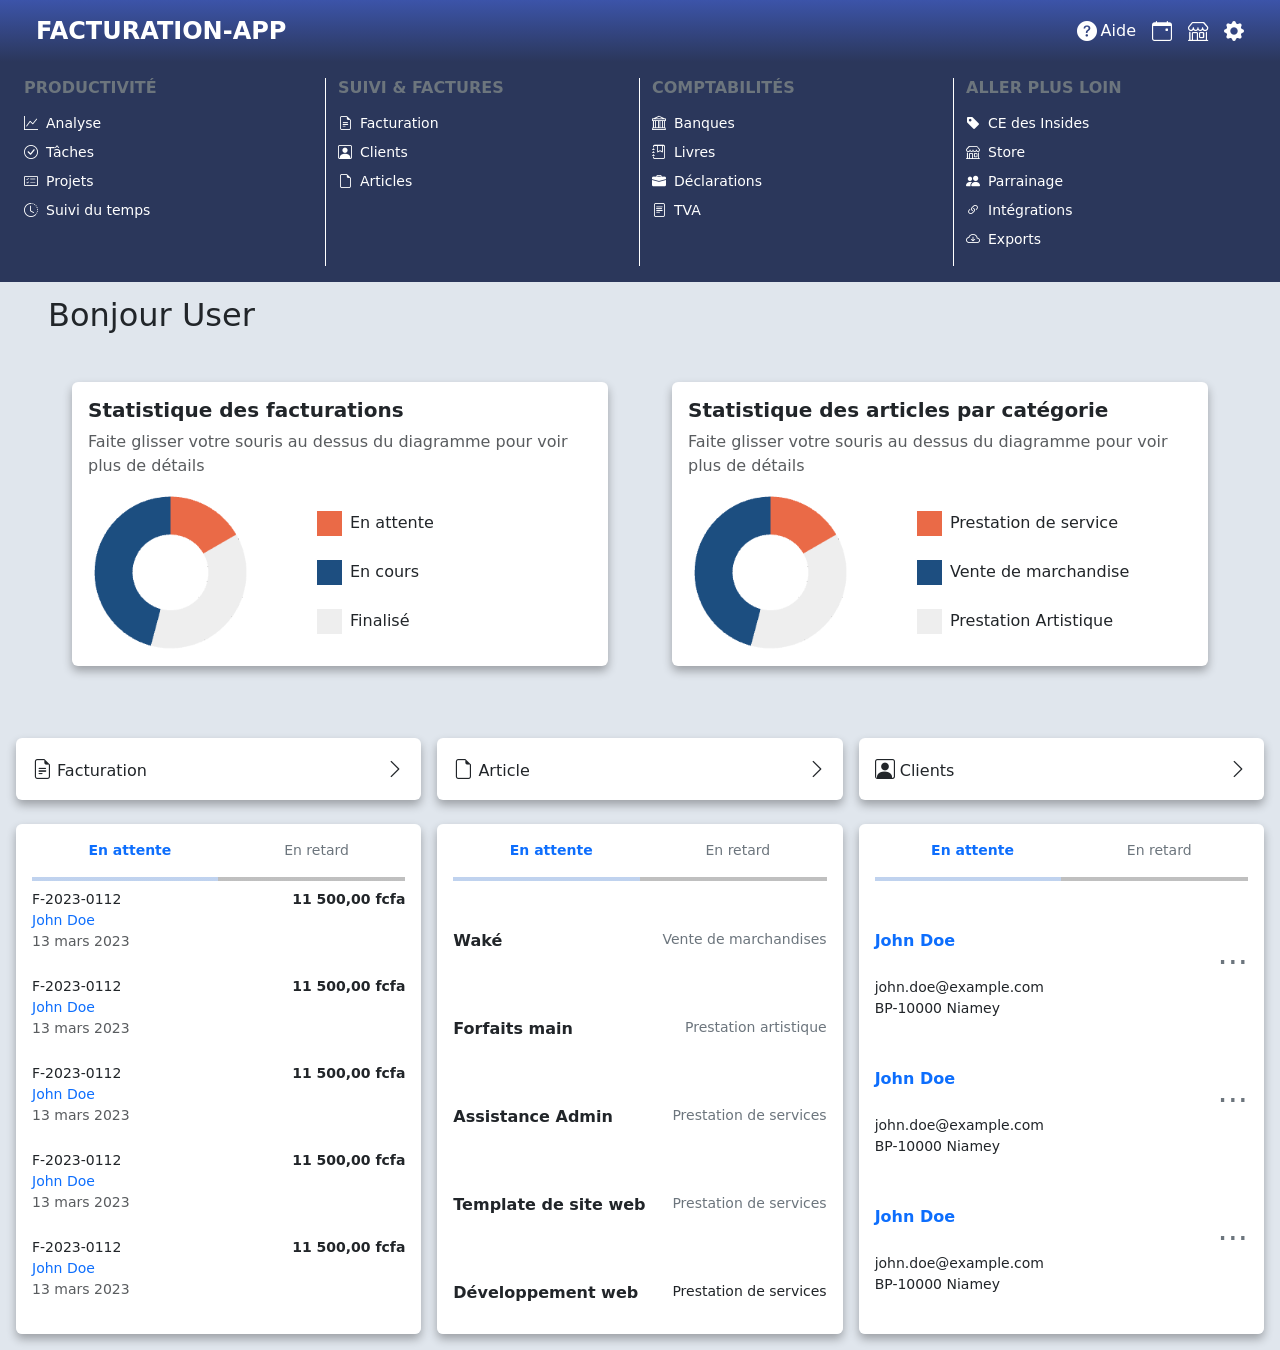
<file: index.html>
<!DOCTYPE html>
<html lang="en">

<head>
    <meta charset="UTF-8">
    <meta name="viewport" content="width=device-width, initial-scale=1.0">
    <title>Home</title>
    <link href="https://cdn.jsdelivr.net/npm/bootstrap@5.2.3/dist/css/bootstrap.min.css" rel="stylesheet"
        integrity="sha384-rbsA2VBKQhggwzxH7pPCaAqO46MgnOM80zW1RWuH61DGLwZJEdK2Kadq2F9CUG65" crossorigin="anonymous">
    <link rel="stylesheet" href="https://cdnjs.cloudflare.com/ajax/libs/font-awesome/6.5.0/css/all.min.css">
    <link rel="stylesheet" href="https://cdn.jsdelivr.net/npm/bootstrap-icons@1.13.1/font/bootstrap-icons.min.css">
    <link rel="stylesheet" href="style.css">
</head>

<body>
    <div class="premier position-fixed w-100 top-0" style="z-index: 999; margin-bottom: auto;">
        <!-- Header Principal -->
        <header style="background: linear-gradient(to bottom, #3C54A9, #2B375B);">
            <div class="container-fluid">
                <div class="row align-items-center py-3 px-4">
                    <div class="col-auto">
                        <h4 class="mb-0 text-white fw-bold">FACTURATION-APP</h4>
                    </div>
                    <div class="col"></div>
                    <div class="col-auto">
                        <div class="d-flex gap-3 align-items-center">
                            <a href="#"
                                class="text-white text-decoration-none d-flex justify-content-center align-items-center gap-1"
                                title="Aide">
                                <i class="bi bi-question-circle-fill fs-5"></i>
                                <span>Aide</span>
                            </a>
                            <a href="#" class="text-white text-decoration-none" title="Fichier">
                                <i class="bi bi-calendar-event fs-5"></i>
                            </a>
                            <a href="#" class="text-white text-decoration-none" title="Bâtiment">
                                <i class="bi bi-shop fs-5"></i>
                            </a>
                            <a href="#" class="text-white text-decoration-none" title="Paramètres">
                                <i class="bi bi-gear-fill fs-5"></i>
                            </a>
                        </div>
                    </div>
                </div>
            </div>
        </header>

        <!-- Menu de Navigation -->
        <nav style="background: #2B375B; min-height: 120px;">
            <div class="container-fluid px-4 py-3">
                <!-- Navigation Mobile -->
                <div class="d-lg-none">

                    <div class="dropdown mb-2">
                        <button class="btn w-100 text-start text-white" style="background:#3C54A9;"
                            data-bs-toggle="dropdown">
                            PRODUCTIVITÉ
                        </button>
                        <ul class="dropdown-menu w-100">
                            <li><a class="dropdown-item" href="#">Analyse</a></li>
                            <li><a class="dropdown-item" href="#">Tâches</a></li>
                            <li><a class="dropdown-item" href="#">Projets</a></li>
                            <li><a class="dropdown-item" href="#">Suivi du temps</a></li>
                        </ul>
                    </div>

                    <div class="dropdown mb-2">
                        <button class="btn w-100 text-start text-white" style="background:#3C54A9;"
                            data-bs-toggle="dropdown">
                            SUIVI & FACTURES
                        </button>
                        <ul class="dropdown-menu w-100">
                            <li><a class="dropdown-item" href="facturation.html">Facturation</a></li>
                            <li><a class="dropdown-item" href="client.html">Clients</a></li>
                            <li><a class="dropdown-item" href="Article.html">Articles</a></li>
                        </ul>
                    </div>

                    <div class="dropdown mb-2">
                        <button class="btn w-100 text-start text-white" style="background:#3C54A9;"
                            data-bs-toggle="dropdown">
                            COMPTABILITÉS
                        </button>
                        <ul class="dropdown-menu w-100">
                            <li><a class="dropdown-item" href="#">Banques</a></li>
                            <li><a class="dropdown-item" href="#">Livres</a></li>
                            <li><a class="dropdown-item" href="#">Déclarations</a></li>
                            <li><a class="dropdown-item" href="#">TVA</a></li>
                        </ul>
                    </div>

                    <div class="dropdown">
                        <button class="btn w-100 text-start text-white" style="background:#3C54A9;"
                            data-bs-toggle="dropdown">
                            ALLER PLUS LOIN
                        </button>
                        <ul class="dropdown-menu w-100">
                            <li><a class="dropdown-item" href="#">CE des Insides</a></li>
                            <li><a class="dropdown-item" href="#">Store</a></li>
                            <li><a class="dropdown-item" href="#">Parrainage</a></li>
                            <li><a class="dropdown-item" href="#">Intégrations</a></li>
                            <li><a class="dropdown-item" href="#">Exports</a></li>
                        </ul>
                    </div>

                </div>
                <div class="row d-none d-lg-flex">
                    <!-- Colonne 1: PRODUCTIVITÉ -->
                    <div class="col-12 col-md-6 col-lg-3" style="border-right: 1px solid #ffff; padding-right: 20px;">
                        <h6 class="text-secondary fw-bold mb-3">PRODUCTIVITÉ</h6>
                        <ul class="list-unstyled">
                            <li><a href="#"
                                    class="text-white text-decoration-none small d-flex align-items-center gap-2"><i
                                        class="bi bi-graph-up"></i>Analyse</a></li>
                            <li><a href="#"
                                    class="text-white text-decoration-none small d-flex align-items-center gap-2 mt-2"><i
                                        class="bi bi-check-circle"></i>Tâches</a></li>
                            <li><a href="#"
                                    class="text-white text-decoration-none small d-flex align-items-center gap-2 mt-2"><i
                                        class="bi bi-card-checklist"></i>Projets</a></li>
                            <li><a href="#"
                                    class="text-white text-decoration-none small d-flex align-items-center gap-2 mt-2"><i
                                        class="bi bi-clock-history"></i>Suivi du temps</a></li>
                        </ul>
                    </div>

                    <!-- Colonne 2: SUIVI & FACTURES -->
                    <div class="col-12 col-md-6 col-lg-3" style="border-right: 1px solid #ffff; padding-right: 20px;">
                        <h6 class="text-secondary fw-bold mb-3">SUIVI & FACTURES</h6>
                        <ul class="list-unstyled">
                            <li><a href="facturation.html"
                                    class="text-white text-decoration-none small d-flex align-items-center gap-2"><i
                                        class="bi bi-file-earmark-text"></i>Facturation</a></li>
                            <li><a href="client.html"
                                    class="text-white text-decoration-none small d-flex align-items-center gap-2 mt-2"><i
                                        class="bi bi-person-square"></i>Clients</a></li>
                            <li><a href="Article.html"
                                    class="text-white text-decoration-none small d-flex align-items-center gap-2 mt-2"><i
                                        class="bi bi-file-earmark"></i>Articles</a></li>
                        </ul>
                    </div>

                    <!-- Colonne 3: COMPTABILITÉS -->
                    <div class="col-12 col-md-6 col-lg-3" style="border-right: 1px solid #ffff; padding-right: 20px;">
                        <h6 class="text-secondary fw-bold mb-3">COMPTABILITÉS</h6>
                        <ul class="list-unstyled">
                            <li><a href="#"
                                    class="text-white text-decoration-none small d-flex align-items-center gap-2"><i
                                        class="bi bi-bank"></i>Banques</a></li>
                            <li><a href="#"
                                    class="text-white text-decoration-none small d-flex align-items-center gap-2 mt-2"><i
                                        class="bi bi-journal-bookmark"></i>Livres</a></li>
                            <li><a href="#"
                                    class="text-white text-decoration-none small d-flex align-items-center gap-2 mt-2"><i
                                        class="bi bi-briefcase-fill"></i>Déclarations</a></li>
                            <li><a href="#"
                                    class="text-white text-decoration-none small d-flex align-items-center gap-2 mt-2"><i
                                        class="bi bi-file-text"></i>TVA</a></li>
                        </ul>
                    </div>

                    <!-- Colonne 4: ALLER PLUS LOIN -->
                    <div class="col-12 col-md-6 col-lg-3">
                        <h6 class="text-secondary fw-bold mb-3">ALLER PLUS LOIN</h6>
                        <ul class="list-unstyled">
                            <li><a href="#"
                                    class="text-white text-decoration-none small d-flex align-items-center gap-2"><i
                                        class="bi bi-tag-fill"></i>CE des Insides</a></li>
                            <li><a href="#"
                                    class="text-white text-decoration-none small d-flex align-items-center gap-2 mt-2"><i
                                        class="bi bi-shop"></i>Store</a></li>
                            <li><a href="#"
                                    class="text-white text-decoration-none small d-flex align-items-center gap-2 mt-2"><i
                                        class="bi bi-people-fill"></i>Parrainage</a></li>
                            <li><a href="#"
                                    class="text-white text-decoration-none small d-flex align-items-center gap-2 mt-2"><i
                                        class="bi bi-link-45deg"></i>Intégrations</a></li>
                            <li><a href="#"
                                    class="text-white text-decoration-none small d-flex align-items-center gap-2 mt-2"><i
                                        class="bi bi-cloud-arrow-down"></i>Exports</a></li>
                        </ul>
                    </div>
                </div>
            </div>
        </nav>

    </div>

    <main style="padding-top: 280px;">
        <div class="mt-3 m-5">
            <h2 class="mb-4">Bonjour User</h2>
            <div class="d-flex flex-column flex-lg-row gap-3 w-100">

                <div class="card p-3 w-50 m-4 border-0" style="box-shadow: 0 5px 10px rgba(0,0,0,0.3);">
                    <h5 class="fw-bold">Statistique des facturations</h5>
                    <p class="text-muted">Faite glisser votre souris au dessus du diagramme pour voir plus de détails
                    </p>
                    <div class="d-flex align-items-center gap-2">
                        <div>
                            <img class="w-75" src="Design Panel/Doughnut.png" alt="">
                        </div>

                        <div>
                            <div class="legend d-flex align-items-center gap-2 mb-4">
                                <span class="legend-color"
                                    style="background-color: #EA6A47; width: 25px; height: 25px;"></span>
                                <span class="legend-label">En attente</span>
                            </div>
                            <div class="legend d-flex align-items-center gap-2 mb-4">
                                <span class="legend-color"
                                    style="background-color: #1D4E80; width: 25px; height: 25px;"></span>
                                <span class="legend-label">En cours</span>
                            </div>
                            <div class="legend d-flex align-items-center gap-2">
                                <span class="legend-color"
                                    style="background-color: #EEEEEE; width: 25px; height: 25px;"></span>
                                <span class="legend-label">Finalisé</span>
                            </div>
                        </div>

                    </div>
                </div>
                <div class="card p-3 w-50 m-4 border-0" style="box-shadow: 0 5px 10px rgba(0,0,0,0.3);">
                    <h5 class="fw-bold">Statistique des articles par catégorie</h5>
                    <p class="text-muted">Faite glisser votre souris au dessus du diagramme pour voir plus de détails
                    </p>
                    <div class="d-flex align-items-center gap-2">
                        <div>
                            <img class="w-75" src="Design Panel/Doughnut.png" alt="">
                        </div>

                        <div>
                            <div class="legend d-flex align-items-center gap-2 mb-4">
                                <span class="legend-color"
                                    style="background-color: #EA6A47; width: 25px; height: 25px;"></span>
                                <span class="legend-label">Prestation de service</span>
                            </div>
                            <div class="legend d-flex align-items-center gap-2 mb-4">
                                <span class="legend-color"
                                    style="background-color: #1D4E80; width: 25px; height: 25px;"></span>
                                <span class="legend-label">Vente de marchandise</span>
                            </div>
                            <div class="legend d-flex align-items-center gap-2">
                                <span class="legend-color"
                                    style="background-color: #EEEEEE; width: 25px; height: 25px;"></span>
                                <span class="legend-label">Prestation Artistique</span>
                            </div>
                        </div>

                    </div>
                </div>
            </div>
        </div>
        <div class="m-3">
            <div class="row g-3">

                <div class="col-md-4">
                    <a href="#facturations" class="text-decoration-none text-black">
                        <div class="card p-3 d-flex justify-content-center"
                            style="box-shadow: 0 5px 10px rgba(0,0,0,0.3);">
                            <div class="d-flex justify-content-between">
                                <p class="m-0"><i class="bi bi-file-earmark-text fs-5"></i> Facturation</p>
                                <i class="bi bi-chevron-right fs-5"></i>
                            </div>
                        </div>
                    </a>
                </div>

                <div class="col-md-4">
                    <a href="#articles" class="text-decoration-none text-black">
                        <div class="card p-3 d-flex justify-content-center"
                            style="box-shadow: 0 5px 10px rgba(0,0,0,0.3);">
                            <div class="d-flex justify-content-between">
                                <p class="m-0"><i class="bi bi-file-earmark fs-5"></i> Article</p>
                                <i class="bi bi-chevron-right fs-5"></i>
                            </div>
                        </div>
                    </a>
                </div>

                <div class="col-md-4">
                    <a href="#clients" class="text-decoration-none text-black">
                        <div class="card p-3 d-flex justify-content-center"
                            style="box-shadow: 0 5px 10px rgba(0,0,0,0.3);">
                            <div class="d-flex justify-content-between">
                                <p class="m-0"><i class="bi bi-person-square fs-5"></i> Clients</p>
                                <i class="bi bi-chevron-right fs-5"></i>
                            </div>
                        </div>
                    </a>
                </div>

            </div>
            <div class="row g-3 mt-2">

                <!-- Card Facturation -->
                <div class="col-md-4" id="facturations">
                    <div class="card border-0 h-100"
                        style="box-shadow: 0 5px 10px rgba(0,0,0,0.3); height: 510px !important; overflow-y: auto;">
                        <div class="card-body">
                            <div class="d-flex justify-content-around mb-3">
                                <small class="text-primary fw-bold">En attente</small>
                                <small class="text-secondary">En retard</small>
                            </div>
                            <hr class="my-2" style="
        height: 4px;
        border: none;
        background: linear-gradient(to right, #014cbd 50%, black 50%);
    ">
                            <div class="mb-4">
                                <div class="d-flex justify-content-between">
                                    <small class="">F-2023-0112</small>
                                    <small class="fw-bold">11 500,00 fcfa</small>
                                </div>
                                <small class="text-primary d-block">John Doe</small>
                                <small class="text-muted d-block">13 mars 2023</small>
                            </div>
                            <div class="mb-4">
                                <div class="d-flex justify-content-between">
                                    <small class="">F-2023-0112</small>
                                    <small class="fw-bold">11 500,00 fcfa</small>
                                </div>
                                <small class="text-primary d-block">John Doe</small>
                                <small class="text-muted d-block">13 mars 2023</small>
                            </div>
                            <div class="mb-4">
                                <div class="d-flex justify-content-between">
                                    <small class="">F-2023-0112</small>
                                    <small class="fw-bold">11 500,00 fcfa</small>
                                </div>
                                <small class="text-primary d-block">John Doe</small>
                                <small class="text-muted d-block">13 mars 2023</small>
                            </div>
                            <div class="mb-4">
                                <div class="d-flex justify-content-between">
                                    <small class="">F-2023-0112</small>
                                    <small class="fw-bold">11 500,00 fcfa</small>
                                </div>
                                <small class="text-primary d-block">John Doe</small>
                                <small class="text-muted d-block">13 mars 2023</small>
                            </div>
                            <div class="mb-4">
                                <div class="d-flex justify-content-between">
                                    <small class="">F-2023-0112</small>
                                    <small class="fw-bold">11 500,00 fcfa</small>
                                </div>
                                <small class="text-primary d-block">John Doe</small>
                                <small class="text-muted d-block">13 mars 2023</small>
                            </div>
                        </div>
                    </div>
                </div>

                <!-- Card Articles -->
                <div class="col-md-4" id="articles">
                    <div class="card border-0 h-100"
                        style="box-shadow: 0 5px 10px rgba(0,0,0,0.3); height: 510px !important; overflow-y: auto;">
                        <div class="card-body">
                            <div class="d-flex justify-content-around mb-3">
                                <small class="text-primary fw-bold">En attente</small>
                                <small class="text-secondary">En retard</small>
                            </div>
                            <hr class="my-2"
                                style="height: 4px; border: none; background: linear-gradient(to right, #014cbd 50%, black 50%);">
                            <div class="mb-5 mt-5">
                                <div class="d-flex justify-content-between">
                                    <p class="fw-bold">Waké</p>
                                    <small class="text-secondary">Vente de marchandises</small>
                                </div>
                            </div>
                            <div class="mb-5">
                                <div class="d-flex justify-content-between">
                                    <p class="fw-bold">Forfaits main</p>
                                    <small class="text-secondary">Prestation artistique</small>
                                </div>
                            </div>
                            <div class="mb-5">
                                <div class="d-flex justify-content-between">
                                    <p class="fw-bold">Assistance Admin</p>
                                    <small class="text-secondary">Prestation de services</small>
                                </div>
                            </div>
                            <div class="mb-5">
                                <div class="d-flex justify-content-between">
                                    <p class="fw-bold">Template de site web</p>
                                    <small class="text-secondary">Prestation de services</small>
                                </div>
                            </div>
                            <div class="mb-5">
                                <div class="d-flex justify-content-between">
                                    <p class="fw-bold">Développement web</p>
                                    <small class="">Prestation de services</small>
                                </div>
                            </div>
                        </div>
                    </div>
                </div>

                <!-- Card Clients -->
                <div class="col-md-4" id="clients">
                    <div class="card border-0 h-100"
                        style="box-shadow: 0 5px 10px rgba(0,0,0,0.3); height: 510px !important; overflow-y: auto;">
                        <div class="card-body">
                            <div class="d-flex justify-content-around mb-3">
                                <small class="text-primary fw-bold">En attente</small>
                                <small class="text-secondary">En retard</small>
                            </div>
                            <hr class="my-2"
                                style="height: 4px; border: none; background: linear-gradient(to right, #014cbd 50%, black 50%);">
                            <div class="mb-5 mt-5">
                                <div class="d-flex justify-content-between">
                                    <p class="fw-bold text-primary m-0">John Doe</p>
                                    <small class="text-secondary fs-2">...</small>
                                </div>
                                <div class="d-flex flex-column">
                                    <small>john.doe@example.com</small>
                                    <small>BP-10000 Niamey</small>
                                </div>
                            </div>
                            <div class="mb-5 mt-5">
                                <div class="d-flex justify-content-between">
                                    <p class="fw-bold text-primary m-0">John Doe</p>
                                    <small class="text-secondary fs-2">...</small>
                                </div>
                                <div class="d-flex flex-column">
                                    <small>john.doe@example.com</small>
                                    <small>BP-10000 Niamey</small>
                                </div>
                            </div>
                            <div class="mb-5 mt-5">
                                <div class="d-flex justify-content-between">
                                    <p class="fw-bold text-primary m-0">John Doe</p>
                                    <small class="text-secondary fs-2">...</small>
                                </div>
                                <div class="d-flex flex-column">
                                    <small>john.doe@example.com</small>
                                    <small>BP-10000 Niamey</small>
                                </div>
                            </div>
                        </div>
                    </div>
                </div>

            </div>
        </div>
    </main>

    <script src="https://cdn.jsdelivr.net/npm/bootstrap@5.2.3/dist/js/bootstrap.bundle.min.js"
        integrity="sha384-kenU1KFdBIe4zVF0s0G1M5b4hcpxyD9F7jL+jjXkk+Q2h455rYXK/7HAuoJl+0I4"
        crossorigin="anonymous"></script>
</body>

</html>
</file>
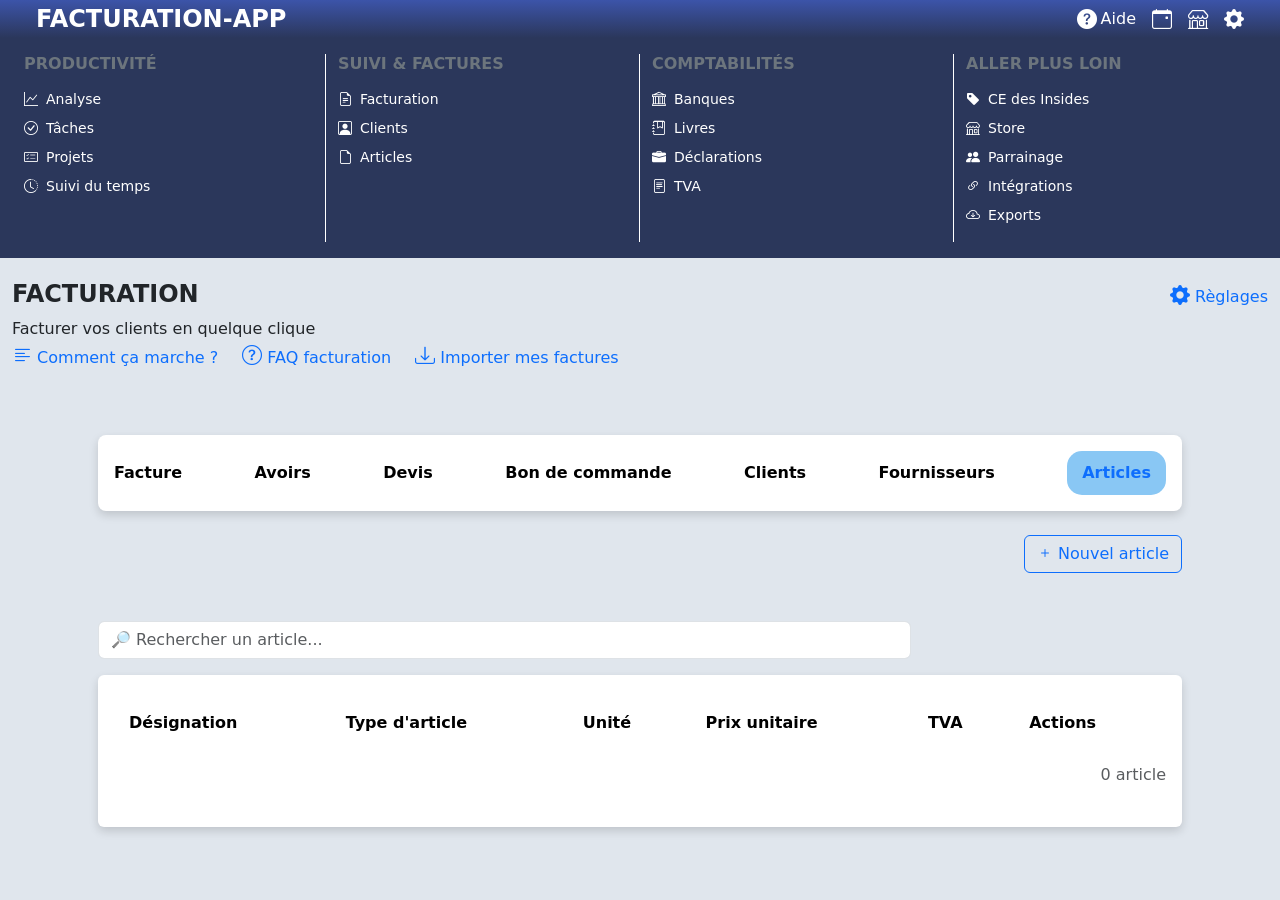
<file: Article.html>
<!DOCTYPE html>
<html lang="en">

<head>
    <meta charset="UTF-8">
    <meta name="viewport" content="width=device-width, initial-scale=1.0">
    <title>Home</title>
    <link href="https://cdn.jsdelivr.net/npm/bootstrap@5.2.3/dist/css/bootstrap.min.css" rel="stylesheet"
        integrity="sha384-rbsA2VBKQhggwzxH7pPCaAqO46MgnOM80zW1RWuH61DGLwZJEdK2Kadq2F9CUG65" crossorigin="anonymous">
    <link rel="stylesheet" href="https://cdnjs.cloudflare.com/ajax/libs/font-awesome/6.5.0/css/all.min.css">
    <link rel="stylesheet" href="https://cdn.jsdelivr.net/npm/bootstrap-icons@1.13.1/font/bootstrap-icons.min.css">
    <link rel="stylesheet" href="style.css">
</head>

<body>
    <div class="premier position-fixed w-100 top-0" style="z-index: 999; margin-bottom: auto;">
        <!-- Header Principal -->
        <header style="background: linear-gradient(to bottom, #3C54A9, #2B375B);">
            <div class="container-fluid">
                <div class="row align-items-center py-1 px-4">
                    <div class="col-auto">
                        <h4 class="mb-0 text-white fw-bold">FACTURATION-APP</h4>
                    </div>
                    <div class="col"></div>
                    <div class="col-auto">
                        <div class="d-flex gap-3 align-items-center">
                            <a href="#"
                                class="text-white text-decoration-none d-flex justify-content-center align-items-center gap-1"
                                title="Aide">
                                <i class="bi bi-question-circle-fill fs-5"></i>
                                <span>Aide</span>
                            </a>
                            <a href="#" class="text-white text-decoration-none" title="Fichier">
                                <i class="bi bi-calendar-event fs-5"></i>
                            </a>
                            <a href="#" class="text-white text-decoration-none" title="Bâtiment">
                                <i class="bi bi-shop fs-5"></i>
                            </a>
                            <a href="#" class="text-white text-decoration-none" title="Paramètres">
                                <i class="bi bi-gear-fill fs-5"></i>
                            </a>
                        </div>
                    </div>
                </div>
            </div>
        </header>

        <!-- Menu de Navigation -->
        <nav style="background: #2B375B; min-height: 120px;">
            <div class="container-fluid px-4 py-3">
                <!-- Navigation Mobile -->
                <div class="d-lg-none">

                    <div class="dropdown mb-2">
                        <button class="btn w-100 text-start text-white" style="background:#3C54A9;"
                            data-bs-toggle="dropdown">
                            PRODUCTIVITÉ
                        </button>
                        <ul class="dropdown-menu w-100">
                            <li><a class="dropdown-item" href="#">Analyse</a></li>
                            <li><a class="dropdown-item" href="#">Tâches</a></li>
                            <li><a class="dropdown-item" href="#">Projets</a></li>
                            <li><a class="dropdown-item" href="#">Suivi du temps</a></li>
                        </ul>
                    </div>

                    <div class="dropdown mb-2">
                        <button class="btn w-100 text-start text-white" style="background:#3C54A9;"
                            data-bs-toggle="dropdown">
                            SUIVI & FACTURES
                        </button>
                        <ul class="dropdown-menu w-100">
                            <li><a class="dropdown-item" href="facturation.html">Facturation</a></li>
                            <li><a class="dropdown-item" href="client.html">Clients</a></li>
                            <li><a class="dropdown-item" href="Article.html">Articles</a></li>
                        </ul>
                    </div>

                    <div class="dropdown mb-2">
                        <button class="btn w-100 text-start text-white" style="background:#3C54A9;"
                            data-bs-toggle="dropdown">
                            COMPTABILITÉS
                        </button>
                        <ul class="dropdown-menu w-100">
                            <li><a class="dropdown-item" href="#">Banques</a></li>
                            <li><a class="dropdown-item" href="#">Livres</a></li>
                            <li><a class="dropdown-item" href="#">Déclarations</a></li>
                            <li><a class="dropdown-item" href="#">TVA</a></li>
                        </ul>
                    </div>

                    <div class="dropdown">
                        <button class="btn w-100 text-start text-white" style="background:#3C54A9;"
                            data-bs-toggle="dropdown">
                            ALLER PLUS LOIN
                        </button>
                        <ul class="dropdown-menu w-100">
                            <li><a class="dropdown-item" href="#">CE des Insides</a></li>
                            <li><a class="dropdown-item" href="#">Store</a></li>
                            <li><a class="dropdown-item" href="#">Parrainage</a></li>
                            <li><a class="dropdown-item" href="#">Intégrations</a></li>
                            <li><a class="dropdown-item" href="#">Exports</a></li>
                        </ul>
                    </div>

                </div>
                <div class="row d-none d-lg-flex">
                    <!-- Colonne 1: PRODUCTIVITÉ -->
                    <div class="col-12 col-md-6 col-lg-3" style="border-right: 1px solid #ffff; padding-right: 20px;">
                        <h6 class="text-secondary fw-bold mb-3">PRODUCTIVITÉ</h6>
                        <ul class="list-unstyled">
                            <li><a href="#"
                                    class="text-white text-decoration-none small d-flex align-items-center gap-2"><i
                                        class="bi bi-graph-up"></i>Analyse</a></li>
                            <li><a href="#"
                                    class="text-white text-decoration-none small d-flex align-items-center gap-2 mt-2"><i
                                        class="bi bi-check-circle"></i>Tâches</a></li>
                            <li><a href="#"
                                    class="text-white text-decoration-none small d-flex align-items-center gap-2 mt-2"><i
                                        class="bi bi-card-checklist"></i>Projets</a></li>
                            <li><a href="#"
                                    class="text-white text-decoration-none small d-flex align-items-center gap-2 mt-2"><i
                                        class="bi bi-clock-history"></i>Suivi du temps</a></li>
                        </ul>
                    </div>

                    <!-- Colonne 2: SUIVI & FACTURES -->
                    <div class="col-12 col-md-6 col-lg-3" style="border-right: 1px solid #ffff; padding-right: 20px;">
                        <h6 class="text-secondary fw-bold mb-3">SUIVI & FACTURES</h6>
                        <ul class="list-unstyled">
                            <li><a href="facturation.html"
                                    class="text-white text-decoration-none small d-flex align-items-center gap-2"><i
                                        class="bi bi-file-earmark-text"></i>Facturation</a></li>
                            <li><a href="client.html"
                                    class="text-white text-decoration-none small d-flex align-items-center gap-2 mt-2"><i
                                        class="bi bi-person-square"></i>Clients</a></li>
                            <li><a href="Article.html"
                                    class="text-white text-decoration-none small d-flex align-items-center gap-2 mt-2"><i
                                        class="bi bi-file-earmark"></i>Articles</a></li>
                        </ul>
                    </div>

                    <!-- Colonne 3: COMPTABILITÉS -->
                    <div class="col-12 col-md-6 col-lg-3" style="border-right: 1px solid #ffff; padding-right: 20px;">
                        <h6 class="text-secondary fw-bold mb-3">COMPTABILITÉS</h6>
                        <ul class="list-unstyled">
                            <li><a href="#"
                                    class="text-white text-decoration-none small d-flex align-items-center gap-2"><i
                                        class="bi bi-bank"></i>Banques</a></li>
                            <li><a href="#"
                                    class="text-white text-decoration-none small d-flex align-items-center gap-2 mt-2"><i
                                        class="bi bi-journal-bookmark"></i>Livres</a></li>
                            <li><a href="#"
                                    class="text-white text-decoration-none small d-flex align-items-center gap-2 mt-2"><i
                                        class="bi bi-briefcase-fill"></i>Déclarations</a></li>
                            <li><a href="#"
                                    class="text-white text-decoration-none small d-flex align-items-center gap-2 mt-2"><i
                                        class="bi bi-file-text"></i>TVA</a></li>
                        </ul>
                    </div>

                    <!-- Colonne 4: ALLER PLUS LOIN -->
                    <div class="col-12 col-md-6 col-lg-3">
                        <h6 class="text-secondary fw-bold mb-3">ALLER PLUS LOIN</h6>
                        <ul class="list-unstyled">
                            <li><a href="#"
                                    class="text-white text-decoration-none small d-flex align-items-center gap-2"><i
                                        class="bi bi-tag-fill"></i>CE des Insides</a></li>
                            <li><a href="#"
                                    class="text-white text-decoration-none small d-flex align-items-center gap-2 mt-2"><i
                                        class="bi bi-shop"></i>Store</a></li>
                            <li><a href="#"
                                    class="text-white text-decoration-none small d-flex align-items-center gap-2 mt-2"><i
                                        class="bi bi-people-fill"></i>Parrainage</a></li>
                            <li><a href="#"
                                    class="text-white text-decoration-none small d-flex align-items-center gap-2 mt-2"><i
                                        class="bi bi-link-45deg"></i>Intégrations</a></li>
                            <li><a href="#"
                                    class="text-white text-decoration-none small d-flex align-items-center gap-2 mt-2"><i
                                        class="bi bi-cloud-arrow-down"></i>Exports</a></li>
                        </ul>
                    </div>
                </div>
            </div>
        </nav>

    </div>

    <main style="padding-top: 280px;">
        <div class="container-fluid">
            <div class="d-flex justify-content-between">
                <h4 class="fw-bold">FACTURATION</h4>
                <a href="#" class="text-primary text-decoration-none" title="Paramètres">
                    <i class="bi bi-gear-fill fs-5"></i>
                    Règlages
                </a>
            </div>
            <span>Facturer vos clients en quelque clique</span>
            <div class="d-flex gap-4">
                <a href="#" class="text-primary text-decoration-none" title="Comment ça marche">
                    <i class="bi bi-text-left fs-5"></i>
                    Comment ça marche ?
                </a>
                <a href="#" class="text-primary text-decoration-none" title="FAQ">
                    <i class="bi bi-question-circle fs-5"></i>
                    FAQ facturation
                </a>
                <a href="#" class="text-primary text-decoration-none" title="Import">
                    <i class="bi bi-download fs-5"></i>
                    Importer mes factures
                </a>
            </div>
            <div class="container mb-5 ">
                <div data-bs-spy="scroll" data-bs-target="#navbar-example2" data-bs-root-margin="0px 0px -40%"
                    data-bs-smooth-scroll="true" class="scrollspy-example p-3 rounded-2" tabindex="0"
                    style="overflow-y: auto; height: auto;" data-bs-spy="scroll" data-bs-target="#navbar-example2"
                    data-bs-root-margin="0px 0px -40%" data-bs-smooth-scroll="true"
                    class="scrollspy-example p-3 rounded-2" tabindex="0">

                    <div class="card text-white w-100 mt-5 rounded-3">

                        <div class="card-body">

                            <!-- NAVIGATION -->
                            <div class="d-flex justify-content-between align-items-center flex-wrap nav nav-pills">

                                <!-- Facture -->
                                <button class="nav-card border-0 p-0 fw-bold" data-bs-toggle="pill"
                                    data-bs-target="#Facture">
                                    Facture
                                </button>

                                <!-- Avoirs -->
                                <button class="nav-card border-0 p-0 fw-bold" data-bs-toggle="pill"
                                    data-bs-target="#Avoirs">
                                    Avoirs
                                </button>

                                <!-- Devis -->
                                <button class="nav-card border-0 p-0 fw-bold" data-bs-toggle="pill"
                                    data-bs-target="#Devis">
                                    Devis
                                </button>

                                <!-- Bon de commande -->
                                <button class="nav-card border-0 p-0 fw-bold" data-bs-toggle="pill"
                                    data-bs-target="#commande">
                                    Bon de commande
                                </button>

                                <!-- Clients -->
                                <button class="nav-card border-0 p-0 fw-bold" data-bs-toggle="pill"
                                    data-bs-target="#Clients">
                                    Clients
                                </button>

                                <!-- Fournisseurs -->
                                <button class="nav-card border-0 p-0 fw-bold" data-bs-toggle="pill"
                                    data-bs-target="#Fournisseurs">
                                    Fournisseurs
                                </button>

                                <!-- Articles -->
                                <button class="nav-card active border-0 p-0 fw-bold" data-bs-toggle="pill"
                                    data-bs-target="#Articles">
                                    Articles
                                </button>

                            </div>
                        </div>
                    </div>
                    <!-- CONTENU -->
                    <div class="tab-content mt-4">

                        <!-- Facture -->
                        <div class="tab-pane fade" id="Facture">
                            <div class="d-flex gap-4 justify-content-end">
                                <a class="btn border-primary text-primary" href="CreerFacture.html" role="button">
                                    <i class="bi bi-plus"></i> Nouvelle facture
                                </a>
                                <a class="btn border-primary text-primary" href="CreerAcompte.html" role="button">
                                    <i class="bi bi-plus"></i> Créer un acompte
                                </a>
                                <button class="btn border-none text-white" style="background-color: #27375E;"
                                    type="button">
                                    <i class="bi bi-database-gear"></i> Automatiser
                                </button>
                            </div>
                            <div class="offcanvas offcanvas-end border-0" tabindex="-1" id="offcanvasfacture"
                                aria-labelledby="offcanvasExampleLabel"
                                style="width: 830px; background-color: #E0E6ED;">

                                <!-- Header -->
                                <div
                                    class="offcanvas-header bg-white border-bottom px-4 py-3 d-flex justify-content-between align-items-start">

                                    <!-- Infos -->
                                    <div class="d-flex flex-column">

                                        <span class="text-muted small">
                                            Document de facturation
                                        </span>

                                        <h2 class="fw-bold m-0">
                                            D-2023-0112
                                        </h2>

                                        <span class="fw-semibold">
                                            Nom du client
                                        </span>

                                        <div class="d-flex gap-3 mt-1 flex-wrap">

                                            <small class="fw-bold">
                                                10 000 fcfa HT
                                            </small>

                                            <small class="fw-bold">
                                                10 000 fcfa TTC
                                            </small>

                                            <small>
                                                <i class="bi bi-clock"></i>
                                                13 mars 2023
                                            </small>

                                            <small>
                                                <i class="bi bi-calendar4-event"></i>
                                                13 mars 2023
                                            </small>

                                        </div>

                                    </div>

                                    <!-- Actions -->
                                    <div class="d-flex align-items-center gap-3">

                                        <span class="badge rounded-pill text-primary px-4 py-2"
                                            style="background-color: #b9e0ff;">
                                            Finalisé
                                        </span>

                                        <button class="btn border-0 p-0">
                                            <i class="bi bi-three-dots fs-4"></i>
                                        </button>

                                    </div>

                                </div>

                                <!-- Body -->
                                <div class="offcanvas-body p-4 overflow-auto">

                                    <!-- Tabs -->
                                    <div class="d-flex justify-content-center gap-5 mb-5">

                                        <div class="text-center">

                                            <p class="fw-semibold text-primary mb-2">
                                                Prévisualisation
                                            </p>

                                            <div class="bg-primary rounded" style="height: 2px; width: 250px;">
                                            </div>

                                        </div>

                                        <div>
                                            <p class="fw-semibold text-secondary">
                                                Relation
                                            </p>
                                        </div>

                                    </div>

                                    <!-- Document -->
                                    <div class="card border-0 mx-auto"
                                        style="max-width: 760px; box-shadow: 0 0 0 1px rgba(0,0,0,0.03), 0 10px 30px rgba(0,0,0,0.10), 0 30px 60px rgba(0,0,0,0.08);">

                                        <div class="card-body p-5">

                                            <!-- Header -->
                                            <div class="d-flex justify-content-between align-items-start flex-wrap">

                                                <!-- Logo -->
                                                <div>
                                                    <img src="logo.png" alt="Logo" style="width: 180px;">
                                                </div>

                                                <!-- Client -->
                                                <div class="text-end">

                                                    <h2 class="fw-bold text-primary">
                                                        Facture
                                                    </h2>

                                                    <h4 class="fw-bold m-0">
                                                        Nom du client
                                                    </h4>

                                                    <p class="m-0">
                                                        Boite postale et ville du client
                                                    </p>

                                                    <p class="m-0">
                                                        Localisation du client
                                                    </p>

                                                </div>

                                            </div>

                                            <hr class="border-dark border-2 opacity-100">

                                            <!-- Infos -->
                                            <div class="row mt-4">

                                                <!-- Prestataire -->
                                                <div class="col-md-6">

                                                    <h4 class="fw-bold">
                                                        Nom du prestataire
                                                    </h4>

                                                    <p class="m-0">
                                                        Boite postale et ville du prestataire
                                                    </p>

                                                    <p class="m-0">
                                                        Localisation du prestataire
                                                    </p>

                                                    <p class="m-0">
                                                        Numéro de tel prestataire
                                                    </p>

                                                    <p class="m-0">
                                                        Email du prestataire
                                                    </p>

                                                </div>

                                                <!-- Dates -->
                                                <div class="col-md-6 d-flex justify-content-end">

                                                    <div>

                                                        <div class="d-flex gap-3">
                                                            <span class="fw-bold text-secondary">
                                                                N° du document
                                                            </span>

                                                            <span>000000</span>
                                                        </div>

                                                        <div class="d-flex gap-3">
                                                            <span class="fw-bold text-secondary">
                                                                Date d'émission
                                                            </span>

                                                            <span>00-00-2025</span>
                                                        </div>

                                                        <div class="d-flex gap-3">
                                                            <span class="fw-bold text-secondary">
                                                                Date de validité
                                                            </span>

                                                            <span>00-00-2025</span>
                                                        </div>

                                                    </div>

                                                </div>

                                            </div>

                                            <!-- Table -->
                                            <div class="table-responsive mt-5">

                                                <table class="table align-middle">

                                                    <thead class="border-bottom border-primary border-2">

                                                        <tr class="text-primary">

                                                            <th>#</th>

                                                            <th style="white-space: nowrap;">
                                                                Désignation et description
                                                            </th>

                                                            <th>Unité</th>
                                                            <th>Quantité</th>

                                                            <th style="white-space: nowrap;">
                                                                Prix u. HT
                                                            </th>

                                                            <th>TVA</th>

                                                            <th style="white-space: nowrap;">
                                                                Montant HT
                                                            </th>

                                                            <th style="white-space: nowrap;">
                                                                Montant TTC
                                                            </th>

                                                        </tr>

                                                    </thead>

                                                    <tbody>

                                                        <tr>

                                                            <td>1</td>

                                                            <td>

                                                                <h6 class="fw-bold">
                                                                    Désignation
                                                                </h6>

                                                                <p class="m-0">
                                                                    Description de l'article
                                                                </p>

                                                                <p class="m-0">
                                                                    paragraphe 1
                                                                </p>

                                                                <p class="m-0">
                                                                    paragraphe 2
                                                                </p>

                                                            </td>

                                                            <td class="text-center">Unité</td>
                                                            <td class="text-center">0</td>
                                                            <td class="text-center">1000</td>
                                                            <td class="text-center">00%</td>
                                                            <td class="text-center">000000</td>
                                                            <td class="text-center">000000</td>

                                                        </tr>

                                                    </tbody>

                                                </table>

                                            </div>

                                            <hr class="border-primary">

                                            <!-- Footer -->
                                            <div class="row mt-5">

                                                <!-- Paiement -->
                                                <div class="col-md-6">

                                                    <h6 class="fw-bold">
                                                        Délai de paiement
                                                    </h6>

                                                    <p>
                                                        30 jours
                                                    </p>

                                                    <h6 class="fw-bold mt-4">
                                                        Moyen de paiement
                                                    </h6>

                                                    <p>
                                                        Virement bancaire
                                                    </p>

                                                </div>

                                                <!-- Totaux -->
                                                <div class="col-md-6 d-flex justify-content-end">

                                                    <div style="min-width: 250px;">

                                                        <div class="d-flex justify-content-between">

                                                            <h5 class="fw-bold">
                                                                Total HT
                                                            </h5>

                                                            <h5>
                                                                10000
                                                            </h5>

                                                        </div>

                                                        <div class="d-flex justify-content-between">

                                                            <h5 class="fw-bold">
                                                                TVA
                                                            </h5>

                                                            <h5>
                                                                2000
                                                            </h5>

                                                        </div>

                                                        <div class="d-flex justify-content-between">

                                                            <h4 class="fw-bold">
                                                                Total TTC
                                                            </h4>

                                                            <h4>
                                                                12000
                                                            </h4>

                                                        </div>

                                                    </div>

                                                </div>

                                            </div>

                                        </div>

                                    </div>

                                </div>

                            </div>
                            <div class="mt-5">
                                <div class="row g-3 align-items-stretch">

                                    <div class="col-md-4">
                                        <div class="card p-2 h-100 d-flex justify-content-center">
                                            <span class="text-muted">Signé</span>
                                            <span class="fs-3 fw-bold">100 000 fcfa</span>
                                            <span class="text-muted fw-bold">100 000 fcfa</span>
                                        </div>
                                    </div>

                                    <div class="col-md-4">
                                        <div class="card p-2 h-100 d-flex justify-content-center">
                                            <span class="text-muted">Finalisé</span>
                                            <span class="fs-3 fw-bold">110 000 fcfa</span>
                                            <span class="text-muted fw-bold">110 000 fcfa</span>
                                        </div>
                                    </div>

                                    <div class="col-md-4">
                                        <div class="card p-2 h-100 d-flex justify-content-center">
                                            <span class="text-muted">Refusé</span>
                                            <span class="fs-3 fw-bold">0 fcfa</span>
                                            <span class="text-muted fw-bold">0 fcfa</span>
                                        </div>
                                    </div>

                                </div>
                                <div class="row g-3 align-items-stretch mt-1">

                                    <div class="col-md-3">
                                        <div class="card p-2 h-100 d-flex justify-content-center"
                                            style="height: 60px; ">
                                            <p class="m-0">
                                                <i class="bi bi-calendar fs-5"></i> Facturation
                                            </p>
                                        </div>
                                    </div>

                                    <div class="col-md-6">
                                        <input type="text" class="form-control h-100"
                                            style="height: 60px; box-shadow: 0 0 0 1px rgba(0,0,0,0.03), 0 10px 30px rgba(0,0,0,0.10), 0 30px 60px rgba(0,0,0,0.08);"
                                            id="formGroupExampleInput"
                                            placeholder="🔎 Rechercher par numero, titre, client...">
                                    </div>

                                    <div class="col-md-3">
                                        <div class="card p-2 h-100 d-flex justify-content-center"
                                            style="height: 60px; box-shadow: 0 0 0 1px rgba(0,0,0,0.03), 0 10px 30px rgba(0,0,0,0.10), 0 30px 60px rgba(0,0,0,0.08);">

                                            <div class="d-flex justify-content-between align-items-center">
                                                <p class="m-0">
                                                    <i class="bi bi-person-square fs-5"></i> Clients
                                                </p>

                                                <i class="bi bi-chevron-down fs-5"></i>
                                            </div>

                                        </div>
                                    </div>

                                </div>
                                <div class="card mt-4">
                                    <div class="card-body">
                                        <div class="table-responsive w-100">
                                            <table class="table table-borderless table-sm w-100">
                                                <caption class="text-end">
                                                    <span>Ligne par page 25 <i class="bi bi-caret-down-fill"></i></span>
                                                    <span>1-5 de 5</span>
                                                    <span><i class="bi bi-chevron-left"></i> 1 <i
                                                            class="bi bi-chevron-right"></i></span>
                                                </caption>
                                                <thead>
                                                    <tr class="p-3">
                                                        <th scope="col">Désignation</th>
                                                        <th scope="col">Status</th>
                                                        <th scope="col">Montant HT</th>
                                                        <th scope="col">Montant TTC</th>
                                                    </tr>
                                                </thead>
                                                <tbody>
                                                    <tr data-bs-toggle="offcanvas" data-bs-target="#offcanvasfacture"
                                                        role="button" aria-controls="offcanvasExample">
                                                        <td scope="row">
                                                            <div class="d-flex flex-column">
                                                                <span>F-2023-0112</span>
                                                                <small class="text-primary">John Doe</small>
                                                                <small><i class="bi bi-clock"></i> 13 mars 2023 <i
                                                                        class="bi bi-calendar4-event"></i> 13 mars
                                                                    2023</small>
                                                            </div>
                                                        </td>
                                                        <td><span class="text-primary fw-bold"
                                                                style="background-color: #89C7F4 !important; padding: 6px 15px !important; border-radius: 15px;">Finalisé</span>
                                                        </td>
                                                        <td>10 000,00 fcfa</td>
                                                        <td>11 500,00 fcfa</td>
                                                    </tr>
                                                    <tr data-bs-toggle="offcanvas" data-bs-target="#offcanvasfacture"
                                                        role="button" aria-controls="offcanvasExample">
                                                        <td scope="row">
                                                            <div class="d-flex flex-column">
                                                                <span>F-2023-0112</span>
                                                                <small class="text-primary">John Doe</small>
                                                                <small><i class="bi bi-clock"></i> 13 mars 2023 <i
                                                                        class="bi bi-calendar4-event"></i> 13 mars
                                                                    2023</small>
                                                            </div>
                                                        </td>
                                                        <td><span class="text-primary fw-bold"
                                                                style="background-color: #89C7F4 !important; padding: 6px 15px !important; border-radius: 15px;">Finalisé</span>
                                                        </td>
                                                        <td>10 000,00 fcfa</td>
                                                        <td>11 500,00 fcfa</td>
                                                    </tr>
                                                    <tr data-bs-toggle="offcanvas" data-bs-target="#offcanvasfacture"
                                                        role="button" aria-controls="offcanvasExample">
                                                        <td scope="row">
                                                            <div class="d-flex flex-column">
                                                                <span>F-2023-0112</span>
                                                                <small class="text-primary">John Doe</small>
                                                                <small><i class="bi bi-clock"></i> 13 mars 2023 <i
                                                                        class="bi bi-calendar4-event"></i> 13 mars
                                                                    2023</small>
                                                            </div>
                                                        </td>
                                                        <td><span class="text-primary fw-bold"
                                                                style="background-color: #89C7F4 !important; padding: 6px 15px !important; border-radius: 15px;">Finalisé</span>
                                                        </td>
                                                        <td>10 000,00 fcfa</td>
                                                        <td>11 500,00 fcfa</td>
                                                    </tr>
                                                    <tr data-bs-toggle="offcanvas" data-bs-target="#offcanvasfacture"
                                                        role="button" aria-controls="offcanvasExample">
                                                        <td scope="row">
                                                            <div class="d-flex flex-column">
                                                                <span>F-2023-0112</span>
                                                                <small class="text-primary">John Doe</small>
                                                                <small><i class="bi bi-clock"></i> 13 mars 2023 <i
                                                                        class="bi bi-calendar4-event"></i> 13 mars
                                                                    2023</small>
                                                            </div>
                                                        </td>
                                                        <td><span class="text-primary fw-bold"
                                                                style="background-color: #89C7F4 !important; padding: 6px 15px !important; border-radius: 15px;">Finalisé</span>
                                                        </td>
                                                        <td>10 000,00 fcfa</td>
                                                        <td>11 500,00 fcfa</td>
                                                    </tr>
                                                    <tr data-bs-toggle="offcanvas" data-bs-target="#offcanvasfacture"
                                                        role="button" aria-controls="offcanvasExample">
                                                        <td scope="row">
                                                            <div class="d-flex flex-column">
                                                                <span>F-2023-0112</span>
                                                                <small class="text-primary">John Doe</small>
                                                                <small><i class="bi bi-clock"></i> 13 mars 2023 <i
                                                                        class="bi bi-calendar4-event"></i> 13 mars
                                                                    2023</small>
                                                            </div>
                                                        </td>
                                                        <td><span class="text-primary fw-bold"
                                                                style="background-color: #89C7F4 !important; padding: 6px 15px !important; border-radius: 15px;">Finalisé</span>
                                                        </td>
                                                        <td>10 000,00 fcfa</td>
                                                        <td>11 500,00 fcfa</td>
                                                    </tr>
                                                    <tr data-bs-toggle="offcanvas" data-bs-target="#offcanvasfacture"
                                                        role="button" aria-controls="offcanvasExample">
                                                        <td scope="row">
                                                            <div class="d-flex flex-column">
                                                                <span>F-2023-0112</span>
                                                                <small class="text-primary">John Doe</small>
                                                                <small><i class="bi bi-clock"></i> 13 mars 2023 <i
                                                                        class="bi bi-calendar4-event"></i> 13 mars
                                                                    2023</small>
                                                            </div>
                                                        </td>
                                                        <td><span class="text-primary fw-bold"
                                                                style="background-color: #89C7F4 !important; padding: 6px 15px !important; border-radius: 15px;">Finalisé</span>
                                                        </td>
                                                        <td>10 000,00 fcfa</td>
                                                        <td>11 500,00 fcfa</td>
                                                    </tr>
                                                </tbody>
                                            </table>
                                        </div>
                                    </div>
                                </div>
                            </div>
                        </div>

                        <!-- Avoirs -->
                        <div class="tab-pane fade" id="Avoirs">

                        </div>

                        <!-- Devis -->
                        <div class="tab-pane fade" id="Devis">
                            <div class="d-flex gap-4 justify-content-end">
                                <a class="btn border-primary text-primary" href="CreerFacture.html" role="button">
                                    <i class="bi bi-plus"></i> Nouvelle facture
                                </a>
                                <button class="btn border-none text-white" style="background-color: #27375E;"
                                    type="button">
                                    <i class="bi bi-database-gear"></i> Automatiser
                                </button>
                            </div>
                            <div class="offcanvas offcanvas-end border-0" tabindex="-1" id="offcanvasdevis"
                                aria-labelledby="offcanvasExampleLabel"
                                style="width: 830px; background-color: #E0E6ED !important;">

                                <!-- Header -->
                                <div
                                    class="offcanvas-header bg-white border-bottom px-4 py-3 d-flex justify-content-between align-items-start">

                                    <!-- Infos -->
                                    <div class="d-flex flex-column">

                                        <span class="text-muted small">
                                            Document de facturation
                                        </span>

                                        <h2 class="fw-bold m-0">
                                            D-2023-0112
                                        </h2>

                                        <span class="fw-semibold">
                                            Nom du client
                                        </span>

                                        <div class="d-flex gap-3 mt-1 flex-wrap">

                                            <small class="fw-bold">
                                                10 000 fcfa HT
                                            </small>

                                            <small class="fw-bold">
                                                10 000 fcfa TTC
                                            </small>

                                            <small>
                                                <i class="bi bi-clock"></i>
                                                13 mars 2023
                                            </small>

                                            <small>
                                                <i class="bi bi-calendar4-event"></i>
                                                13 mars 2023
                                            </small>

                                        </div>

                                    </div>

                                    <!-- Actions -->
                                    <div class="d-flex align-items-center gap-3">

                                        <span class="badge rounded-pill text-primary px-4 py-2"
                                            style="background-color: #b9e0ff;">
                                            Finalisé
                                        </span>

                                        <button class="btn border-0 p-0">
                                            <i class="bi bi-three-dots fs-4"></i>
                                        </button>

                                    </div>

                                </div>

                                <!-- Body -->
                                <div class="offcanvas-body p-4 overflow-auto">

                                    <!-- Tabs -->
                                    <div class="d-flex justify-content-center gap-5 mb-5">

                                        <div class="text-center">

                                            <p class="fw-semibold text-primary mb-2">
                                                Prévisualisation
                                            </p>

                                            <div class="bg-primary rounded" style="height: 2px; width: 250px;">
                                            </div>

                                        </div>

                                        <div>
                                            <p class="fw-semibold text-secondary">
                                                Relation
                                            </p>
                                        </div>

                                    </div>

                                    <!-- Document -->
                                    <div class="card border-0 mx-auto"
                                        style="max-width: 760px; box-shadow: 0 0 0 1px rgba(0,0,0,0.03), 0 10px 30px rgba(0,0,0,0.10), 0 30px 60px rgba(0,0,0,0.08);">

                                        <div class="card-body p-5">

                                            <!-- Header -->
                                            <div class="d-flex justify-content-between align-items-start flex-wrap">

                                                <!-- Logo -->
                                                <div>
                                                    <img src="logo.png" alt="Logo" style="width: 180px;">
                                                </div>

                                                <!-- Client -->
                                                <div class="text-end">

                                                    <h2 class="fw-bold text-primary">
                                                        Devis
                                                    </h2>

                                                    <h4 class="fw-bold m-0">
                                                        Nom du client
                                                    </h4>

                                                    <p class="m-0">
                                                        Boite postale et ville du client
                                                    </p>

                                                    <p class="m-0">
                                                        Localisation du client
                                                    </p>

                                                </div>

                                            </div>

                                            <hr class="border-dark border-2 opacity-100">

                                            <!-- Infos -->
                                            <div class="row mt-4">

                                                <!-- Prestataire -->
                                                <div class="col-md-6">

                                                    <h4 class="fw-bold">
                                                        Nom du prestataire
                                                    </h4>

                                                    <p class="m-0">
                                                        Boite postale et ville du prestataire
                                                    </p>

                                                    <p class="m-0">
                                                        Localisation du prestataire
                                                    </p>

                                                    <p class="m-0">
                                                        Numéro de tel prestataire
                                                    </p>

                                                    <p class="m-0">
                                                        Email du prestataire
                                                    </p>

                                                </div>

                                                <!-- Dates -->
                                                <div class="col-md-6 d-flex justify-content-end">

                                                    <div>

                                                        <div class="d-flex gap-3">
                                                            <span class="fw-bold text-secondary">
                                                                N° du document
                                                            </span>

                                                            <span>000000</span>
                                                        </div>

                                                        <div class="d-flex gap-3">
                                                            <span class="fw-bold text-secondary">
                                                                Date d'émission
                                                            </span>

                                                            <span>00-00-2025</span>
                                                        </div>

                                                        <div class="d-flex gap-3">
                                                            <span class="fw-bold text-secondary">
                                                                Date de validité
                                                            </span>

                                                            <span>00-00-2025</span>
                                                        </div>

                                                    </div>

                                                </div>

                                            </div>

                                            <!-- Table -->
                                            <div class="table-responsive mt-5">

                                                <table class="table align-middle">

                                                    <thead class="border-bottom border-primary border-2">

                                                        <tr class="text-primary">

                                                            <th>#</th>

                                                            <th style="white-space: nowrap;">
                                                                Désignation et description
                                                            </th>

                                                            <th>Unité</th>
                                                            <th>Quantité</th>

                                                            <th style="white-space: nowrap;">
                                                                Prix u. HT
                                                            </th>

                                                            <th>TVA</th>

                                                            <th style="white-space: nowrap;">
                                                                Montant HT
                                                            </th>

                                                            <th style="white-space: nowrap;">
                                                                Montant TTC
                                                            </th>

                                                        </tr>

                                                    </thead>

                                                    <tbody>

                                                        <tr>

                                                            <td>1</td>

                                                            <td>

                                                                <h6 class="fw-bold">
                                                                    Désignation
                                                                </h6>

                                                                <p class="m-0">
                                                                    Description de l'article
                                                                </p>

                                                                <p class="m-0">
                                                                    paragraphe 1
                                                                </p>

                                                                <p class="m-0">
                                                                    paragraphe 2
                                                                </p>

                                                            </td>

                                                            <td class="text-center">Unité</td>
                                                            <td class="text-center">0</td>
                                                            <td class="text-center">1000</td>
                                                            <td class="text-center">00%</td>
                                                            <td class="text-center">000000</td>
                                                            <td class="text-center">000000</td>

                                                        </tr>

                                                    </tbody>

                                                </table>

                                            </div>

                                            <hr class="border-primary">

                                            <!-- Footer -->
                                            <div class="row mt-5">

                                                <!-- Paiement -->
                                                <div class="col-md-6">

                                                    <h6 class="fw-bold">
                                                        Délai de paiement
                                                    </h6>

                                                    <p>
                                                        30 jours
                                                    </p>

                                                    <h6 class="fw-bold mt-4">
                                                        Moyen de paiement
                                                    </h6>

                                                    <p>
                                                        Virement bancaire
                                                    </p>

                                                </div>

                                                <!-- Totaux -->
                                                <div class="col-md-6 d-flex justify-content-end">

                                                    <div style="min-width: 250px;">

                                                        <div class="d-flex justify-content-between">

                                                            <h5 class="fw-bold">
                                                                Total HT
                                                            </h5>

                                                            <h5>
                                                                10000
                                                            </h5>

                                                        </div>

                                                        <div class="d-flex justify-content-between">

                                                            <h5 class="fw-bold">
                                                                TVA
                                                            </h5>

                                                            <h5>
                                                                2000
                                                            </h5>

                                                        </div>

                                                        <div class="d-flex justify-content-between">

                                                            <h4 class="fw-bold">
                                                                Total TTC
                                                            </h4>

                                                            <h4>
                                                                12000
                                                            </h4>

                                                        </div>

                                                    </div>

                                                </div>

                                            </div>

                                        </div>

                                    </div>

                                </div>

                            </div>
                            <div class="mt-5">
                                <div class="row g-3 align-items-stretch">

                                    <div class="col-md-4">
                                        <div class="card p-2 h-100 d-flex justify-content-center">
                                            <span class="text-muted">Signé</span>
                                            <span class="fs-3 fw-bold">100 000 fcfa</span>
                                            <span class="text-muted fw-bold">100 000 fcfa</span>
                                        </div>
                                    </div>

                                    <div class="col-md-4">
                                        <div class="card p-2 h-100 d-flex justify-content-center">
                                            <span class="text-muted">Finalisé</span>
                                            <span class="fs-3 fw-bold">110 000 fcfa</span>
                                            <span class="text-muted fw-bold">110 000 fcfa</span>
                                        </div>
                                    </div>

                                    <div class="col-md-4">
                                        <div class="card p-2 h-100 d-flex justify-content-center">
                                            <span class="text-muted">Refusé</span>
                                            <span class="fs-3 fw-bold">0 fcfa</span>
                                            <span class="text-muted fw-bold">0 fcfa</span>
                                        </div>
                                    </div>

                                </div>
                                <div class="row g-3 align-items-stretch mt-1">

                                    <div class="col-md-3">
                                        <div class="card p-2 h-100 d-flex justify-content-center"
                                            style="height: 60px; ">
                                            <p class="m-0">
                                                <i class="bi bi-calendar fs-5"></i> Facturation
                                            </p>
                                        </div>
                                    </div>

                                    <div class="col-md-6">
                                        <input type="text" class="form-control h-100"
                                            style="height: 60px; box-shadow: 0 0 0 1px rgba(0,0,0,0.03), 0 10px 30px rgba(0,0,0,0.10), 0 30px 60px rgba(0,0,0,0.08);"
                                            id="formGroupExampleInput"
                                            placeholder="🔎 Rechercher par numero, titre, client...">
                                    </div>

                                    <div class="col-md-3">
                                        <div class="card p-2 h-100 d-flex justify-content-center"
                                            style="height: 60px; box-shadow: 0 0 0 1px rgba(0,0,0,0.03), 0 10px 30px rgba(0,0,0,0.10), 0 30px 60px rgba(0,0,0,0.08);">

                                            <div class="d-flex justify-content-between align-items-center">
                                                <p class="m-0">
                                                    <i class="bi bi-person-square fs-5"></i> Clients
                                                </p>

                                                <i class="bi bi-chevron-down fs-5"></i>
                                            </div>

                                        </div>
                                    </div>

                                </div>
                                <div class="card mt-4">
                                    <div class="card-body">
                                        <div class="table-responsive w-100">
                                            <table class="table table-borderless table-sm w-100">
                                                <caption class="text-end">
                                                    <span>Ligne par page 25 <i class="bi bi-caret-down-fill"></i></span>
                                                    <span>1-5 de 5</span>
                                                    <span><i class="bi bi-chevron-left"></i> 1 <i
                                                            class="bi bi-chevron-right"></i></span>
                                                </caption>
                                                <thead>
                                                    <tr class="p-3">
                                                        <th scope="col">Désignation</th>
                                                        <th scope="col">Status</th>
                                                        <th scope="col">Montant HT</th>
                                                        <th scope="col">Montant TTC</th>
                                                    </tr>
                                                </thead>
                                                <tbody>
                                                    <tr data-bs-toggle="offcanvas" data-bs-target="#offcanvasdevis"
                                                        role="button" aria-controls="offcanvasExample">
                                                        <td scope="row">
                                                            <div class="d-flex flex-column">
                                                                <span>D-2023-0112</span>
                                                                <small class="text-primary">John Doe</small>
                                                                <small><i class="bi bi-clock"></i> 13 mars 2023 <i
                                                                        class="bi bi-calendar4-event"></i> 13 mars
                                                                    2023</small>
                                                            </div>
                                                        </td>
                                                        <td><span class="text-primary fw-bold"
                                                                style="background-color: #89C7F4 !important; padding: 6px 15px !important; border-radius: 15px;">Finalisé</span>
                                                        </td>
                                                        <td>10 000,00 fcfa</td>
                                                        <td>11 500,00 fcfa</td>
                                                    </tr>
                                                    <tr data-bs-toggle="offcanvas" data-bs-target="#offcanvasdevis"
                                                        role="button" aria-controls="offcanvasExample">
                                                        <td scope="row">
                                                            <div class="d-flex flex-column">
                                                                <span>D-2023-0112</span>
                                                                <small class="text-primary">John Doe</small>
                                                                <small><i class="bi bi-clock"></i> 13 mars 2023 <i
                                                                        class="bi bi-calendar4-event"></i> 13 mars
                                                                    2023</small>
                                                            </div>
                                                        </td>
                                                        <td><span class="text-primary fw-bold"
                                                                style="background-color: #89C7F4 !important; padding: 6px 15px !important; border-radius: 15px;">Finalisé</span>
                                                        </td>
                                                        <td>10 000,00 fcfa</td>
                                                        <td>11 500,00 fcfa</td>
                                                    </tr>
                                                    <tr data-bs-toggle="offcanvas" data-bs-target="#offcanvasdevis"
                                                        role="button" aria-controls="offcanvasExample">
                                                        <td scope="row">
                                                            <div class="d-flex flex-column">
                                                                <span>D-2023-0112</span>
                                                                <small class="text-primary">John Doe</small>
                                                                <small><i class="bi bi-clock"></i> 13 mars 2023 <i
                                                                        class="bi bi-calendar4-event"></i> 13 mars
                                                                    2023</small>
                                                            </div>
                                                        </td>
                                                        <td><span class="text-primary fw-bold"
                                                                style="background-color: #89C7F4 !important; padding: 6px 15px !important; border-radius: 15px;">Finalisé</span>
                                                        </td>
                                                        <td>10 000,00 fcfa</td>
                                                        <td>11 500,00 fcfa</td>
                                                    </tr>
                                                    <tr data-bs-toggle="offcanvas" data-bs-target="#offcanvasdevis"
                                                        role="button" aria-controls="offcanvasExample">
                                                        <td scope="row">
                                                            <div class="d-flex flex-column">
                                                                <span>D-2023-0112</span>
                                                                <small class="text-primary">John Doe</small>
                                                                <small><i class="bi bi-clock"></i> 13 mars 2023 <i
                                                                        class="bi bi-calendar4-event"></i> 13 mars
                                                                    2023</small>
                                                            </div>
                                                        </td>
                                                        <td><span class="text-primary fw-bold"
                                                                style="background-color: #89C7F4 !important; padding: 6px 15px !important; border-radius: 15px;">Finalisé</span>
                                                        </td>
                                                        <td>10 000,00 fcfa</td>
                                                        <td>11 500,00 fcfa</td>
                                                    </tr>
                                                    <tr data-bs-toggle="offcanvas" data-bs-target="#offcanvasdevis"
                                                        role="button" aria-controls="offcanvasExample">
                                                        <td scope="row">
                                                            <div class="d-flex flex-column">
                                                                <span>D-2023-0112</span>
                                                                <small class="text-primary">John Doe</small>
                                                                <small><i class="bi bi-clock"></i> 13 mars 2023 <i
                                                                        class="bi bi-calendar4-event"></i> 13 mars
                                                                    2023</small>
                                                            </div>
                                                        </td>
                                                        <td><span class="text-primary fw-bold"
                                                                style="background-color: #89C7F4 !important; padding: 6px 15px !important; border-radius: 15px;">Finalisé</span>
                                                        </td>
                                                        <td>10 000,00 fcfa</td>
                                                        <td>11 500,00 fcfa</td>
                                                    </tr>
                                                    <tr data-bs-toggle="offcanvas" data-bs-target="#offcanvasdevis"
                                                        role="button" aria-controls="offcanvasExample">
                                                        <td scope="row">
                                                            <div class="d-flex flex-column">
                                                                <span>D-2023-0112</span>
                                                                <small class="text-primary">John Doe</small>
                                                                <small><i class="bi bi-clock"></i> 13 mars 2023 <i
                                                                        class="bi bi-calendar4-event"></i> 13 mars
                                                                    2023</small>
                                                            </div>
                                                        </td>
                                                        <td><span class="text-primary fw-bold"
                                                                style="background-color: #89C7F4 !important; padding: 6px 15px !important; border-radius: 15px;">Finalisé</span>
                                                        </td>
                                                        <td>10 000,00 fcfa</td>
                                                        <td>11 500,00 fcfa</td>
                                                    </tr>
                                                </tbody>
                                            </table>
                                        </div>
                                    </div>
                                </div>
                            </div>
                        </div>

                        <!-- commande -->
                        <div class="tab-pane fade" id="commande">

                        </div>

                        <!-- Clients -->
                        <div class="tab-pane fade" id="Clients">
                            <div class="d-flex gap-4 justify-content-end">
                                <a class="btn btn-primary" data-bs-toggle="offcanvas" href="#offcanvasclient"
                                    role="button" aria-controls="offcanvasExample">
                                    <i class="bi bi-plus"></i> Nouvelle article
                                </a>
                                <button class="btn border-none text-white" style="background-color: #27375E;"
                                    type="button">
                                    <i class="bi bi-database-gear"></i> Automatiser
                                </button>
                            </div>
                            <div class="offcanvas offcanvas-end" tabindex="-1" id="offcanvasclient"
                                aria-labelledby="offcanvasExampleLabel" style="width: 700px;">
                                <div class="offcanvas-header d-flex justify-content-between align-items-center">
                                    <div class="d-flex gap-2 align-items-center">
                                        <button type="button" class="btn-close" data-bs-dismiss="offcanvas"
                                            aria-label="Close"></button>
                                        <h5 class="offcanvas-title" id="offcanvasExampleLabel">Créer un article</h5>
                                    </div>
                                    <div class="d-flex gap-2 align-items-center">
                                        <button type="button" class="btn btn-primary">Créer</button>
                                    </div>
                                </div>
                                <div class="offcanvas-body">
                                    <div class="card border-primary rounded-3">
                                        <div class="card-body">
                                            <form action="">
                                                <div class="mb-3">
                                                    <label for="exampleFormControlInput1" class="form-label">Désignation
                                                        du client *</label>
                                                    <input type="text" class="form-control"
                                                        id="exampleFormControlInput1"
                                                        placeholder="Nom et prénom ou nom de l'entreprise">
                                                </div>
                                                <div class="mb-3">
                                                    <label for="exampleFormControlInput1"
                                                        class="form-label">Localisation
                                                        du client *</label>
                                                    <input type="text" class="form-control"
                                                        id="exampleFormControlInput1"
                                                        placeholder="Ville ou pays du client *">
                                                </div>
                                                <div class="mb-3">
                                                    <label for="exampleFormControlInput1" class="form-label">Boite
                                                        postale du client *</label>
                                                    <input type="text" class="form-control"
                                                        id="exampleFormControlInput1" placeholder="Boite postale">
                                                </div>
                                                <div class="mb-3">
                                                    <label for="exampleFormControlTextarea1"
                                                        class="form-label">Description/Notes</label>
                                                    <textarea class="form-control" id="exampleFormControlTextarea1"
                                                        rows="3" placeholder="Désignation de l'article"></textarea>
                                                </div>
                                            </form>
                                        </div>
                                    </div>
                                </div>
                            </div>
                            <div class="mt-5">
                                <div class="mb-3">
                                    <input type="text" class="form-control w-75" id="formGroupExampleInput"
                                        placeholder="🔎 Rechercher par numero, titre, client...">
                                </div>
                                <div class="card border-0 h-100" style="box-shadow: 0 5px 10px rgba(0,0,0,0.3);">
                                    <div class="card-body">
                                        <h6 class="text-muted">Désignation</h6>
                                        <div class="">
                                            <div class="d-flex justify-content-between align-items-center m-0">
                                                <span class="fw-bold text-primary mt-4 fs-5">John Doe</span>
                                                <small class="text-secondary fs-2">...</small>
                                            </div>
                                            <div class="d-flex flex-column">
                                                <small>john.doe@example.com</small>
                                                <small>BP-10000 Niamey</small>
                                            </div>
                                        </div>
                                        <div class="">
                                            <div class="d-flex justify-content-between align-items-center m-0">
                                                <span class="fw-bold text-primary mt-4 fs-5">John Doe</span>
                                                <small class="text-secondary fs-2">...</small>
                                            </div>
                                            <div class="d-flex flex-column">
                                                <small>john.doe@example.com</small>
                                                <small>BP-10000 Niamey</small>
                                            </div>
                                        </div>
                                        <div class="">
                                            <div class="d-flex justify-content-between align-items-center m-0">
                                                <span class="fw-bold text-primary mt-4 fs-5">John Doe</span>
                                                <small class="text-secondary fs-2">...</small>
                                            </div>
                                            <div class="d-flex flex-column">
                                                <small>john.doe@example.com</small>
                                                <small>BP-10000 Niamey</small>
                                            </div>
                                        </div>
                                        <div class="">
                                            <div class="d-flex justify-content-between align-items-center m-0">
                                                <span class="fw-bold text-primary mt-4 fs-5">John Doe</span>
                                                <small class="text-secondary fs-2">...</small>
                                            </div>
                                            <div class="d-flex flex-column">
                                                <small>john.doe@example.com</small>
                                                <small>BP-10000 Niamey</small>
                                            </div>
                                        </div>
                                        <div class="">
                                            <div class="d-flex justify-content-between align-items-center m-0">
                                                <span class="fw-bold text-primary mt-4 fs-5">John Doe</span>
                                                <small class="text-secondary fs-2">...</small>
                                            </div>
                                            <div class="d-flex flex-column">
                                                <small>john.doe@example.com</small>
                                                <small>BP-10000 Niamey</small>
                                            </div>
                                        </div>
                                        <div class="align-items-end justify-content-end d-flex gap-5 mt-4">
                                            <caption>
                                                <span class="text-muted">Ligne par page 25 <i
                                                        class="bi bi-caret-down-fill"></i></span>
                                                <span class="text-muted">1-5 de 5</span>
                                                <span class="text-muted"><i class="bi bi-chevron-left"></i> 1 <i
                                                        class="bi bi-chevron-right"></i></span>
                                            </caption>
                                        </div>
                                    </div>
                                </div>
                            </div>
                        </div>

                        <!-- Fournisseurs -->
                        <div class="tab-pane fade" id="Fournisseurs">

                        </div>

                        <!-- Articles -->
                        <div class="tab-pane fade show active" id="Articles">

                            <!-- Bouton nouvel article -->
                            <div class="d-flex justify-content-end">
                                <button class="btn border-primary text-primary" type="button" data-bs-toggle="offcanvas"
                                    data-bs-target="#offcanvasCreerArticle" aria-controls="offcanvasCreerArticle">
                                    <i class="bi bi-plus"></i> Nouvel article
                                </button>
                            </div>

                            <!-- OFFCANVAS : CRÉER UN ARTICLE -->
                            <!-- ===================================================== -->
                            <div class="offcanvas offcanvas-end" tabindex="-1" id="offcanvasCreerArticle"
                                aria-labelledby="offcanvasCreerArticleLabel" style="width: 700px;">

                                <!-- HEADER -->
                                <div class="offcanvas-header">

                                    <h5 class="offcanvas-title" id="offcanvasCreerArticleLabel">
                                        Créer article
                                    </h5>

                                    <button type="button" class="btn-close" data-bs-dismiss="offcanvas"
                                        aria-label="Fermer"></button>

                                </div>


                                <!-- BODY -->
                                <div class="offcanvas-body">

                                    <div class="card border-primary rounded-3">

                                        <div class="card-body">

                                            <form id="articleForm">

                                                <!-- Désignation -->
                                                <div class="mb-3">

                                                    <label for="designation" class="form-label fw-semibold">
                                                        Modifier la désignation de l'article
                                                    </label>

                                                    <input type="text" class="form-control" id="designation"
                                                        placeholder="Désignation de l'article" required>

                                                </div>


                                                <!-- Type -->
                                                <div class="mb-3">

                                                    <label for="typeArticle" class="form-label fw-semibold">
                                                        Modifier le type d'article
                                                    </label>

                                                    <select class="form-select" id="typeArticle" required>

                                                        <option value="" selected disabled>
                                                            Sélectionnez le type d'article
                                                        </option>

                                                        <option value="Expertise">
                                                            Expertise
                                                        </option>

                                                        <option value="Développement">
                                                            Développement
                                                        </option>

                                                        <option value="Formation">
                                                            Formation
                                                        </option>

                                                        <option value="Conseil">
                                                            Conseil
                                                        </option>

                                                        <option value="Produit">
                                                            Produit
                                                        </option>

                                                    </select>

                                                </div>


                                                <!-- Unité -->
                                                <div class="mb-3">

                                                    <label for="uniteArticle" class="form-label fw-semibold">
                                                        Modifier l'unité de mesure de l'article
                                                    </label>

                                                    <select class="form-select" id="uniteArticle" required>

                                                        <option value="" selected disabled>
                                                            Sélectionnez l'unité
                                                        </option>

                                                        <option value="Unité">
                                                            Unité
                                                        </option>

                                                        <option value="Heure">
                                                            Heure
                                                        </option>

                                                        <option value="Jour">
                                                            Jour
                                                        </option>

                                                        <option value="Mois">
                                                            Mois
                                                        </option>

                                                        <option value="Forfait">
                                                            Forfait
                                                        </option>

                                                    </select>

                                                </div>


                                                <!-- Prix -->
                                                <div class="mb-3">

                                                    <label for="prixArticle" class="form-label fw-semibold">
                                                        Modifier le prix de l'article
                                                    </label>

                                                    <input type="number" class="form-control" id="prixArticle"
                                                        placeholder="Écrivez le prix de l'article" min="0" required>

                                                </div>


                                                <!-- Taxe -->
                                                <div class="mb-3">

                                                    <label for="taxeArticle" class="form-label fw-semibold">
                                                        Modifier la taxe appliqué à l'article
                                                    </label>

                                                    <input type="number" class="form-control" id="taxeArticle"
                                                        placeholder="Écrivez la taxe appliqué à l'article" min="0"
                                                        max="100" required>

                                                </div>


                                                <!-- Description -->
                                                <div class="mb-3">

                                                    <label for="descriptionArticle" class="form-label fw-semibold">
                                                        Modifier la description/les notes à propos de cet article
                                                    </label>

                                                    <textarea class="form-control" id="descriptionArticle" rows="3"
                                                        placeholder="Rédigez une description ou des notes à propos de cet article"></textarea>

                                                </div>

                                                <!-- FOOTER -->
                                                <div class="offcanvas-footer p-3 border-top">

                                                    <div class="d-flex justify-content-end gap-2">

                                                        <button type="submit" class="btn btn-primary" id="btnCreer">
                                                            Créer
                                                        </button>

                                                        <button type="button" class="btn btn-secondary"
                                                            data-bs-dismiss="offcanvas">
                                                            Annuler
                                                        </button>

                                                    </div>

                                                </div>

                                            </form>

                                        </div>

                                    </div>

                                </div>

                            </div>

                            <!-- ===================================================== -->
                            <!-- OFFCANVAS : MODIFIER UN ARTICLE -->
                            <!-- ===================================================== -->
                            <div class="offcanvas offcanvas-end" tabindex="-1" id="offcanvasModifierArticle"
                                aria-labelledby="offcanvasModifierArticleLabel" style="width: 700px;">

                                <!-- HEADER -->
                                <div class="offcanvas-header">

                                    <h5 class="offcanvas-title" id="offcanvasModifierArticleLabel">
                                        Editer article
                                    </h5>

                                    <button type="button" class="btn-close" data-bs-dismiss="offcanvas"
                                        aria-label="Fermer"></button>

                                </div>


                                <!-- BODY -->
                                <div class="offcanvas-body">

                                    <div class="card border-primary rounded-3">

                                        <div class="card-body">

                                            <form id="formModifierArticle">

                                                <!-- ID caché -->
                                                <input type="hidden" id="modifierArticleId">


                                                <!-- Désignation -->
                                                <div class="mb-3">

                                                    <label for="modifierDesignation" class="form-label fw-semibold">
                                                        Modifier la désignation de l'article
                                                    </label>

                                                    <input type="text" class="form-control" id="modifierDesignation"
                                                        placeholder="Désignation de l'article" required>

                                                </div>


                                                <!-- Type -->
                                                <div class="mb-3">

                                                    <label for="modifierType" class="form-label fw-semibold">
                                                        Modifier le type d'article
                                                    </label>

                                                    <select class="form-select" id="modifierType" required>

                                                        <option value="Expertise">
                                                            Expertise
                                                        </option>

                                                        <option value="Développement">
                                                            Développement
                                                        </option>

                                                        <option value="Formation">
                                                            Formation
                                                        </option>

                                                        <option value="Conseil">
                                                            Conseil
                                                        </option>

                                                        <option value="Produit">
                                                            Produit
                                                        </option>

                                                    </select>

                                                </div>


                                                <!-- Unité -->
                                                <div class="mb-3">

                                                    <label for="modifierUnite" class="form-label fw-semibold">
                                                        Modifier l'unité de mesure de l'article
                                                    </label>

                                                    <select class="form-select" id="modifierUnite" required>

                                                        <option value="Unité">
                                                            Unité
                                                        </option>

                                                        <option value="Heure">
                                                            Heure
                                                        </option>

                                                        <option value="Jour">
                                                            Jour
                                                        </option>

                                                        <option value="Mois">
                                                            Mois
                                                        </option>

                                                        <option value="Forfait">
                                                            Forfait
                                                        </option>

                                                    </select>

                                                </div>


                                                <!-- Prix -->
                                                <div class="mb-3">

                                                    <label for="modifierPrix" class="form-label fw-semibold">
                                                        Modifier le prix de l'article
                                                    </label>

                                                    <input type="number" class="form-control" id="modifierPrix"
                                                        placeholder="Écrivez le prix de l'article" min="0" required>

                                                </div>


                                                <!-- Taxe -->
                                                <div class="mb-3">

                                                    <label for="modifierTaxe" class="form-label fw-semibold">
                                                        Modifier la taxe appliqué à l'article
                                                    </label>

                                                    <input type="number" class="form-control" id="modifierTaxe"
                                                        placeholder="Écrivez la taxe appliqué à l'article" min="0"
                                                        max="100" required>

                                                </div>


                                                <!-- Description -->
                                                <div class="mb-3">

                                                    <label for="modifierDescription" class="form-label fw-semibold">
                                                        Modifier la description/les notes à propos de cet article
                                                    </label>

                                                    <textarea class="form-control" id="modifierDescription" rows="3"
                                                        placeholder="Rédigez une description ou des notes à propos de cet article"></textarea>

                                                </div>

                                            </form>

                                        </div>

                                    </div>


                                    <!-- ================================================= -->
                                    <!-- ZONE SUPPRESSION -->
                                    <!-- ================================================= -->

                                    <div class="card border-danger mt-3">

                                        <div class="card-body">

                                            <h5 class="text-danger fw-bold">
                                                Supprimez cet article
                                            </h5>

                                            <p class="text-danger mb-3">

                                                Cette opération est définitive.
                                                Toutes les informations concernant cet article
                                                seront supprimées.

                                                Cependant, les devis, acomptes et factures
                                                émis en rapport avec cet article seront encore
                                                consultables.

                                            </p>

                                            <button type="submit" class="btn btn-outline-danger"
                                                id="supArticle" onclick="askDelete(id)">
                                                Supprimer cet article
                                            </button>

                                        </div>

                                    </div>

                                </div>


                                <!-- FOOTER -->
                                <div class="offcanvas-footer p-3 border-top">

                                    <div class="d-flex justify-content-end gap-2">

                                        <button type="button" class="btn btn-primary" onclick="modifierArticle()">
                                            Appliquer les modifications
                                        </button>

                                        <button type="button" class="btn btn-secondary" data-bs-dismiss="offcanvas">
                                            Annuler les modifications
                                        </button>

                                    </div>

                                </div>

                            </div>


                            <!-- ModalDelete -->
                        <div class="modal fade" id="sprimerModal" tabindex="1" aria-hidden="true">
                            <div class="modal-dialog modal-dialog-centered modal-md">
                                <div class="modal-content">

                                    <div class="modal-header" style="background-color: #D2D2D2;">
                                        <h5 class="modal-title text-danger">Delete Article</h5>
                                        <button type="button" class="btn-close" data-bs-dismiss="modal"></button>
                                    </div>

                                    <div class="modal-body" style="background-color: #EDEDED;">
                                        Are you sure you want to delete artcle with designation
                                        <strong id="deleteArticle"></strong> ?
                                    </div>

                                    <div class="modal-footer" style="background-color: #D2D2D2;">
                                        <button class="btn btn-secondary" data-bs-dismiss="modal">Cancel</button>
                                        <button
                                            class="btn btn-danger"
                                            id="confirmDeleteArticle">
                                            Delete
                                        </button>
                                    </div>

                                </div>
                            </div>
                        </div>

                            <!-- RECHERCHE -->
                            <div class="mt-5">

                                <div class="mb-3">

                                    <input type="text" class="form-control w-75" id="rechercheArticle"
                                        placeholder="🔎 Rechercher un article..." oninput="afficherArticles()">

                                </div>


                                <!-- TABLEAU -->
                                <div class="card">

                                    <div class="card-body">

                                        <div class="table-responsive w-100">

                                            <table class="table table-borderless table-sm w-100">

                                                <caption class="text-end">

                                                    <span id="nombreArticles">
                                                        0 article
                                                    </span>

                                                </caption>


                                                <thead>

                                                    <tr class="p-3">

                                                        <th scope="col">
                                                            Désignation
                                                        </th>

                                                        <th scope="col">
                                                            Type d'article
                                                        </th>

                                                        <th scope="col">
                                                            Unité
                                                        </th>

                                                        <th scope="col">
                                                            Prix unitaire
                                                        </th>

                                                        <th scope="col">
                                                            TVA
                                                        </th>

                                                        <th scope="col">
                                                            Actions
                                                        </th>

                                                    </tr>

                                                </thead>


                                                <tbody id="listeArticles">

                                                    <!-- Les articles seront générés par JavaScript -->

                                                </tbody>

                                            </table>

                                        </div>

                                    </div>

                                </div>

                            </div>

                        </div>

                    </div>
                </div>
            </div>
        </div>
    </main>

    <script src="https://cdn.jsdelivr.net/npm/bootstrap@5.2.3/dist/js/bootstrap.bundle.min.js"
        integrity="sha384-kenU1KFdBIe4zVF0s0G1M5b4hcpxyD9F7jL+jjXkk+Q2h455rYXK/7HAuoJl+0I4"
        crossorigin="anonymous"></script>
    <script src="Article.js"></script>
</body>

</html>
</file>
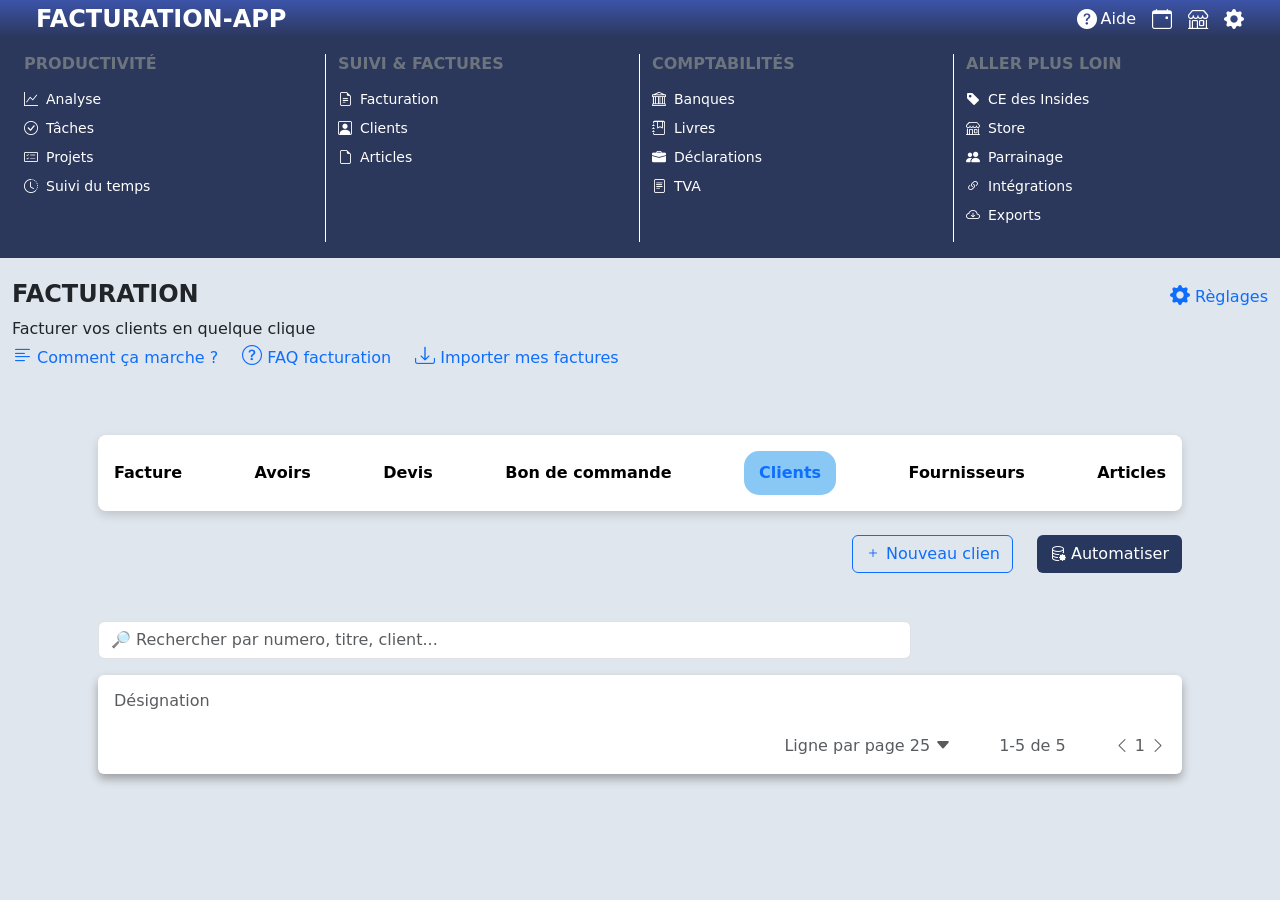
<file: client.html>
<!DOCTYPE html>
<html lang="en">

<head>
    <meta charset="UTF-8">
    <meta name="viewport" content="width=device-width, initial-scale=1.0">
    <title>Home</title>
    <link href="https://cdn.jsdelivr.net/npm/bootstrap@5.2.3/dist/css/bootstrap.min.css" rel="stylesheet"
        integrity="sha384-rbsA2VBKQhggwzxH7pPCaAqO46MgnOM80zW1RWuH61DGLwZJEdK2Kadq2F9CUG65" crossorigin="anonymous">
    <link rel="stylesheet" href="https://cdnjs.cloudflare.com/ajax/libs/font-awesome/6.5.0/css/all.min.css">
    <link rel="stylesheet" href="https://cdn.jsdelivr.net/npm/bootstrap-icons@1.13.1/font/bootstrap-icons.min.css">
    <link rel="stylesheet" href="style.css">
</head>

<body>
    <div class="premier position-fixed w-100 top-0" style="z-index: 999; margin-bottom: auto;">
    <!-- Header Principal -->
    <header style="background: linear-gradient(to bottom, #3C54A9, #2B375B);">
        <div class="container-fluid">
            <div class="row align-items-center py-1 px-4">
                <div class="col-auto">
                    <h4 class="mb-0 text-white fw-bold">FACTURATION-APP</h4>
                </div>
                <div class="col"></div>
                <div class="col-auto">
                    <div class="d-flex gap-3 align-items-center">
                        <a href="#"
                            class="text-white text-decoration-none d-flex justify-content-center align-items-center gap-1"
                            title="Aide">
                            <i class="bi bi-question-circle-fill fs-5"></i>
                            <span>Aide</span>
                        </a>
                        <a href="#" class="text-white text-decoration-none" title="Fichier">
                            <i class="bi bi-calendar-event fs-5"></i>
                        </a>
                        <a href="#" class="text-white text-decoration-none" title="Bâtiment">
                            <i class="bi bi-shop fs-5"></i>
                        </a>
                        <a href="#" class="text-white text-decoration-none" title="Paramètres">
                            <i class="bi bi-gear-fill fs-5"></i>
                        </a>
                    </div>
                </div>
            </div>
        </div>
    </header>

    <!-- Menu de Navigation -->
    <nav style="background: #2B375B; min-height: 120px;">
            <div class="container-fluid px-4 py-3">
                <!-- Navigation Mobile -->
                <div class="d-lg-none">

                    <div class="dropdown mb-2">
                        <button class="btn w-100 text-start text-white" style="background:#3C54A9;"
                            data-bs-toggle="dropdown">
                            PRODUCTIVITÉ
                        </button>
                        <ul class="dropdown-menu w-100">
                            <li><a class="dropdown-item" href="#">Analyse</a></li>
                            <li><a class="dropdown-item" href="#">Tâches</a></li>
                            <li><a class="dropdown-item" href="#">Projets</a></li>
                            <li><a class="dropdown-item" href="#">Suivi du temps</a></li>
                        </ul>
                    </div>

                    <div class="dropdown mb-2">
                        <button class="btn w-100 text-start text-white" style="background:#3C54A9;"
                            data-bs-toggle="dropdown">
                            SUIVI & FACTURES
                        </button>
                        <ul class="dropdown-menu w-100">
                            <li><a class="dropdown-item" href="facturation.html">Facturation</a></li>
                            <li><a class="dropdown-item" href="client.html">Clients</a></li>
                            <li><a class="dropdown-item" href="Article.html">Articles</a></li>
                        </ul>
                    </div>

                    <div class="dropdown mb-2">
                        <button class="btn w-100 text-start text-white" style="background:#3C54A9;"
                            data-bs-toggle="dropdown">
                            COMPTABILITÉS
                        </button>
                        <ul class="dropdown-menu w-100">
                            <li><a class="dropdown-item" href="#">Banques</a></li>
                            <li><a class="dropdown-item" href="#">Livres</a></li>
                            <li><a class="dropdown-item" href="#">Déclarations</a></li>
                            <li><a class="dropdown-item" href="#">TVA</a></li>
                        </ul>
                    </div>

                    <div class="dropdown">
                        <button class="btn w-100 text-start text-white" style="background:#3C54A9;"
                            data-bs-toggle="dropdown">
                            ALLER PLUS LOIN
                        </button>
                        <ul class="dropdown-menu w-100">
                            <li><a class="dropdown-item" href="#">CE des Insides</a></li>
                            <li><a class="dropdown-item" href="#">Store</a></li>
                            <li><a class="dropdown-item" href="#">Parrainage</a></li>
                            <li><a class="dropdown-item" href="#">Intégrations</a></li>
                            <li><a class="dropdown-item" href="#">Exports</a></li>
                        </ul>
                    </div>

                </div>
                <div class="row d-none d-lg-flex">
                    <!-- Colonne 1: PRODUCTIVITÉ -->
                    <div class="col-12 col-md-6 col-lg-3" style="border-right: 1px solid #ffff; padding-right: 20px;">
                        <h6 class="text-secondary fw-bold mb-3">PRODUCTIVITÉ</h6>
                        <ul class="list-unstyled">
                            <li><a href="#"
                                    class="text-white text-decoration-none small d-flex align-items-center gap-2"><i
                                        class="bi bi-graph-up"></i>Analyse</a></li>
                            <li><a href="#"
                                    class="text-white text-decoration-none small d-flex align-items-center gap-2 mt-2"><i
                                        class="bi bi-check-circle"></i>Tâches</a></li>
                            <li><a href="#"
                                    class="text-white text-decoration-none small d-flex align-items-center gap-2 mt-2"><i
                                        class="bi bi-card-checklist"></i>Projets</a></li>
                            <li><a href="#"
                                    class="text-white text-decoration-none small d-flex align-items-center gap-2 mt-2"><i
                                        class="bi bi-clock-history"></i>Suivi du temps</a></li>
                        </ul>
                    </div>

                    <!-- Colonne 2: SUIVI & FACTURES -->
                    <div class="col-12 col-md-6 col-lg-3" style="border-right: 1px solid #ffff; padding-right: 20px;">
                        <h6 class="text-secondary fw-bold mb-3">SUIVI & FACTURES</h6>
                        <ul class="list-unstyled">
                            <li><a href="facturation.html"
                                    class="text-white text-decoration-none small d-flex align-items-center gap-2"><i
                                        class="bi bi-file-earmark-text"></i>Facturation</a></li>
                            <li><a href="client.html"
                                    class="text-white text-decoration-none small d-flex align-items-center gap-2 mt-2"><i
                                        class="bi bi-person-square"></i>Clients</a></li>
                            <li><a href="Article.html"
                                    class="text-white text-decoration-none small d-flex align-items-center gap-2 mt-2"><i
                                        class="bi bi-file-earmark"></i>Articles</a></li>
                        </ul>
                    </div>

                    <!-- Colonne 3: COMPTABILITÉS -->
                    <div class="col-12 col-md-6 col-lg-3" style="border-right: 1px solid #ffff; padding-right: 20px;">
                        <h6 class="text-secondary fw-bold mb-3">COMPTABILITÉS</h6>
                        <ul class="list-unstyled">
                            <li><a href="#"
                                    class="text-white text-decoration-none small d-flex align-items-center gap-2"><i
                                        class="bi bi-bank"></i>Banques</a></li>
                            <li><a href="#"
                                    class="text-white text-decoration-none small d-flex align-items-center gap-2 mt-2"><i
                                        class="bi bi-journal-bookmark"></i>Livres</a></li>
                            <li><a href="#"
                                    class="text-white text-decoration-none small d-flex align-items-center gap-2 mt-2"><i
                                        class="bi bi-briefcase-fill"></i>Déclarations</a></li>
                            <li><a href="#"
                                    class="text-white text-decoration-none small d-flex align-items-center gap-2 mt-2"><i
                                        class="bi bi-file-text"></i>TVA</a></li>
                        </ul>
                    </div>

                    <!-- Colonne 4: ALLER PLUS LOIN -->
                    <div class="col-12 col-md-6 col-lg-3">
                        <h6 class="text-secondary fw-bold mb-3">ALLER PLUS LOIN</h6>
                        <ul class="list-unstyled">
                            <li><a href="#"
                                    class="text-white text-decoration-none small d-flex align-items-center gap-2"><i
                                        class="bi bi-tag-fill"></i>CE des Insides</a></li>
                            <li><a href="#"
                                    class="text-white text-decoration-none small d-flex align-items-center gap-2 mt-2"><i
                                        class="bi bi-shop"></i>Store</a></li>
                            <li><a href="#"
                                    class="text-white text-decoration-none small d-flex align-items-center gap-2 mt-2"><i
                                        class="bi bi-people-fill"></i>Parrainage</a></li>
                            <li><a href="#"
                                    class="text-white text-decoration-none small d-flex align-items-center gap-2 mt-2"><i
                                        class="bi bi-link-45deg"></i>Intégrations</a></li>
                            <li><a href="#"
                                    class="text-white text-decoration-none small d-flex align-items-center gap-2 mt-2"><i
                                        class="bi bi-cloud-arrow-down"></i>Exports</a></li>
                        </ul>
                    </div>
                </div>
            </div>
        </nav>

    </div>

    <main style="padding-top: 280px;">
        <div class="container-fluid">
            <div class="d-flex justify-content-between">
                <h4 class="fw-bold">FACTURATION</h4>
                <a href="#" class="text-primary text-decoration-none" title="Paramètres">
                    <i class="bi bi-gear-fill fs-5"></i>
                    Règlages
                </a>
            </div>
            <span>Facturer vos clients en quelque clique</span>
            <div class="d-flex gap-4">
                <a href="#" class="text-primary text-decoration-none" title="Comment ça marche">
                    <i class="bi bi-text-left fs-5"></i>
                    Comment ça marche ?
                </a>
                <a href="#" class="text-primary text-decoration-none" title="FAQ">
                    <i class="bi bi-question-circle fs-5"></i>
                    FAQ facturation
                </a>
                <a href="#" class="text-primary text-decoration-none" title="Import">
                    <i class="bi bi-download fs-5"></i>
                    Importer mes factures
                </a>
            </div>
            <div class="container mb-5 ">
                <div data-bs-spy="scroll" data-bs-target="#navbar-example2" data-bs-root-margin="0px 0px -40%"
                    data-bs-smooth-scroll="true" class="scrollspy-example p-3 rounded-2" tabindex="0"
                    style="overflow-y: auto; height: auto;" data-bs-spy="scroll" data-bs-target="#navbar-example2"
                    data-bs-root-margin="0px 0px -40%" data-bs-smooth-scroll="true"
                    class="scrollspy-example p-3 rounded-2" tabindex="0">

                    <div class="card text-white w-100 mt-5 rounded-3">

                        <div class="card-body">

                            <!-- NAVIGATION -->
                            <div class="d-flex justify-content-between align-items-center flex-wrap nav nav-pills">

                                <!-- Facture -->
                                <button class="nav-card border-0 p-0 fw-bold" data-bs-toggle="pill"
                                    data-bs-target="#Facture">
                                    Facture
                                </button>

                                <!-- Avoirs -->
                                <button class="nav-card border-0 p-0 fw-bold" data-bs-toggle="pill"
                                    data-bs-target="#Avoirs">
                                    Avoirs
                                </button>

                                <!-- Devis -->
                                <button class="nav-card border-0 p-0 fw-bold" data-bs-toggle="pill"
                                    data-bs-target="#Devis">
                                    Devis
                                </button>

                                <!-- Bon de commande -->
                                <button class="nav-card border-0 p-0 fw-bold" data-bs-toggle="pill"
                                    data-bs-target="#commande">
                                    Bon de commande
                                </button>

                                <!-- Clients -->
                                <button class="nav-card active border-0 p-0 fw-bold" data-bs-toggle="pill"
                                    data-bs-target="#Clients">
                                    Clients
                                </button>

                                <!-- Fournisseurs -->
                                <button class="nav-card border-0 p-0 fw-bold" data-bs-toggle="pill"
                                    data-bs-target="#Fournisseurs">
                                    Fournisseurs
                                </button>

                                <!-- Articles -->
                                <button class="nav-card border-0 p-0 fw-bold" data-bs-toggle="pill"
                                    data-bs-target="#Articles">
                                    Articles
                                </button>

                            </div>
                        </div>
                    </div>
                    <!-- CONTENU -->
                    <div class="tab-content mt-4">

                        <!-- Facture -->
                        <div class="tab-pane fade" id="Facture">
                            <div class="d-flex gap-4 justify-content-end">
                                <a class="btn border-primary text-primary"
                                    href="CreerFacture.html" role="button">
                                    <i class="bi bi-plus"></i> Nouvelle facture
                                </a>
                                 <a class="btn border-primary text-primary"
                                    href="CreerAcompte.html" role="button">
                                    <i class="bi bi-plus"></i> Créer un acompte
                                </a>
                                <button class="btn border-none text-white" style="background-color: #27375E;"
                                    type="button">
                                    <i class="bi bi-database-gear"></i> Automatiser
                                </button>
                            </div>
                            <div class="offcanvas offcanvas-end border-0" tabindex="-1" id="offcanvasfacture"
                                aria-labelledby="offcanvasExampleLabel"
                                style="width: 830px; background-color: #f3f3f3;">

                                <!-- Header -->
                                <div
                                    class="offcanvas-header bg-white border-bottom px-4 py-3 d-flex justify-content-between align-items-start">

                                    <!-- Infos -->
                                    <div class="d-flex flex-column">

                                        <span class="text-muted small">
                                            Document de facturation
                                        </span>

                                        <h2 class="fw-bold m-0">
                                            D-2023-0112
                                        </h2>

                                        <span class="fw-semibold">
                                            Nom du client
                                        </span>

                                        <div class="d-flex gap-3 mt-1 flex-wrap">

                                            <small class="fw-bold">
                                                10 000 fcfa HT
                                            </small>

                                            <small class="fw-bold">
                                                10 000 fcfa TTC
                                            </small>

                                            <small>
                                                <i class="bi bi-clock"></i>
                                                13 mars 2023
                                            </small>

                                            <small>
                                                <i class="bi bi-calendar4-event"></i>
                                                13 mars 2023
                                            </small>

                                        </div>

                                    </div>

                                    <!-- Actions -->
                                    <div class="d-flex align-items-center gap-3">

                                        <span class="badge rounded-pill text-primary px-4 py-2"
                                            style="background-color: #b9e0ff;">
                                            Finalisé
                                        </span>

                                        <button class="btn border-0 p-0">
                                            <i class="bi bi-three-dots fs-4"></i>
                                        </button>

                                    </div>

                                </div>

                                <!-- Body -->
                                <div class="offcanvas-body p-4 overflow-auto">

                                    <!-- Tabs -->
                                    <div class="d-flex justify-content-center gap-5 mb-5">

                                        <div class="text-center">

                                            <p class="fw-semibold text-primary mb-2">
                                                Prévisualisation
                                            </p>

                                            <div class="bg-primary rounded" style="height: 2px; width: 250px;">
                                            </div>

                                        </div>

                                        <div>
                                            <p class="fw-semibold text-secondary">
                                                Relation
                                            </p>
                                        </div>

                                    </div>

                                    <!-- Document -->
                                    <div class="card border-0 mx-auto" style="max-width: 760px; box-shadow: 0 0 0 1px rgba(0,0,0,0.03), 0 10px 30px rgba(0,0,0,0.10), 0 30px 60px rgba(0,0,0,0.08);">

                                        <div class="card-body p-5">

                                            <!-- Header -->
                                            <div class="d-flex justify-content-between align-items-start flex-wrap">

                                                <!-- Logo -->
                                                <div>
                                                    <img src="logo.png" alt="Logo" style="width: 180px;">
                                                </div>

                                                <!-- Client -->
                                                <div class="text-end">

                                                    <h2 class="fw-bold text-primary">
                                                        Facture
                                                    </h2>

                                                    <h4 class="fw-bold m-0">
                                                        Nom du client
                                                    </h4>

                                                    <p class="m-0">
                                                        Boite postale et ville du client
                                                    </p>

                                                    <p class="m-0">
                                                        Localisation du client
                                                    </p>

                                                </div>

                                            </div>

                                            <hr class="border-dark border-2 opacity-100">

                                            <!-- Infos -->
                                            <div class="row mt-4">

                                                <!-- Prestataire -->
                                                <div class="col-md-6">

                                                    <h4 class="fw-bold">
                                                        Nom du prestataire
                                                    </h4>

                                                    <p class="m-0">
                                                        Boite postale et ville du prestataire
                                                    </p>

                                                    <p class="m-0">
                                                        Localisation du prestataire
                                                    </p>

                                                    <p class="m-0">
                                                        Numéro de tel prestataire
                                                    </p>

                                                    <p class="m-0">
                                                        Email du prestataire
                                                    </p>

                                                </div>

                                                <!-- Dates -->
                                                <div class="col-md-6 d-flex justify-content-end">

                                                    <div>

                                                        <div class="d-flex gap-3">
                                                            <span class="fw-bold text-secondary">
                                                                N° du document
                                                            </span>

                                                            <span>000000</span>
                                                        </div>

                                                        <div class="d-flex gap-3">
                                                            <span class="fw-bold text-secondary">
                                                                Date d'émission
                                                            </span>

                                                            <span>00-00-2025</span>
                                                        </div>

                                                        <div class="d-flex gap-3">
                                                            <span class="fw-bold text-secondary">
                                                                Date de validité
                                                            </span>

                                                            <span>00-00-2025</span>
                                                        </div>

                                                    </div>

                                                </div>

                                            </div>

                                            <!-- Table -->
                                            <div class="table-responsive mt-5">

                                                <table class="table align-middle">

                                                    <thead class="border-bottom border-primary border-2">

                                                        <tr class="text-primary">

                                                            <th>#</th>

                                                            <th style="white-space: nowrap;">
                                                                Désignation et description
                                                            </th>

                                                            <th>Unité</th>
                                                            <th>Quantité</th>

                                                            <th style="white-space: nowrap;">
                                                                Prix u. HT
                                                            </th>

                                                            <th>TVA</th>

                                                            <th style="white-space: nowrap;">
                                                                Montant HT
                                                            </th>

                                                            <th style="white-space: nowrap;">
                                                                Montant TTC
                                                            </th>

                                                        </tr>

                                                    </thead>

                                                    <tbody>

                                                        <tr>

                                                            <td>1</td>

                                                            <td>

                                                                <h6 class="fw-bold">
                                                                    Désignation
                                                                </h6>

                                                                <p class="m-0">
                                                                    Description de l'article
                                                                </p>

                                                                <p class="m-0">
                                                                    paragraphe 1
                                                                </p>

                                                                <p class="m-0">
                                                                    paragraphe 2
                                                                </p>

                                                            </td>

                                                            <td class="text-center">Unité</td>
                                                            <td class="text-center">0</td>
                                                            <td class="text-center">1000</td>
                                                            <td class="text-center">00%</td>
                                                            <td class="text-center">000000</td>
                                                            <td class="text-center">000000</td>

                                                        </tr>

                                                    </tbody>

                                                </table>

                                            </div>

                                            <hr class="border-primary">

                                            <!-- Footer -->
                                            <div class="row mt-5">

                                                <!-- Paiement -->
                                                <div class="col-md-6">

                                                    <h6 class="fw-bold">
                                                        Délai de paiement
                                                    </h6>

                                                    <p>
                                                        30 jours
                                                    </p>

                                                    <h6 class="fw-bold mt-4">
                                                        Moyen de paiement
                                                    </h6>

                                                    <p>
                                                        Virement bancaire
                                                    </p>

                                                </div>

                                                <!-- Totaux -->
                                                <div class="col-md-6 d-flex justify-content-end">

                                                    <div style="min-width: 250px;">

                                                        <div class="d-flex justify-content-between">

                                                            <h5 class="fw-bold">
                                                                Total HT
                                                            </h5>

                                                            <h5>
                                                                10000
                                                            </h5>

                                                        </div>

                                                        <div class="d-flex justify-content-between">

                                                            <h5 class="fw-bold">
                                                                TVA
                                                            </h5>

                                                            <h5>
                                                                2000
                                                            </h5>

                                                        </div>

                                                        <div class="d-flex justify-content-between">

                                                            <h4 class="fw-bold">
                                                                Total TTC
                                                            </h4>

                                                            <h4>
                                                                12000
                                                            </h4>

                                                        </div>

                                                    </div>

                                                </div>

                                            </div>

                                        </div>

                                    </div>

                                </div>

                            </div>
                            <div class="mt-5">
                                <div class="row g-3 align-items-stretch">

                                    <div class="col-md-4">
                                        <div class="card p-2 h-100 d-flex justify-content-center">
                                            <span class="text-muted">Signé</span>
                                            <span class="fs-3 fw-bold">100 000 fcfa</span>
                                            <span class="text-muted fw-bold">100 000 fcfa</span>
                                        </div>
                                    </div>

                                    <div class="col-md-4">
                                        <div class="card p-2 h-100 d-flex justify-content-center">
                                            <span class="text-muted">Finalisé</span>
                                            <span class="fs-3 fw-bold">110 000 fcfa</span>
                                            <span class="text-muted fw-bold">110 000 fcfa</span>
                                        </div>
                                    </div>

                                    <div class="col-md-4">
                                        <div class="card p-2 h-100 d-flex justify-content-center">
                                            <span class="text-muted">Refusé</span>
                                            <span class="fs-3 fw-bold">0 fcfa</span>
                                            <span class="text-muted fw-bold">0 fcfa</span>
                                        </div>
                                    </div>

                                </div>
                                <div class="row g-3 align-items-stretch mt-1">

                                    <div class="col-md-3">
                                        <div class="card p-2 h-100 d-flex justify-content-center"
                                            style="height: 60px; ">
                                            <p class="m-0">
                                                <i class="bi bi-calendar fs-5"></i> Facturation
                                            </p>
                                        </div>
                                    </div>

                                    <div class="col-md-6">
                                        <input type="text" class="form-control h-100" style="height: 60px; box-shadow: 0 0 0 1px rgba(0,0,0,0.03), 0 10px 30px rgba(0,0,0,0.10), 0 30px 60px rgba(0,0,0,0.08);"
                                            id="formGroupExampleInput"
                                            placeholder="🔎 Rechercher par numero, titre, client...">
                                    </div>

                                    <div class="col-md-3">
                                        <div class="card p-2 h-100 d-flex justify-content-center"
                                            style="height: 60px; box-shadow: 0 0 0 1px rgba(0,0,0,0.03), 0 10px 30px rgba(0,0,0,0.10), 0 30px 60px rgba(0,0,0,0.08);">

                                            <div class="d-flex justify-content-between align-items-center">
                                                <p class="m-0">
                                                    <i class="bi bi-person-square fs-5"></i> Clients
                                                </p>

                                                <i class="bi bi-chevron-down fs-5"></i>
                                            </div>

                                        </div>
                                    </div>

                                </div>
                                <div class="card mt-4">
                                    <div class="card-body">
                                        <div class="table-responsive w-100">
                                            <table class="table table-borderless table-sm w-100">
                                                <caption class="text-end">
                                                    <span>Ligne par page 25 <i class="bi bi-caret-down-fill"></i></span>
                                                    <span>1-5 de 5</span>
                                                    <span><i class="bi bi-chevron-left"></i> 1 <i
                                                            class="bi bi-chevron-right"></i></span>
                                                </caption>
                                                <thead>
                                                    <tr class="p-3">
                                                        <th scope="col">Désignation</th>
                                                        <th scope="col">Status</th>
                                                        <th scope="col">Montant HT</th>
                                                        <th scope="col">Montant TTC</th>
                                                    </tr>
                                                </thead>
                                                <tbody>
                                                    <tr data-bs-toggle="offcanvas" data-bs-target="#offcanvasfacture" role="button" aria-controls="offcanvasExample">
                                                        <td scope="row">
                                                            <div class="d-flex flex-column">
                                                                <span>F-2023-0112</span>
                                                                <small class="text-primary">John Doe</small>
                                                                <small><i class="bi bi-clock"></i> 13 mars 2023 <i
                                                                        class="bi bi-calendar4-event"></i> 13 mars
                                                                    2023</small>
                                                            </div>
                                                        </td>
                                                        <td><span class="text-primary fw-bold"
                                                                style="background-color: #89C7F4 !important; padding: 6px 15px !important; border-radius: 15px;">Finalisé</span>
                                                        </td>
                                                        <td>10 000,00 fcfa</td>
                                                        <td>11 500,00 fcfa</td>
                                                    </tr>
                                                    <tr data-bs-toggle="offcanvas" data-bs-target="#offcanvasfacture" role="button" aria-controls="offcanvasExample">
                                                        <td scope="row">
                                                            <div class="d-flex flex-column">
                                                                <span>F-2023-0112</span>
                                                                <small class="text-primary">John Doe</small>
                                                                <small><i class="bi bi-clock"></i> 13 mars 2023 <i
                                                                        class="bi bi-calendar4-event"></i> 13 mars
                                                                    2023</small>
                                                            </div>
                                                        </td>
                                                        <td><span class="text-primary fw-bold"
                                                                style="background-color: #89C7F4 !important; padding: 6px 15px !important; border-radius: 15px;">Finalisé</span>
                                                        </td>
                                                        <td>10 000,00 fcfa</td>
                                                        <td>11 500,00 fcfa</td>
                                                    </tr>
                                                    <tr data-bs-toggle="offcanvas" data-bs-target="#offcanvasfacture" role="button" aria-controls="offcanvasExample">
                                                        <td scope="row">
                                                            <div class="d-flex flex-column">
                                                                <span>F-2023-0112</span>
                                                                <small class="text-primary">John Doe</small>
                                                                <small><i class="bi bi-clock"></i> 13 mars 2023 <i
                                                                        class="bi bi-calendar4-event"></i> 13 mars
                                                                    2023</small>
                                                            </div>
                                                        </td>
                                                        <td><span class="text-primary fw-bold"
                                                                style="background-color: #89C7F4 !important; padding: 6px 15px !important; border-radius: 15px;">Finalisé</span>
                                                        </td>
                                                        <td>10 000,00 fcfa</td>
                                                        <td>11 500,00 fcfa</td>
                                                    </tr>
                                                    <tr data-bs-toggle="offcanvas" data-bs-target="#offcanvasfacture" role="button" aria-controls="offcanvasExample">
                                                        <td scope="row">
                                                            <div class="d-flex flex-column">
                                                                <span>F-2023-0112</span>
                                                                <small class="text-primary">John Doe</small>
                                                                <small><i class="bi bi-clock"></i> 13 mars 2023 <i
                                                                        class="bi bi-calendar4-event"></i> 13 mars
                                                                    2023</small>
                                                            </div>
                                                        </td>
                                                        <td><span class="text-primary fw-bold"
                                                                style="background-color: #89C7F4 !important; padding: 6px 15px !important; border-radius: 15px;">Finalisé</span>
                                                        </td>
                                                        <td>10 000,00 fcfa</td>
                                                        <td>11 500,00 fcfa</td>
                                                    </tr>
                                                    <tr data-bs-toggle="offcanvas" data-bs-target="#offcanvasfacture" role="button" aria-controls="offcanvasExample">
                                                        <td scope="row">
                                                            <div class="d-flex flex-column">
                                                                <span>F-2023-0112</span>
                                                                <small class="text-primary">John Doe</small>
                                                                <small><i class="bi bi-clock"></i> 13 mars 2023 <i
                                                                        class="bi bi-calendar4-event"></i> 13 mars
                                                                    2023</small>
                                                            </div>
                                                        </td>
                                                        <td><span class="text-primary fw-bold"
                                                                style="background-color: #89C7F4 !important; padding: 6px 15px !important; border-radius: 15px;">Finalisé</span>
                                                        </td>
                                                        <td>10 000,00 fcfa</td>
                                                        <td>11 500,00 fcfa</td>
                                                    </tr>
                                                    <tr data-bs-toggle="offcanvas" data-bs-target="#offcanvasfacture" role="button" aria-controls="offcanvasExample">
                                                        <td scope="row">
                                                            <div class="d-flex flex-column">
                                                                <span>F-2023-0112</span>
                                                                <small class="text-primary">John Doe</small>
                                                                <small><i class="bi bi-clock"></i> 13 mars 2023 <i
                                                                        class="bi bi-calendar4-event"></i> 13 mars
                                                                    2023</small>
                                                            </div>
                                                        </td>
                                                        <td><span class="text-primary fw-bold"
                                                                style="background-color: #89C7F4 !important; padding: 6px 15px !important; border-radius: 15px;">Finalisé</span>
                                                        </td>
                                                        <td>10 000,00 fcfa</td>
                                                        <td>11 500,00 fcfa</td>
                                                    </tr>
                                                </tbody>
                                            </table>
                                        </div>
                                    </div>
                                </div>
                            </div>
                        </div>

                        <!-- Avoirs -->
                        <div class="tab-pane fade" id="Avoirs">

                        </div>

                        <!-- Devis -->
                        <div class="tab-pane fade" id="Devis">
                            <div class="d-flex gap-4 justify-content-end">
                                 <a class="btn border-primary text-primary"
                                    href="CreerFacture.html" role="button">
                                    <i class="bi bi-plus"></i> Nouvelle facture
                                </a>
                                <button class="btn border-none text-white" style="background-color: #27375E;"
                                    type="button">
                                    <i class="bi bi-database-gear"></i> Automatiser
                                </button>
                            </div>
                            <div class="offcanvas offcanvas-end border-0" tabindex="-1" id="offcanvasdevis"
                                aria-labelledby="offcanvasExampleLabel"
                                style="width: 830px; background-color: #f3f3f3;">

                                <!-- Header -->
                                <div
                                    class="offcanvas-header bg-white border-bottom px-4 py-3 d-flex justify-content-between align-items-start">

                                    <!-- Infos -->
                                    <div class="d-flex flex-column">

                                        <span class="text-muted small">
                                            Document de facturation
                                        </span>

                                        <h2 class="fw-bold m-0">
                                            D-2023-0112
                                        </h2>

                                        <span class="fw-semibold">
                                            Nom du client
                                        </span>

                                        <div class="d-flex gap-3 mt-1 flex-wrap">

                                            <small class="fw-bold">
                                                10 000 fcfa HT
                                            </small>

                                            <small class="fw-bold">
                                                10 000 fcfa TTC
                                            </small>

                                            <small>
                                                <i class="bi bi-clock"></i>
                                                13 mars 2023
                                            </small>

                                            <small>
                                                <i class="bi bi-calendar4-event"></i>
                                                13 mars 2023
                                            </small>

                                        </div>

                                    </div>

                                    <!-- Actions -->
                                    <div class="d-flex align-items-center gap-3">

                                        <span class="badge rounded-pill text-primary px-4 py-2"
                                            style="background-color: #b9e0ff;">
                                            Finalisé
                                        </span>

                                        <button class="btn border-0 p-0">
                                            <i class="bi bi-three-dots fs-4"></i>
                                        </button>

                                    </div>

                                </div>

                                <!-- Body -->
                                <div class="offcanvas-body p-4 overflow-auto">

                                    <!-- Tabs -->
                                    <div class="d-flex justify-content-center gap-5 mb-5">

                                        <div class="text-center">

                                            <p class="fw-semibold text-primary mb-2">
                                                Prévisualisation
                                            </p>

                                            <div class="bg-primary rounded" style="height: 2px; width: 250px;">
                                            </div>

                                        </div>

                                        <div>
                                            <p class="fw-semibold text-secondary">
                                                Relation
                                            </p>
                                        </div>

                                    </div>

                                    <!-- Document -->
                                    <div class="card border-0 mx-auto" style="max-width: 760px; box-shadow: 0 0 0 1px rgba(0,0,0,0.03), 0 10px 30px rgba(0,0,0,0.10), 0 30px 60px rgba(0,0,0,0.08);">

                                        <div class="card-body p-5">

                                            <!-- Header -->
                                            <div class="d-flex justify-content-between align-items-start flex-wrap">

                                                <!-- Logo -->
                                                <div>
                                                    <img src="logo.png" alt="Logo" style="width: 180px;">
                                                </div>

                                                <!-- Client -->
                                                <div class="text-end">

                                                    <h2 class="fw-bold text-primary">
                                                        Devis
                                                    </h2>

                                                    <h4 class="fw-bold m-0">
                                                        Nom du client
                                                    </h4>

                                                    <p class="m-0">
                                                        Boite postale et ville du client
                                                    </p>

                                                    <p class="m-0">
                                                        Localisation du client
                                                    </p>

                                                </div>

                                            </div>

                                            <hr class="border-dark border-2 opacity-100">

                                            <!-- Infos -->
                                            <div class="row mt-4">

                                                <!-- Prestataire -->
                                                <div class="col-md-6">

                                                    <h4 class="fw-bold">
                                                        Nom du prestataire
                                                    </h4>

                                                    <p class="m-0">
                                                        Boite postale et ville du prestataire
                                                    </p>

                                                    <p class="m-0">
                                                        Localisation du prestataire
                                                    </p>

                                                    <p class="m-0">
                                                        Numéro de tel prestataire
                                                    </p>

                                                    <p class="m-0">
                                                        Email du prestataire
                                                    </p>

                                                </div>

                                                <!-- Dates -->
                                                <div class="col-md-6 d-flex justify-content-end">

                                                    <div>

                                                        <div class="d-flex gap-3">
                                                            <span class="fw-bold text-secondary">
                                                                N° du document
                                                            </span>

                                                            <span>000000</span>
                                                        </div>

                                                        <div class="d-flex gap-3">
                                                            <span class="fw-bold text-secondary">
                                                                Date d'émission
                                                            </span>

                                                            <span>00-00-2025</span>
                                                        </div>

                                                        <div class="d-flex gap-3">
                                                            <span class="fw-bold text-secondary">
                                                                Date de validité
                                                            </span>

                                                            <span>00-00-2025</span>
                                                        </div>

                                                    </div>

                                                </div>

                                            </div>

                                            <!-- Table -->
                                            <div class="table-responsive mt-5">

                                                <table class="table align-middle">

                                                    <thead class="border-bottom border-primary border-2">

                                                        <tr class="text-primary">

                                                            <th>#</th>

                                                            <th style="white-space: nowrap;">
                                                                Désignation et description
                                                            </th>

                                                            <th>Unité</th>
                                                            <th>Quantité</th>

                                                            <th style="white-space: nowrap;">
                                                                Prix u. HT
                                                            </th>

                                                            <th>TVA</th>

                                                            <th style="white-space: nowrap;">
                                                                Montant HT
                                                            </th>

                                                            <th style="white-space: nowrap;">
                                                                Montant TTC
                                                            </th>

                                                        </tr>

                                                    </thead>

                                                    <tbody>

                                                        <tr>

                                                            <td>1</td>

                                                            <td>

                                                                <h6 class="fw-bold">
                                                                    Désignation
                                                                </h6>

                                                                <p class="m-0">
                                                                    Description de l'article
                                                                </p>

                                                                <p class="m-0">
                                                                    paragraphe 1
                                                                </p>

                                                                <p class="m-0">
                                                                    paragraphe 2
                                                                </p>

                                                            </td>

                                                            <td class="text-center">Unité</td>
                                                            <td class="text-center">0</td>
                                                            <td class="text-center">1000</td>
                                                            <td class="text-center">00%</td>
                                                            <td class="text-center">000000</td>
                                                            <td class="text-center">000000</td>

                                                        </tr>

                                                    </tbody>

                                                </table>

                                            </div>

                                            <hr class="border-primary">

                                            <!-- Footer -->
                                            <div class="row mt-5">

                                                <!-- Paiement -->
                                                <div class="col-md-6">

                                                    <h6 class="fw-bold">
                                                        Délai de paiement
                                                    </h6>

                                                    <p>
                                                        30 jours
                                                    </p>

                                                    <h6 class="fw-bold mt-4">
                                                        Moyen de paiement
                                                    </h6>

                                                    <p>
                                                        Virement bancaire
                                                    </p>

                                                </div>

                                                <!-- Totaux -->
                                                <div class="col-md-6 d-flex justify-content-end">

                                                    <div style="min-width: 250px;">

                                                        <div class="d-flex justify-content-between">

                                                            <h5 class="fw-bold">
                                                                Total HT
                                                            </h5>

                                                            <h5>
                                                                10000
                                                            </h5>

                                                        </div>

                                                        <div class="d-flex justify-content-between">

                                                            <h5 class="fw-bold">
                                                                TVA
                                                            </h5>

                                                            <h5>
                                                                2000
                                                            </h5>

                                                        </div>

                                                        <div class="d-flex justify-content-between">

                                                            <h4 class="fw-bold">
                                                                Total TTC
                                                            </h4>

                                                            <h4>
                                                                12000
                                                            </h4>

                                                        </div>

                                                    </div>

                                                </div>

                                            </div>

                                        </div>

                                    </div>

                                </div>

                            </div>
                            <div class="mt-5">
                                <div class="row g-3 align-items-stretch">

                                    <div class="col-md-4">
                                        <div class="card p-2 h-100 d-flex justify-content-center">
                                            <span class="text-muted">Signé</span>
                                            <span class="fs-3 fw-bold">100 000 fcfa</span>
                                            <span class="text-muted fw-bold">100 000 fcfa</span>
                                        </div>
                                    </div>

                                    <div class="col-md-4">
                                        <div class="card p-2 h-100 d-flex justify-content-center">
                                            <span class="text-muted">Finalisé</span>
                                            <span class="fs-3 fw-bold">110 000 fcfa</span>
                                            <span class="text-muted fw-bold">110 000 fcfa</span>
                                        </div>
                                    </div>

                                    <div class="col-md-4">
                                        <div class="card p-2 h-100 d-flex justify-content-center">
                                            <span class="text-muted">Refusé</span>
                                            <span class="fs-3 fw-bold">0 fcfa</span>
                                            <span class="text-muted fw-bold">0 fcfa</span>
                                        </div>
                                    </div>

                                </div>
                                <div class="row g-3 align-items-stretch mt-1">

                                    <div class="col-md-3">
                                        <div class="card p-2 h-100 d-flex justify-content-center"
                                            style="height: 60px; ">
                                            <p class="m-0">
                                                <i class="bi bi-calendar fs-5"></i> Facturation
                                            </p>
                                        </div>
                                    </div>

                                    <div class="col-md-6">
                                        <input type="text" class="form-control h-100" style="height: 60px; box-shadow: 0 0 0 1px rgba(0,0,0,0.03), 0 10px 30px rgba(0,0,0,0.10), 0 30px 60px rgba(0,0,0,0.08);"
                                            id="formGroupExampleInput"
                                            placeholder="🔎 Rechercher par numero, titre, client...">
                                    </div>

                                    <div class="col-md-3">
                                        <div class="card p-2 h-100 d-flex justify-content-center"
                                            style="height: 60px; box-shadow: 0 0 0 1px rgba(0,0,0,0.03), 0 10px 30px rgba(0,0,0,0.10), 0 30px 60px rgba(0,0,0,0.08);">

                                            <div class="d-flex justify-content-between align-items-center">
                                                <p class="m-0">
                                                    <i class="bi bi-person-square fs-5"></i> Clients
                                                </p>

                                                <i class="bi bi-chevron-down fs-5"></i>
                                            </div>

                                        </div>
                                    </div>

                                </div>
                                <div class="card mt-4">
                                    <div class="card-body">
                                        <div class="table-responsive w-100">
                                            <table class="table table-borderless table-sm w-100">
                                                <caption class="text-end">
                                                    <span>Ligne par page 25 <i class="bi bi-caret-down-fill"></i></span>
                                                    <span>1-5 de 5</span>
                                                    <span><i class="bi bi-chevron-left"></i> 1 <i
                                                            class="bi bi-chevron-right"></i></span>
                                                </caption>
                                                <thead>
                                                    <tr class="p-3">
                                                        <th scope="col">Désignation</th>
                                                        <th scope="col">Status</th>
                                                        <th scope="col">Montant HT</th>
                                                        <th scope="col">Montant TTC</th>
                                                    </tr>
                                                </thead>
                                                <tbody>
                                                    <tr data-bs-toggle="offcanvas" data-bs-target="#offcanvasdevis" role="button" aria-controls="offcanvasExample">
                                                        <td scope="row">
                                                            <div class="d-flex flex-column">
                                                                <span>D-2023-0112</span>
                                                                <small class="text-primary">John Doe</small>
                                                                <small><i class="bi bi-clock"></i> 13 mars 2023 <i
                                                                        class="bi bi-calendar4-event"></i> 13 mars
                                                                    2023</small>
                                                            </div>
                                                        </td>
                                                        <td><span class="text-primary fw-bold"
                                                                style="background-color: #89C7F4 !important; padding: 6px 15px !important; border-radius: 15px;">Finalisé</span>
                                                        </td>
                                                        <td>10 000,00 fcfa</td>
                                                        <td>11 500,00 fcfa</td>
                                                    </tr>
                                                    <tr data-bs-toggle="offcanvas" data-bs-target="#offcanvasdevis" role="button" aria-controls="offcanvasExample">
                                                        <td scope="row">
                                                            <div class="d-flex flex-column">
                                                                <span>D-2023-0112</span>
                                                                <small class="text-primary">John Doe</small>
                                                                <small><i class="bi bi-clock"></i> 13 mars 2023 <i
                                                                        class="bi bi-calendar4-event"></i> 13 mars
                                                                    2023</small>
                                                            </div>
                                                        </td>
                                                        <td><span class="text-primary fw-bold"
                                                                style="background-color: #89C7F4 !important; padding: 6px 15px !important; border-radius: 15px;">Finalisé</span>
                                                        </td>
                                                        <td>10 000,00 fcfa</td>
                                                        <td>11 500,00 fcfa</td>
                                                    </tr>
                                                    <tr data-bs-toggle="offcanvas" data-bs-target="#offcanvasdevis" role="button" aria-controls="offcanvasExample">
                                                        <td scope="row">
                                                            <div class="d-flex flex-column">
                                                                <span>D-2023-0112</span>
                                                                <small class="text-primary">John Doe</small>
                                                                <small><i class="bi bi-clock"></i> 13 mars 2023 <i
                                                                        class="bi bi-calendar4-event"></i> 13 mars
                                                                    2023</small>
                                                            </div>
                                                        </td>
                                                        <td><span class="text-primary fw-bold"
                                                                style="background-color: #89C7F4 !important; padding: 6px 15px !important; border-radius: 15px;">Finalisé</span>
                                                        </td>
                                                        <td>10 000,00 fcfa</td>
                                                        <td>11 500,00 fcfa</td>
                                                    </tr>
                                                    <tr data-bs-toggle="offcanvas" data-bs-target="#offcanvasdevis" role="button" aria-controls="offcanvasExample">
                                                        <td scope="row">
                                                            <div class="d-flex flex-column">
                                                                <span>D-2023-0112</span>
                                                                <small class="text-primary">John Doe</small>
                                                                <small><i class="bi bi-clock"></i> 13 mars 2023 <i
                                                                        class="bi bi-calendar4-event"></i> 13 mars
                                                                    2023</small>
                                                            </div>
                                                        </td>
                                                        <td><span class="text-primary fw-bold"
                                                                style="background-color: #89C7F4 !important; padding: 6px 15px !important; border-radius: 15px;">Finalisé</span>
                                                        </td>
                                                        <td>10 000,00 fcfa</td>
                                                        <td>11 500,00 fcfa</td>
                                                    </tr>
                                                    <tr data-bs-toggle="offcanvas" data-bs-target="#offcanvasdevis" role="button" aria-controls="offcanvasExample">
                                                        <td scope="row">
                                                            <div class="d-flex flex-column">
                                                                <span>D-2023-0112</span>
                                                                <small class="text-primary">John Doe</small>
                                                                <small><i class="bi bi-clock"></i> 13 mars 2023 <i
                                                                        class="bi bi-calendar4-event"></i> 13 mars
                                                                    2023</small>
                                                            </div>
                                                        </td>
                                                        <td><span class="text-primary fw-bold"
                                                                style="background-color: #89C7F4 !important; padding: 6px 15px !important; border-radius: 15px;">Finalisé</span>
                                                        </td>
                                                        <td>10 000,00 fcfa</td>
                                                        <td>11 500,00 fcfa</td>
                                                    </tr>
                                                    <tr data-bs-toggle="offcanvas" data-bs-target="#offcanvasdevis" role="button" aria-controls="offcanvasExample">
                                                        <td scope="row">
                                                            <div class="d-flex flex-column">
                                                                <span>D-2023-0112</span>
                                                                <small class="text-primary">John Doe</small>
                                                                <small><i class="bi bi-clock"></i> 13 mars 2023 <i
                                                                        class="bi bi-calendar4-event"></i> 13 mars
                                                                    2023</small>
                                                            </div>
                                                        </td>
                                                        <td><span class="text-primary fw-bold"
                                                                style="background-color: #89C7F4 !important; padding: 6px 15px !important; border-radius: 15px;">Finalisé</span>
                                                        </td>
                                                        <td>10 000,00 fcfa</td>
                                                        <td>11 500,00 fcfa</td>
                                                    </tr>
                                                </tbody>
                                            </table>
                                        </div>
                                    </div>
                                </div>
                            </div>
                        </div>

                        <!-- commande -->
                        <div class="tab-pane fade" id="commande">

                        </div>

                        <!-- Clients -->
                        <div class="tab-pane fade show active" id="Clients">
                            <div class="d-flex gap-4 justify-content-end">
                                <button class="btn border-primary text-primary" type="button" data-bs-toggle="offcanvas"
                                    data-bs-target="#offcanvasCreerClient" aria-controls="offcanvasCreerClient">
                                    <i class="bi bi-plus"></i> Nouveau clien
                                </button>
                                <button class="btn border-none text-white" style="background-color: #27375E;"
                                    type="button">
                                    <i class="bi bi-database-gear"></i> Automatiser
                                </button>
                            </div>
                            <!-- OFFCANVAS : CRÉER UN CLIENT -->
                            <!-- ===================================================== -->
                            <div class="offcanvas offcanvas-end" tabindex="-1" id="offcanvasCreerClient"
                                aria-labelledby="offcanvasclient" style="width: 700px;">

                                <!-- HEADER -->
                                <div class="offcanvas-header">

                                    <h5 class="offcanvas-title" id="offcanvasCreerClient">
                                        Créer client
                                    </h5>

                                    <button type="button" class="btn-close" data-bs-dismiss="offcanvas"
                                        aria-label="Fermer"></button>

                                </div>


                                <!-- BODY -->
                                <div class="offcanvas-body">

                                    <div class="card border-primary rounded-3">

                                        <div class="card-body">

                                            <form id="clientForm">

                                                <!-- Désignation -->
                                                <div class="mb-3">

                                                    <label for="designationClient" class="form-label fw-semibold">
                                                        Modifier la désignation du client
                                                    </label>

                                                    <input type="text" class="form-control" id="designationClient"
                                                        placeholder="Désignation du Client" required>

                                                </div>


                                                <!-- Email -->
                                                <div class="mb-3">

                                                    <label for="emailClient" class="form-label fw-semibold">
                                                        Modifier l'email' du client
                                                    </label>

                                                    <input type="email" placeholder="Email du Client" required id="emailClient" class="form-control">

                                                </div>


                                                <!-- Localisation -->
                                                <div class="mb-3">

                                                    <label for="localisationClient" class="form-label fw-semibold">
                                                        Modifier la localisation du client
                                                    </label>

                                                    <select class="form-select" id="localisationClient" required>

                                                        <option value="" selected disabled>
                                                            Sélectionnez l'unité
                                                        </option>

                                                        <option value="Maradi">
                                                            Maradi
                                                        </option>

                                                        <option value="Niamey">
                                                            Niamey
                                                        </option>

                                                        <option value="Zinder">
                                                            Zinder
                                                        </option>

                                                        <option value="Dosso">
                                                            Dosso
                                                        </option>

                                                        <option value="Tillabery">
                                                            Tillabery
                                                        </option>

                                                    </select>

                                                </div>


                                                <!-- Adress postal -->
                                                <div class="mb-3">

                                                    <label for="adressClient" class="form-label fw-semibold">
                                                        Modifier l'adress postal du client
                                                    </label>

                                                    <input type="text" class="form-control" id="adressClient"
                                                        placeholder="Écrivez l'adress postall du client'" required>

                                                </div>

                                                <!-- Description -->
                                                <div class="mb-3">

                                                    <label for="descriptionClient" class="form-label fw-semibold">
                                                        Modifier la description/les notes à propos de cet client
                                                    </label>

                                                    <textarea class="form-control" id="descriptionClient" rows="3"
                                                        placeholder="Rédigez une description ou des notes à propos de cet client"></textarea>

                                                </div>

                                                <!-- FOOTER -->
                                                <div class="offcanvas-footer p-3 border-top">

                                                    <div class="d-flex justify-content-end gap-2">

                                                        <button type="submit" class="btn btn-primary" id="btnCreer">
                                                            Créer
                                                        </button>

                                                        <button type="button" class="btn btn-secondary"
                                                            data-bs-dismiss="offcanvas">
                                                            Annuler
                                                        </button>

                                                    </div>

                                                </div>

                                            </form>

                                        </div>

                                    </div>

                                </div>

                            </div>
                             <!-- ===================================================== -->
                            <!-- OFFCANVAS : MODIFIER UN CLIENT -->
                            <!-- ===================================================== -->
                            <div class="offcanvas offcanvas-end" tabindex="-1" id="offcanvasModifierClient"
                                aria-labelledby="offcanvasModifierClientLabel" style="width: 700px;">

                                <!-- HEADER -->
                                <div class="offcanvas-header">

                                    <h5 class="offcanvas-title" id="offcanvasModifierClientLabel">
                                        Editer article
                                    </h5>

                                    <button type="button" class="btn-close" data-bs-dismiss="offcanvas"
                                        aria-label="Fermer"></button>

                                </div>


                                <!-- BODY -->
                                <div class="offcanvas-body">

                                    <div class="card border-primary rounded-3">

                                        <div class="card-body">

                                             <form id="formModifierClient">

                                                <!-- ID caché -->
                                                <input type="hidden" id="modifierClientId">


                                                <!-- Désignation -->
                                                <div class="mb-3">

                                                    <label for="modifierDesignationClient" class="form-label fw-semibold">
                                                        Modifier la désignation du client
                                                    </label>

                                                    <input type="text" class="form-control" id="modifierDesignationClient"
                                                        placeholder="Désignation du client" required>

                                                </div>

                                                 <!-- Email -->
                                                <div class="mb-3">

                                                    <label for="modifierEmailClient" class="form-label fw-semibold">
                                                        Modifier l'email' du client
                                                    </label>

                                                    <input type="email" placeholder="Email du Client" required id="modifierEmailClient" class="form-control">

                                                </div>

                                                <!-- Localisation -->
                                                <div class="mb-3">

                                                    <label for="modifierLocalisationClient" class="form-label fw-semibold">
                                                        Modifier la localisation du client
                                                    </label>

                                                    <select class="form-select" id="modifierLocalisationClient" required>

                                                        <option value="" selected disabled>
                                                            Sélectionnez l'unité
                                                        </option>

                                                        <option value="Maradi">
                                                            Maradi
                                                        </option>

                                                        <option value="Niamey">
                                                            Niamey
                                                        </option>

                                                        <option value="Zinder">
                                                            Zinder
                                                        </option>

                                                        <option value="Dosso">
                                                            Dosso
                                                        </option>

                                                        <option value="Tillabery">
                                                            Tillabery
                                                        </option>

                                                    </select>

                                                </div>

                                                 <!-- Adress postal -->
                                                <div class="mb-3">

                                                    <label for="modifierAdressClient" class="form-label fw-semibold">
                                                        Modifier l'adress postal du client
                                                    </label>

                                                    <input type="text" class="form-control" id="modifierAdressClient"
                                                        placeholder="Écrivez l'adress postall du client'" required>

                                                </div>

                                                <!-- Description -->
                                                <div class="mb-3">

                                                    <label for="modifierDescriptionClient" class="form-label fw-semibold">
                                                        Modifier la description/les notes à propos de cet client
                                                    </label>

                                                    <textarea class="form-control" id="modifierDescriptionClient" rows="3"
                                                        placeholder="Rédigez une description ou des notes à propos de cet client"></textarea>

                                                </div>

                                            </form>

                                        </div>

                                    </div>



                                    <!-- ================================================= -->
                                    <!-- ZONE SUPPRESSION -->
                                    <!-- ================================================= -->

                                    <div class="card border-danger mt-3">

                                        <div class="card-body">

                                            <h5 class="text-danger fw-bold">
                                                Supprimez cet article
                                            </h5>

                                            <p class="text-danger mb-3">

                                                Cette opération est définitive.
                                                Toutes les informations concernant cet article
                                                seront supprimées.

                                                Cependant, les devis, acomptes et factures
                                                émis en rapport avec cet article seront encore
                                                consultables.

                                            </p>

                                            <button type="submit" class="btn btn-outline-danger"
                                                id="supArticle" onclick="askDelete(id)">
                                                Supprimer cet article
                                            </button>

                                        </div>

                                    </div>

                                </div>


                                <!-- FOOTER -->
                                <div class="offcanvas-footer p-3 border-top">

                                    <div class="d-flex justify-content-end gap-2">

                                        <button type="button" class="btn btn-primary" onclick="modifierArticle()">
                                            Appliquer les modifications
                                        </button>

                                        <button type="button" class="btn btn-secondary" data-bs-dismiss="offcanvas">
                                            Annuler les modifications
                                        </button>

                                    </div>

                                </div>

                            </div>

                            <!-- ModalDeleteClient -->
                            <div class="modal fade" id="sprimerClientModal" tabindex="1" aria-hidden="true">
                                <div class="modal-dialog modal-dialog-centered modal-md">
                                    <div class="modal-content">

                                        <div class="modal-header" style="background-color: #D2D2D2;">
                                            <h5 class="modal-title text-danger">Delete Article</h5>
                                            <button type="button" class="btn-close" data-bs-dismiss="modal"></button>
                                        </div>

                                        <div class="modal-body" style="background-color: #EDEDED;">
                                            Are you sure you want to delete artcle with designation
                                            <strong id="deleteClient"></strong> ?
                                        </div>

                                        <div class="modal-footer" style="background-color: #D2D2D2;">
                                            <button class="btn btn-secondary" data-bs-dismiss="modal">Cancel</button>
                                            <button
                                                class="btn btn-danger"
                                                id="confirmDeleteClient">
                                                Delete
                                            </button>
                                        </div>

                                    </div>
                                </div>
                            </div>

                            
                            <div class="mt-5">
                                <div class="mb-3">
                                    <input type="text" class="form-control w-75" id="formGroupExampleInput"
                                        placeholder="🔎 Rechercher par numero, titre, client...">
                                </div>
                                <div class="card border-0 h-100" style="box-shadow: 0 5px 10px rgba(0,0,0,0.3);">
                                    <div class="card-body">
                                        <h6 class="text-muted">Désignation</h6>
                                        <div id="contenu">
                                            
                                        </div>
                                        <div class="align-items-end justify-content-end d-flex gap-5 mt-4">
                                            <caption>
                                                <span class="text-muted">Ligne par page 25 <i
                                                        class="bi bi-caret-down-fill"></i></span>
                                                <span class="text-muted">1-5 de 5</span>
                                                <span class="text-muted"><i class="bi bi-chevron-left"></i> 1 <i
                                                        class="bi bi-chevron-right"></i></span>
                                            </caption>
                                        </div>
                                    </div>
                                </div>
                            </div>
                        </div>

                        <!-- Fournisseurs -->
                        <div class="tab-pane fade" id="Fournisseurs">

                        </div>

                        <!-- Articles -->
                        <div class="tab-pane fade" id="Articles">

                            <!-- Bouton nouvel article -->
                            <div class="d-flex justify-content-end">
                                <button class="btn border-primary text-primary" type="button" data-bs-toggle="offcanvas"
                                    data-bs-target="#offcanvasCreerArticle" aria-controls="offcanvasCreerArticle">
                                    <i class="bi bi-plus"></i> Nouvel article
                                </button>
                            </div>

                            <!-- OFFCANVAS : CRÉER UN ARTICLE -->
                            <!-- ===================================================== -->
                            <div class="offcanvas offcanvas-end" tabindex="-1" id="offcanvasCreerArticle"
                                aria-labelledby="offcanvasCreerArticleLabel" style="width: 700px;">

                                <!-- HEADER -->
                                <div class="offcanvas-header">

                                    <h5 class="offcanvas-title" id="offcanvasCreerArticleLabel">
                                        Créer article
                                    </h5>

                                    <button type="button" class="btn-close" data-bs-dismiss="offcanvas"
                                        aria-label="Fermer"></button>

                                </div>


                                <!-- BODY -->
                                <div class="offcanvas-body">

                                    <div class="card border-primary rounded-3">

                                        <div class="card-body">

                                            <form id="articleForm">

                                                <!-- Désignation -->
                                                <div class="mb-3">

                                                    <label for="designation" class="form-label fw-semibold">
                                                        Modifier la désignation de l'article
                                                    </label>

                                                    <input type="text" class="form-control" id="designation"
                                                        placeholder="Désignation de l'article" required>

                                                </div>


                                                <!-- Type -->
                                                <div class="mb-3">

                                                    <label for="typeArticle" class="form-label fw-semibold">
                                                        Modifier le type d'article
                                                    </label>

                                                    <select class="form-select" id="typeArticle" required>

                                                        <option value="" selected disabled>
                                                            Sélectionnez le type d'article
                                                        </option>

                                                        <option value="Expertise">
                                                            Expertise
                                                        </option>

                                                        <option value="Développement">
                                                            Développement
                                                        </option>

                                                        <option value="Formation">
                                                            Formation
                                                        </option>

                                                        <option value="Conseil">
                                                            Conseil
                                                        </option>

                                                        <option value="Produit">
                                                            Produit
                                                        </option>

                                                    </select>

                                                </div>


                                                <!-- Unité -->
                                                <div class="mb-3">

                                                    <label for="uniteArticle" class="form-label fw-semibold">
                                                        Modifier l'unité de mesure de l'article
                                                    </label>

                                                    <select class="form-select" id="uniteArticle" required>

                                                        <option value="" selected disabled>
                                                            Sélectionnez l'unité
                                                        </option>

                                                        <option value="Unité">
                                                            Unité
                                                        </option>

                                                        <option value="Heure">
                                                            Heure
                                                        </option>

                                                        <option value="Jour">
                                                            Jour
                                                        </option>

                                                        <option value="Mois">
                                                            Mois
                                                        </option>

                                                        <option value="Forfait">
                                                            Forfait
                                                        </option>

                                                    </select>

                                                </div>


                                                <!-- Prix -->
                                                <div class="mb-3">

                                                    <label for="prixArticle" class="form-label fw-semibold">
                                                        Modifier le prix de l'article
                                                    </label>

                                                    <input type="number" class="form-control" id="prixArticle"
                                                        placeholder="Écrivez le prix de l'article" min="0" required>

                                                </div>


                                                <!-- Taxe -->
                                                <div class="mb-3">

                                                    <label for="taxeArticle" class="form-label fw-semibold">
                                                        Modifier la taxe appliqué à l'article
                                                    </label>

                                                    <input type="number" class="form-control" id="taxeArticle"
                                                        placeholder="Écrivez la taxe appliqué à l'article" min="0"
                                                        max="100" required>

                                                </div>


                                                <!-- Description -->
                                                <div class="mb-3">

                                                    <label for="descriptionArticle" class="form-label fw-semibold">
                                                        Modifier la description/les notes à propos de cet article
                                                    </label>

                                                    <textarea class="form-control" id="descriptionArticle" rows="3"
                                                        placeholder="Rédigez une description ou des notes à propos de cet article"></textarea>

                                                </div>

                                                <!-- FOOTER -->
                                                <div class="offcanvas-footer p-3 border-top">

                                                    <div class="d-flex justify-content-end gap-2">

                                                        <button type="submit" class="btn btn-primary" id="btnCreer">
                                                            Créer
                                                        </button>

                                                        <button type="button" class="btn btn-secondary"
                                                            data-bs-dismiss="offcanvas">
                                                            Annuler
                                                        </button>

                                                    </div>

                                                </div>

                                            </form>

                                        </div>

                                    </div>

                                </div>

                            </div>

                            <!-- ===================================================== -->
                            <!-- OFFCANVAS : MODIFIER UN ARTICLE -->
                            <!-- ===================================================== -->
                            <div class="offcanvas offcanvas-end" tabindex="-1" id="offcanvasModifierArticle"
                                aria-labelledby="offcanvasModifierArticleLabel" style="width: 700px;">

                                <!-- HEADER -->
                                <div class="offcanvas-header">

                                    <h5 class="offcanvas-title" id="offcanvasModifierArticleLabel">
                                        Editer article
                                    </h5>

                                    <button type="button" class="btn-close" data-bs-dismiss="offcanvas"
                                        aria-label="Fermer"></button>

                                </div>


                                <!-- BODY -->
                                <div class="offcanvas-body">

                                    <div class="card border-primary rounded-3">

                                        <div class="card-body">

                                            <form id="formModifierArticle">

                                                <!-- ID caché -->
                                                <input type="hidden" id="modifierArticleId">


                                                <!-- Désignation -->
                                                <div class="mb-3">

                                                    <label for="modifierDesignation" class="form-label fw-semibold">
                                                        Modifier la désignation de l'article
                                                    </label>

                                                    <input type="text" class="form-control" id="modifierDesignation"
                                                        placeholder="Désignation de l'article" required>

                                                </div>


                                                <!-- Type -->
                                                <div class="mb-3">

                                                    <label for="modifierType" class="form-label fw-semibold">
                                                        Modifier le type d'article
                                                    </label>

                                                    <select class="form-select" id="modifierType" required>

                                                        <option value="Expertise">
                                                            Expertise
                                                        </option>

                                                        <option value="Développement">
                                                            Développement
                                                        </option>

                                                        <option value="Formation">
                                                            Formation
                                                        </option>

                                                        <option value="Conseil">
                                                            Conseil
                                                        </option>

                                                        <option value="Produit">
                                                            Produit
                                                        </option>

                                                    </select>

                                                </div>


                                                <!-- Unité -->
                                                <div class="mb-3">

                                                    <label for="modifierUnite" class="form-label fw-semibold">
                                                        Modifier l'unité de mesure de l'article
                                                    </label>

                                                    <select class="form-select" id="modifierUnite" required>

                                                        <option value="Unité">
                                                            Unité
                                                        </option>

                                                        <option value="Heure">
                                                            Heure
                                                        </option>

                                                        <option value="Jour">
                                                            Jour
                                                        </option>

                                                        <option value="Mois">
                                                            Mois
                                                        </option>

                                                        <option value="Forfait">
                                                            Forfait
                                                        </option>

                                                    </select>

                                                </div>


                                                <!-- Prix -->
                                                <div class="mb-3">

                                                    <label for="modifierPrix" class="form-label fw-semibold">
                                                        Modifier le prix de l'article
                                                    </label>

                                                    <input type="number" class="form-control" id="modifierPrix"
                                                        placeholder="Écrivez le prix de l'article" min="0" required>

                                                </div>


                                                <!-- Taxe -->
                                                <div class="mb-3">

                                                    <label for="modifierTaxe" class="form-label fw-semibold">
                                                        Modifier la taxe appliqué à l'article
                                                    </label>

                                                    <input type="number" class="form-control" id="modifierTaxe"
                                                        placeholder="Écrivez la taxe appliqué à l'article" min="0"
                                                        max="100" required>

                                                </div>


                                                <!-- Description -->
                                                <div class="mb-3">

                                                    <label for="modifierDescription" class="form-label fw-semibold">
                                                        Modifier la description/les notes à propos de cet article
                                                    </label>

                                                    <textarea class="form-control" id="modifierDescription" rows="3"
                                                        placeholder="Rédigez une description ou des notes à propos de cet article"></textarea>

                                                </div>

                                            </form>

                                        </div>

                                    </div>


                                    <!-- ================================================= -->
                                    <!-- ZONE SUPPRESSION -->
                                    <!-- ================================================= -->

                                    <div class="card border-danger mt-3">

                                        <div class="card-body">

                                            <h5 class="text-danger fw-bold">
                                                Supprimez cet article
                                            </h5>

                                            <p class="text-danger mb-3">

                                                Cette opération est définitive.
                                                Toutes les informations concernant cet article
                                                seront supprimées.

                                                Cependant, les devis, acomptes et factures
                                                émis en rapport avec cet article seront encore
                                                consultables.

                                            </p>

                                            <button type="submit" class="btn btn-outline-danger"
                                                id="supArticle" onclick="askDelete(id)">
                                                Supprimer cet article
                                            </button>

                                        </div>

                                    </div>

                                </div>


                                <!-- FOOTER -->
                                <div class="offcanvas-footer p-3 border-top">

                                    <div class="d-flex justify-content-end gap-2">

                                        <button type="button" class="btn btn-primary" onclick="modifierArticle()">
                                            Appliquer les modifications
                                        </button>

                                        <button type="button" class="btn btn-secondary" data-bs-dismiss="offcanvas">
                                            Annuler les modifications
                                        </button>

                                    </div>

                                </div>

                            </div>


                            <!-- ModalDelete -->
                        <div class="modal fade" id="sprimerModal" tabindex="1" aria-hidden="true">
                            <div class="modal-dialog modal-dialog-centered modal-md">
                                <div class="modal-content">

                                    <div class="modal-header" style="background-color: #D2D2D2;">
                                        <h5 class="modal-title text-danger">Delete Article</h5>
                                        <button type="button" class="btn-close" data-bs-dismiss="modal"></button>
                                    </div>

                                    <div class="modal-body" style="background-color: #EDEDED;">
                                        Are you sure you want to delete artcle with designation
                                        <strong id="deleteArticle"></strong> ?
                                    </div>

                                    <div class="modal-footer" style="background-color: #D2D2D2;">
                                        <button class="btn btn-secondary" data-bs-dismiss="modal">Cancel</button>
                                        <button
                                            class="btn btn-danger"
                                            id="confirmDeleteArticle">
                                            Delete
                                        </button>
                                    </div>

                                </div>
                            </div>
                        </div>

                            <!-- RECHERCHE -->
                            <div class="mt-5">

                                <div class="mb-3">

                                    <input type="text" class="form-control w-75" id="rechercheArticle"
                                        placeholder="🔎 Rechercher un article..." oninput="afficherArticles()">

                                </div>


                                <!-- TABLEAU -->
                                <div class="card">

                                    <div class="card-body">

                                        <div class="table-responsive w-100">

                                            <table class="table table-borderless table-sm w-100">

                                                <caption class="text-end">

                                                    <span id="nombreArticles">
                                                        0 article
                                                    </span>

                                                </caption>


                                                <thead>

                                                    <tr class="p-3">

                                                        <th scope="col">
                                                            Désignation
                                                        </th>

                                                        <th scope="col">
                                                            Type d'article
                                                        </th>

                                                        <th scope="col">
                                                            Unité
                                                        </th>

                                                        <th scope="col">
                                                            Prix unitaire
                                                        </th>

                                                        <th scope="col">
                                                            TVA
                                                        </th>

                                                        <th scope="col">
                                                            Actions
                                                        </th>

                                                    </tr>

                                                </thead>


                                                <tbody id="listeArticles">

                                                    <!-- Les articles seront générés par JavaScript -->

                                                </tbody>

                                            </table>

                                        </div>

                                    </div>

                                </div>

                            </div>

                        </div>


                    </div>
                </div>
            </div>
        </div>
    </main>

    <script src="https://cdn.jsdelivr.net/npm/bootstrap@5.2.3/dist/js/bootstrap.bundle.min.js"
        integrity="sha384-kenU1KFdBIe4zVF0s0G1M5b4hcpxyD9F7jL+jjXkk+Q2h455rYXK/7HAuoJl+0I4"
        crossorigin="anonymous"></script>

        <script src="Client.js"></script>
        <script src="Article.js"></script>
</body>

</html>
</file>
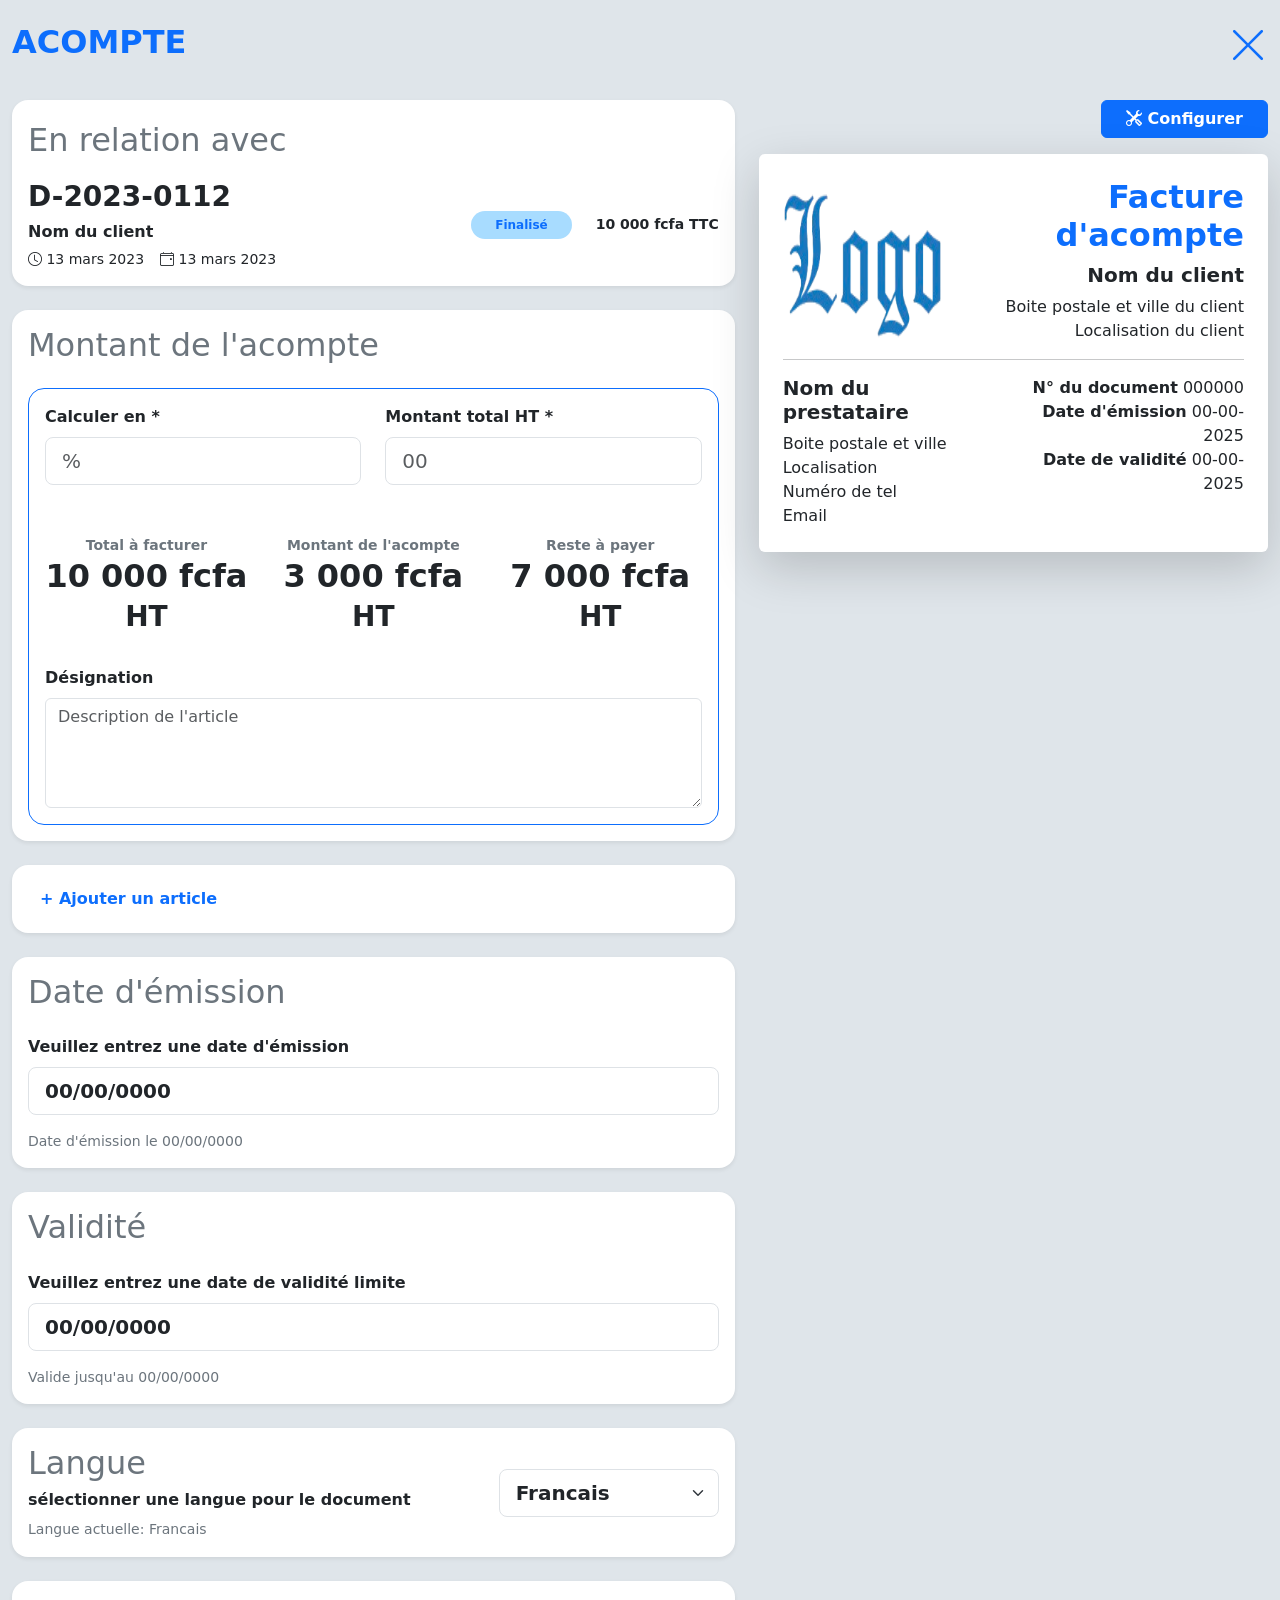
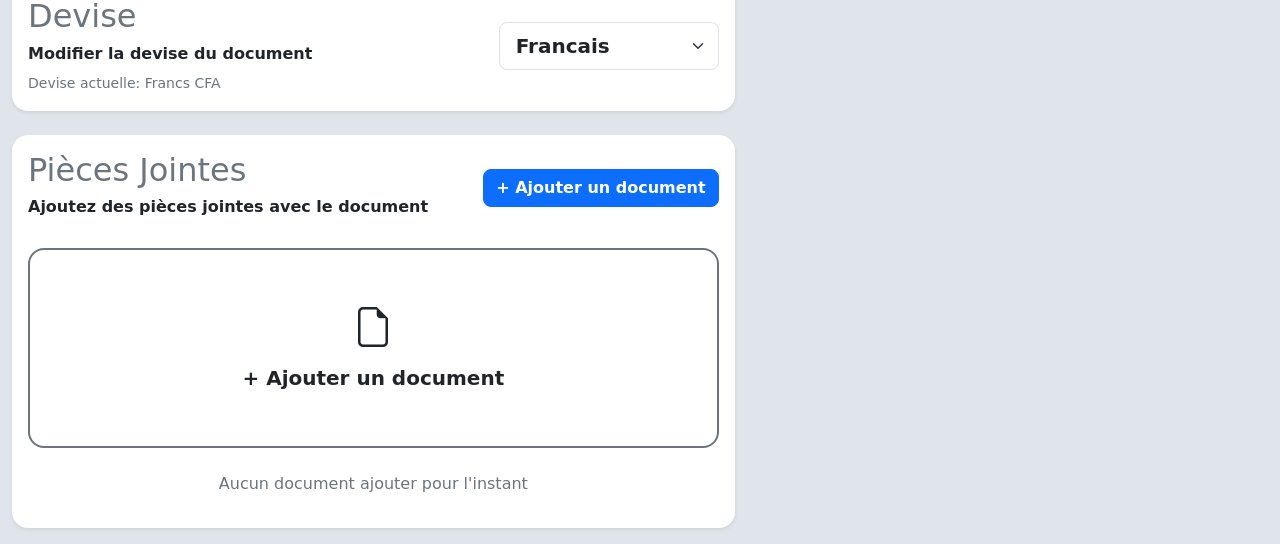
<file: compte.html>
<!DOCTYPE html>
<html lang="en">

<head>
    <meta charset="UTF-8">
    <meta name="viewport" content="width=device-width, initial-scale=1.0">
    <title>Home</title>
    <link href="https://cdn.jsdelivr.net/npm/bootstrap@5.2.3/dist/css/bootstrap.min.css" rel="stylesheet"
        integrity="sha384-rbsA2VBKQhggwzxH7pPCaAqO46MgnOM80zW1RWuH61DGLwZJEdK2Kadq2F9CUG65" crossorigin="anonymous">
    <link rel="stylesheet" href="https://cdnjs.cloudflare.com/ajax/libs/font-awesome/6.5.0/css/all.min.css">
    <link rel="stylesheet" href="https://cdn.jsdelivr.net/npm/bootstrap-icons@1.13.1/font/bootstrap-icons.min.css">
    <link rel="stylesheet" href="style.css">
</head>

<body>
    <div class="container-fluid py-3" style="background-color: #dfe5ea; min-height: 100vh;">

        <!-- Header -->
        <div class="d-flex justify-content-between align-items-center mb-4">

            <h2 class="fw-bold text-primary">
                ACOMPTE
            </h2>

            <i class="bi bi-x-lg fs-1 text-primary"></i>

        </div>

        <div class="row">

            <!-- LEFT -->
            <div class="col-lg-7">

                <!-- Relation -->
                <div class="card border-0 rounded-4 shadow-sm mb-4">
                    <div class="card-body">

                        <p class="fs-2 text-secondary">
                            En relation avec
                        </p>

                        <div class="d-flex justify-content-between align-items-center">

                            <div>

                                <h3 class="fw-bold">
                                    D-2023-0112
                                </h3>

                                <h6 class="fw-bold">
                                    Nom du client
                                </h6>

                                <div class="d-flex gap-3 mt-2">

                                    <small>
                                        <i class="bi bi-clock"></i>
                                        13 mars 2023
                                    </small>

                                    <small>
                                        <i class="bi bi-calendar4-event"></i>
                                        13 mars 2023
                                    </small>

                                </div>

                            </div>

                            <div class="d-flex align-items-center gap-4">

                                <span class="badge rounded-pill px-4 py-2 text-primary"
                                    style="background-color: #a8dcff;">
                                    Finalisé
                                </span>

                                <small class="fw-bold">
                                    10 000 fcfa TTC
                                </small>

                            </div>

                        </div>

                    </div>
                </div>

                <!-- Montant -->
                <div class="card border-0 rounded-4 shadow-sm mb-4">
                    <div class="card-body">

                        <h2 class="text-secondary mb-4">
                            Montant de l'acompte
                        </h2>

                        <div class="border border-primary rounded-4 p-3">

                            <div class="row">

                                <div class="col-md-6">
                                    <label class="fw-bold mb-2">
                                        Calculer en *
                                    </label>

                                    <input type="text" class="form-control form-control-lg" placeholder="%">
                                </div>

                                <div class="col-md-6">
                                    <label class="fw-bold mb-2">
                                        Montant total HT *
                                    </label>

                                    <input type="text" class="form-control form-control-lg" placeholder="00">
                                </div>

                            </div>

                            <!-- Stats -->
                            <div class="row text-center mt-5">

                                <div class="col-md-4">
                                    <small class="text-secondary fw-bold">
                                        Total à facturer
                                    </small>

                                    <h2 class="fw-bold">
                                        10 000 fcfa
                                        <small>HT</small>
                                    </h2>
                                </div>

                                <div class="col-md-4">
                                    <small class="text-secondary fw-bold">
                                        Montant de l'acompte
                                    </small>

                                    <h2 class="fw-bold">
                                        3 000 fcfa
                                        <small>HT</small>
                                    </h2>
                                </div>

                                <div class="col-md-4">
                                    <small class="text-secondary fw-bold">
                                        Reste à payer
                                    </small>

                                    <h2 class="fw-bold">
                                        7 000 fcfa
                                        <small>HT</small>
                                    </h2>
                                </div>

                            </div>

                            <!-- Description -->
                            <div class="mt-4">

                                <label class="fw-bold mb-2">
                                    Désignation
                                </label>

                                <textarea class="form-control" rows="4"
                                    placeholder="Description de l'article"></textarea>

                            </div>

                        </div>

                    </div>
                </div>

                <!-- Ajouter -->
                <div class="card border-0 rounded-4 shadow-sm mb-4">
                    <div class="card-body">

                        <button class="btn fw-bold text-primary border-0">
                            + Ajouter un article
                        </button>

                    </div>
                </div>

                <!-- Date émission -->
                <div class="card border-0 rounded-4 shadow-sm mb-4">
                    <div class="card-body">

                        <h2 class="text-secondary">
                            Date d'émission
                        </h2>

                        <label class="fw-bold mt-3 mb-2">
                            Veuillez entrez une date d'émission
                        </label>

                        <input type="text" class="form-control form-control-lg fw-bold" value="00/00/0000">

                        <small class="text-secondary mt-3 d-block">
                            Date d'émission le 00/00/0000
                        </small>

                    </div>
                </div>

                <!-- Validité -->
                <div class="card border-0 rounded-4 shadow-sm mb-4">
                    <div class="card-body">

                        <h2 class="text-secondary">
                            Validité
                        </h2>

                        <label class="fw-bold mt-3 mb-2">
                            Veuillez entrez une date de validité limite
                        </label>

                        <input type="text" class="form-control form-control-lg fw-bold" value="00/00/0000">

                        <small class="text-secondary mt-3 d-block">
                            Valide jusqu'au 00/00/0000
                        </small>

                    </div>
                </div>

                <!-- Langue -->
                <div class="card border-0 rounded-4 shadow-sm mb-4">
                    <div class="card-body d-flex justify-content-between align-items-center">

                        <div>

                            <h2 class="text-secondary">
                                Langue
                            </h2>

                            <h6 class="fw-bold">
                                sélectionner une langue pour le document
                            </h6>

                            <small class="text-secondary">
                                Langue actuelle: Francais
                            </small>

                        </div>

                        <select class="form-select form-select-lg fw-bold" style="width: 220px;">

                            <option>Francais</option>

                        </select>

                    </div>
                </div>

                <!-- Devise -->
                <div class="card border-0 rounded-4 shadow-sm mb-4">
                    <div class="card-body d-flex justify-content-between align-items-center">

                        <div>

                            <h2 class="text-secondary">
                                Devise
                            </h2>

                            <h6 class="fw-bold">
                                Modifier la devise du document
                            </h6>

                            <small class="text-secondary">
                                Devise actuelle: Francs CFA
                            </small>

                        </div>

                        <select class="form-select form-select-lg fw-bold" style="width: 220px;">

                            <option>Francais</option>

                        </select>

                    </div>
                </div>

                <!-- Pièces jointes -->
                <div class="card border-0 rounded-4 shadow-sm">
                    <div class="card-body">

                        <div class="d-flex justify-content-between align-items-center">

                            <div>

                                <h2 class="text-secondary">
                                    Pièces Jointes
                                </h2>

                                <h6 class="fw-bold">
                                    Ajoutez des pièces jointes avec le document
                                </h6>

                            </div>

                            <button class="btn btn-primary fw-bold rounded-3">
                                + Ajouter un document
                            </button>

                        </div>

                        <!-- Upload -->
                        <div class="border border-2 border-secondary border-dashed rounded-4 mt-4 p-5 text-center">

                            <i class="bi bi-file-earmark fs-1"></i>

                            <h5 class="fw-bold mt-2">
                                + Ajouter un document
                            </h5>

                        </div>

                        <p class="text-center text-secondary mt-4">
                            Aucun document ajouter pour l'instant
                        </p>

                    </div>
                </div>

            </div>

            <!-- RIGHT -->
            <div class="col-lg-5">

                <div class="d-flex justify-content-end mb-3">

                    <button class="btn btn-primary fw-bold px-4">
                        <i class="bi bi-tools"></i>
                        Configurer
                    </button>

                </div>

                <!-- Preview -->
                <div class="card border-0 shadow-lg" style="
                box-shadow:
                0 0 0 1px rgba(0,0,0,0.03),
                0 10px 30px rgba(0,0,0,0.10),
                0 30px 60px rgba(0,0,0,0.08);
            ">

                    <div class="card-body p-4">

                        <div class="d-flex justify-content-between">

                            <img src="logo.png" style="width: 160px;">

                            <div class="text-end">

                                <h2 class="fw-bold text-primary">
                                    Facture d'acompte
                                </h2>

                                <h5 class="fw-bold">
                                    Nom du client
                                </h5>

                                <p class="m-0">
                                    Boite postale et ville du client
                                </p>

                                <p class="m-0">
                                    Localisation du client
                                </p>

                            </div>

                        </div>

                        <hr>

                        <div class="row">

                            <div class="col-md-6">

                                <h5 class="fw-bold">
                                    Nom du prestataire
                                </h5>

                                <p class="m-0">Boite postale et ville</p>
                                <p class="m-0">Localisation</p>
                                <p class="m-0">Numéro de tel</p>
                                <p class="m-0">Email</p>

                            </div>

                            <div class="col-md-6 text-end">

                                <p class="m-0">
                                    <strong>N° du document</strong> 000000
                                </p>

                                <p class="m-0">
                                    <strong>Date d'émission</strong> 00-00-2025
                                </p>

                                <p class="m-0">
                                    <strong>Date de validité</strong> 00-00-2025
                                </p>

                            </div>

                        </div>

                    </div>

                </div>

            </div>

        </div>

    </div>
    <script src="https://cdn.jsdelivr.net/npm/bootstrap@5.2.3/dist/js/bootstrap.bundle.min.js"
        integrity="sha384-kenU1KFdBIe4zVF0s0G1M5b4hcpxyD9F7jL+jjXkk+Q2h455rYXK/7HAuoJl+0I4"
        crossorigin="anonymous"></script>
</body>

</html>
</file>
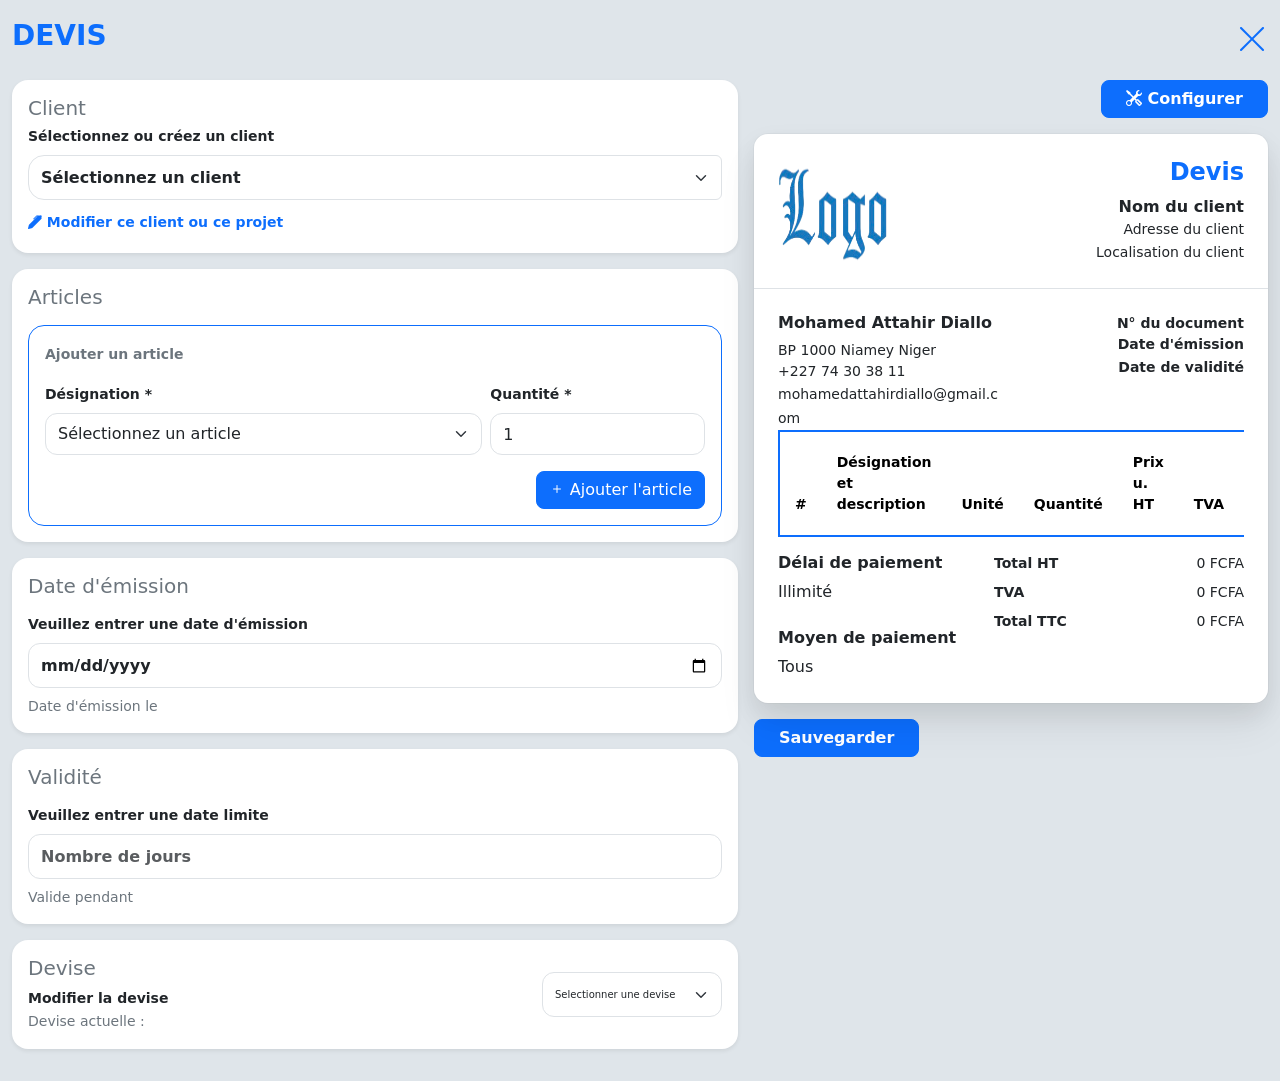
<file: CreerDevis.html>
<!DOCTYPE html>
<html lang="en">

<head>
    <meta charset="UTF-8">
    <meta name="viewport" content="width=device-width, initial-scale=1.0">
    <title>Créer un devis</title>
    <link href="https://cdn.jsdelivr.net/npm/bootstrap@5.2.3/dist/css/bootstrap.min.css" rel="stylesheet"
        integrity="sha384-rbsA2VBKQhggwzxH7pPCaAqO46MgnOM80zW1RWuH61DGLwZJEdK2Kadq2F9CUG65" crossorigin="anonymous">
    <link rel="stylesheet" href="https://cdnjs.cloudflare.com/ajax/libs/font-awesome/6.5.0/css/all.min.css">
    <link rel="stylesheet" href="https://cdn.jsdelivr.net/npm/bootstrap-icons@1.13.1/font/bootstrap-icons.min.css">
    <link rel="stylesheet" href="style.css">
</head>

<body>
    <div class="container-fluid py-3" style="background-color:#dfe5ea; min-height:100vh;">

        <!-- HEADER -->
        <div class="d-flex justify-content-between align-items-center mb-3">

            <h3 class="fw-bold text-primary">
                DEVIS
            </h3>

            <a href="facturation.html" class="text-decoration-none">
                <i class="bi bi-x-lg fs-2 text-primary"></i>
            </a>

        </div>

        <div class="row g-3">

            <!-- LEFT -->
            <div class="col-lg-7">

                <!-- CLIENT -->
                <div class="card border-0 rounded-4 shadow-sm mb-3">
                    <div class="card-body p-3">

                        <h5 class="text-secondary mb-1">
                            Client
                        </h5>

                        <label class="fw-bold small mb-2">
                            Sélectionnez ou créez un client
                        </label>

                        <div class="input-group">
                            <select id="clientDevis"
                                class="form-select rounded-start-4 fw-bold"
                                style="height:45px;">

                                <option value="">
                                    Sélectionnez un client
                                </option>

                            </select>

                        </div>

                        <button class="btn btn-sm text-primary fw-bold border-0 mt-2 px-0">

                            <i class="bi bi-pen-fill"></i>
                            Modifier ce client ou ce projet

                        </button>

                    </div>
                </div>

               <!-- ARTICLES -->
                <div class="card border-0 rounded-4 shadow-sm mb-3">

                    <div class="card-body p-3">

                        <div class="d-flex justify-content-between align-items-center mb-3">

                            <h5 class="text-secondary m-0">
                                Articles
                            </h5>

                        </div>

                        <!-- LES CARTES DES ARTICLES VONT APPARAÎTRE ICI -->
                        <div id="conteneurArticlesDevis"></div>

                        <!-- AJOUTER UN ARTICLE -->
                        <div class="border border-primary rounded-4 p-3">

                            <small class="fw-bold text-secondary">
                                Ajouter un article
                            </small>

                            <div class="row mt-2 g-2">

                                <div class="col-md-8">

                                    <label for="articleDevis"
                                        class="fw-bold small mb-2">
                                        Désignation *
                                    </label>

                                    <select
                                        id="articleDevis"
                                        class="form-select"
                                        style="height:42px; border-radius:12px;">

                                        <option value="">
                                            Sélectionnez un article
                                        </option>

                                    </select>

                                </div>

                                <div class="col-md-4">

                                    <label class="fw-bold small mb-2">
                                        Quantité *
                                    </label>

                                    <input
                                        type="number"
                                        id="quantiteArticleDevis"
                                        class="form-control"
                                        min="1"
                                        value="1"
                                        style="height:42px; border-radius:12px;">

                                </div>

                            </div>

                            <div class="d-flex justify-content-end mt-3">

                                <button
                                    type="button"
                                    id="ajouterArticleDevis"
                                    class="btn btn-primary rounded-3">

                                    <i class="bi bi-plus"></i>
                                    Ajouter l'article

                                </button>

                            </div>

                        </div>

                    </div>

                </div>

                <!-- DATE -->
                <div class="card border-0 rounded-4 shadow-sm mb-3">

                    <div class="card-body p-3">

                        <h5 class="text-secondary">
                            Date d'émission
                        </h5>

                        <label class="fw-bold small mt-2 mb-2">
                            Veuillez entrer une date d'émission
                        </label>

                        <input type="date" id="dateEmission" class="form-control fw-bold"
                            style="height:45px; border-radius:12px;">

                        <small class="text-secondary mt-2 d-block">
                            Date d'émission le <span id="emission"></span>
                        </small>

                    </div>

                </div>

                <!-- VALIDITE -->
                <div class="card border-0 rounded-4 shadow-sm mb-3">

                    <div class="card-body p-3">

                        <h5 class="text-secondary">
                            Validité
                        </h5>

                        <label class="fw-bold small mt-2 mb-2">
                            Veuillez entrer une date limite
                        </label>

                        <!-- <input type="date" id="dateValidite" class="form-control fw-bold"
                            style="height:45px; border-radius:12px;"> -->

                        <input type="number" id="dateValidite" class="form-control fw-bold"
                            placeholder="Nombre de jours"
                            style="height:45px; border-radius:12px;">    

                        <small class="text-secondary mt-2 d-block">
                            Valide pendant <span id="validité"></span>
                        </small>

                    </div>

                </div>

                <!-- DEVISE -->
                <div class="card border-0 rounded-4 shadow-sm mb-3">

                    <div class="card-body p-3 d-flex justify-content-between align-items-center">

                        <div>

                            <h5 class="text-secondary">
                                Devise
                            </h5>

                            <small class="fw-bold d-block">
                                Modifier la devise
                            </small>

                            <small class="text-secondary">
                                Devise actuelle : <span id="deviseA"></span>
                            </small>

                        </div>

                        <select id="deviseValue" class="form-select" style="width:180px; height:45px; border-radius:12px; font-size: x-small;">

                            <option value="">Selectionner une devise</option>
                            <option value="FCFA">FCFA</option>
                            <option value="€">€</option>
                            <option value="$">$</option>
                            <option value="£">£</option>

                        </select>

                    </div>

                </div>

            </div>

            <!-- RIGHT -->
            <div class="col-lg-5">

                <div class="d-flex justify-content-end mb-3">

                    <button class="btn btn-primary fw-bold px-4 rounded-3">

                        <i class="bi bi-tools"></i>
                        Configurer

                    </button>

                </div>

                <!-- PREVIEW -->
                <div class="card border-0" style="
                border-radius:14px;
                box-shadow:
                0 0 0 1px rgba(0,0,0,0.03),
                0 10px 25px rgba(0,0,0,0.08),
                0 25px 40px rgba(0,0,0,0.06);
            ">

                    <div class="card-body p-0">

                        <!-- Header -->
                        <div class="p-4 border-bottom">

                            <div class="d-flex justify-content-between">

                                <img src="logo.png" style="width:110px;">

                                <div class="text-end">

                                    <h4 class="fw-bold text-primary">
                                        Devis
                                    </h4>

                                    <p id="nomClientPreview" class="fw-bold m-0">
                                        Nom du client
                                    </p>

                                    <small id="adresseClientPreview" class="d-block">
                                        Adresse du client
                                    </small>

                                    <small id="localisationClientPreview">
                                        Localisation du client
                                    </small>

                                </div>

                            </div>

                        </div>

                        <!-- Contenu -->
                        <div class="p-4">

                            <div class="row">

                                <div class="col-6">

                                    <h6 class="fw-bold">
                                        Mohamed Attahir Diallo
                                    </h6>

                                    <small class="d-block">
                                        BP 1000 Niamey Niger
                                    </small>

                                    <small class="d-block">
                                        +227 74 30 38 11
                                    </small>

                                    <small>
                                        mohamedattahirdiallo@gmail.com
                                    </small>

                                </div>

                                <div class="col-6 text-end">

                                    <small class="d-block">
                                        <strong>N° du document</strong> <span id="numeroDocu"></span>
                                    </small>

                                    <small class="d-block">
                                        <strong>Date d'émission</strong> <span id="emission2"></span>
                                    </small>

                                    <small>
                                        <strong>Date de validité</strong> <span id="validité2"></span>
                                    </small>

                                </div>

                            </div>

                            <!-- TABLE -->
                            <div class="table-responsive">

                                <table class="table table-sm align-middle">

                                    <thead class="border-bottom border-primary border-2">
                                        <tr class="text-primary small">
                                            <th>#</th>
                                            <th>Désignation et description</th>
                                            <th>Unité</th>
                                            <th>Quantité</th>
                                            <th>Prix u. HT</th>
                                            <th>TVA</th>
                                            <th>Montant HT</th>
                                            <th>Montant TTC</th>
                                            <th>Action</th>
                                        </tr>
                                    </thead>

                                    <tbody
                                        id="listeArticlesDevis"
                                        class="small border-bottom border-primary border-2">
                                    </tbody>

                                </table>

                            </div>



                            <!-- FOOTER -->
                            <div class="row">

                                <div class="col-6">

                                    <h6 class="fw-bold">
                                        Délai de paiement
                                    </h6>

                                    <p class="m-0" id="delai">
                                        Illimité
                                    </p>

                                    <h6 class="fw-bold mt-4">
                                        Moyen de paiement
                                    </h6>

                                    <p class="m-0" id="moyenPayement">
                                        Tous
                                    </p>

                                </div>

                                <div class="col-6">

                                    <div class="d-flex justify-content-end">

                                        <div style="min-width: 250px;">

                                            <div class="d-flex justify-content-between small mb-2">
                                                <strong>Total HT</strong>
                                                <span><span id="totalHTDevis">0 </span> <span id="devise1">FCFA</span></span>
                                            </div>

                                            <div class="d-flex justify-content-between small mb-2">
                                                <strong>TVA</strong>
                                                <span><span id="totalTVADevis">0 </span> <span id="devise2">FCFA</span></span>
                                            </div>

                                            <div class="d-flex justify-content-between small">
                                                <strong>Total TTC</strong>
                                                <span><span id="totalTTCDevis">0 </span> <span id="devise3">FCFA</span></span>
                                            </div>

                                        </div>

                                    </div>

                                </div>

                            </div>

                        </div>

                    </div>

                </div>

                <div class="mt-3">

                    <button type="button" id="sauvegarde" class="btn btn-primary fw-bold px-4 rounded-3">

                        Sauvegarder

                    </button>

                </div>
            </div>

        </div>

    </div>
    <script src="https://cdn.jsdelivr.net/npm/bootstrap@5.2.3/dist/js/bootstrap.bundle.min.js"
        integrity="sha384-kenU1KFdBIe4zVF0s0G1M5b4hcpxyD9F7jL+jjXkk+Q2h455rYXK/7HAuoJl+0I4"
        crossorigin="anonymous"></script>

    <script src="devis.js"></script>
</body>

</html>
</file>
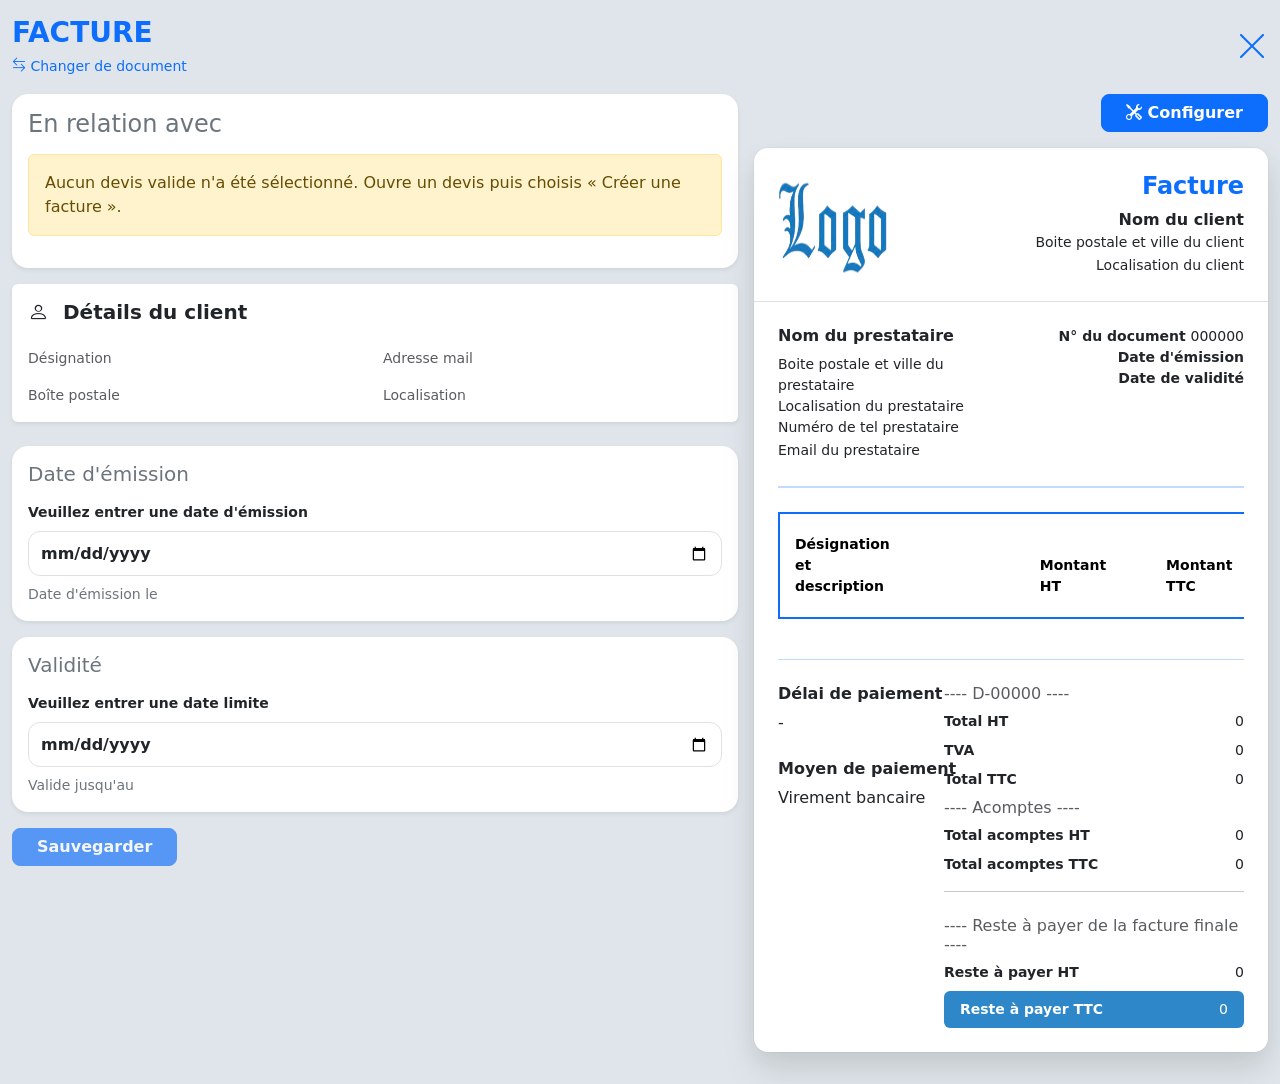
<file: CreerFacture.html>
<!DOCTYPE html>
<html lang="fr">

<head>
    <meta charset="UTF-8">
    <meta name="viewport" content="width=device-width, initial-scale=1.0">

    <title>Créer une facture</title>

    <link href="https://cdn.jsdelivr.net/npm/bootstrap@5.2.3/dist/css/bootstrap.min.css"
        rel="stylesheet">

    <link rel="stylesheet"
        href="https://cdnjs.cloudflare.com/ajax/libs/font-awesome/6.5.0/css/all.min.css">

    <link rel="stylesheet"
        href="https://cdn.jsdelivr.net/npm/bootstrap-icons@1.13.1/font/bootstrap-icons.min.css">

    <link rel="stylesheet" href="style.css">
</head>

<body>

<div class="container-fluid py-3"
    style="background-color:#dfe5ea; min-height:100vh;">

    <!-- ================================================== -->
    <!-- HEADER -->
    <!-- ================================================== -->

    <div class="d-flex justify-content-between align-items-center mb-3">

        <div>

            <h3 class="fw-bold text-primary mb-1">
                FACTURE
            </h3>

            <a href="#" class="text-primary text-decoration-none small">
                <i class="bi bi-arrow-left-right"></i>
                Changer de document
            </a>

        </div>

        <a href="facturation.html" class="text-decoration-none">
            <i class="bi bi-x-lg fs-2 text-primary"></i>
        </a>

    </div>


    <div class="row g-3">

        <!-- ================================================== -->
        <!-- LEFT -->
        <!-- ================================================== -->

        <div class="col-lg-7">


            <!-- ================================================== -->
            <!-- RELATIONS -->
            <!-- ================================================== -->

            <div class="card border-0 rounded-4 shadow-sm mb-3">

                <div class="card-body p-3">

                    <h4 class="text-secondary mb-3">
                        En relation avec
                    </h4>

                    <!-- Le JS remplira cette zone -->
                    <div id="relationsFacture">

                        <small class="text-muted">
                            Chargement des relations...
                        </small>

                    </div>

                </div>

            </div>


            <!-- ================================================== -->
            <!-- CLIENT -->
            <!-- ================================================== -->

            <div class="card border-0 shadow-sm mb-4">

                <div class="card-body">

                    <h5 class="fw-bold mb-4">

                        <i class="bi bi-person me-2"></i>

                        Détails du client

                    </h5>


                    <div class="row g-3">

                        <div class="col-md-6">

                            <small class="text-muted d-block">
                                Désignation
                            </small>

                            <span id="designationClientFacture">
                            </span>

                        </div>


                        <div class="col-md-6">

                            <small class="text-muted d-block">
                                Adresse mail
                            </small>

                            <span id="mailClientFacture">
                            </span>

                        </div>


                        <div class="col-md-6">

                            <small class="text-muted d-block">
                                Boîte postale
                            </small>

                            <span id="boitePostaleClientFacture">
                            </span>

                        </div>


                        <div class="col-md-6">

                            <small class="text-muted d-block">
                                Localisation
                            </small>

                            <span id="localisationClientFacture">
                            </span>

                        </div>

                    </div>

                </div>

            </div>


            <!-- ================================================== -->
            <!-- DATE D'ÉMISSION -->
            <!-- ================================================== -->

            <div class="card border-0 rounded-4 shadow-sm mb-3">

                <div class="card-body p-3">

                    <h5 class="text-secondary">
                        Date d'émission
                    </h5>

                    <label class="fw-bold small mt-2 mb-2">

                        Veuillez entrer une date d'émission

                    </label>

                    <input
                        type="date"
                        id="dateEmission"
                        class="form-control fw-bold"
                        style="height:45px; border-radius:12px;"
                    >

                    <small class="text-secondary mt-2 d-block">

                        Date d'émission le

                        <span id="emission"></span>

                    </small>

                </div>

            </div>


            <!-- ================================================== -->
            <!-- DATE DE VALIDITÉ -->
            <!-- ================================================== -->

            <div class="card border-0 rounded-4 shadow-sm mb-3">

                <div class="card-body p-3">

                    <h5 class="text-secondary">
                        Validité
                    </h5>

                    <label class="fw-bold small mt-2 mb-2">

                        Veuillez entrer une date limite

                    </label>

                    <input
                        type="date"
                        id="dateValidite"
                        class="form-control fw-bold"
                        style="height:45px; border-radius:12px;"
                    >

                    <small class="text-secondary mt-2 d-block">

                        Valide jusqu'au

                        <span id="validité"></span>

                    </small>

                </div>

            </div>


            <!-- ================================================== -->
            <!-- SAUVEGARDER -->
            <!-- ================================================== -->

            <div class="d-flex justify-content-start mb-3">

                <button
                    id="sauvegardeFacture"
                    type="button"
                    class="btn btn-primary fw-bold px-4 rounded-3">

                    Sauvegarder

                </button>

            </div>


        </div>


        <!-- ================================================== -->
        <!-- RIGHT -->
        <!-- ================================================== -->

        <div class="col-lg-5">


            <!-- CONFIGURATION -->

            <div class="d-flex justify-content-end mb-3">

                <button
                    id="configurerFacture"
                    type="button"
                    class="btn btn-primary fw-bold px-4 rounded-3">

                    <i class="bi bi-tools"></i>

                    Configurer

                </button>

            </div>


            <!-- ================================================== -->
            <!-- PREVIEW -->
            <!-- ================================================== -->

            <div class="card border-0 mb-3"
                style="
                border-radius:14px;
                box-shadow:
                0 0 0 1px rgba(0,0,0,0.03),
                0 10px 25px rgba(0,0,0,0.08),
                0 25px 40px rgba(0,0,0,0.06);
                ">

                <div class="card-body p-0">


                    <!-- ================================================== -->
                    <!-- HEADER DOCUMENT -->
                    <!-- ================================================== -->

                    <div class="p-4"
                        style="border-bottom: 1px solid #e0e0e0;">

                        <div class="d-flex justify-content-between">

                            <img
                                src="logo.png"
                                style="width:110px;"
                            >


                            <div class="text-end">

                                <h4 class="fw-bold text-primary">
                                    Facture
                                </h4>

                                <p
                                    id="previewNomClient"
                                    class="fw-bold m-0">

                                    Nom du client

                                </p>

                                <small
                                    id="previewBoitePostale"
                                    class="d-block">

                                    Boite postale et ville du client

                                </small>

                                <small
                                    id="previewLocalisation">

                                    Localisation du client

                                </small>

                            </div>

                        </div>

                    </div>


                    <!-- ================================================== -->
                    <!-- CONTENU -->
                    <!-- ================================================== -->

                    <div class="p-4">


                        <div class="row">


                            <!-- PRESTATAIRE -->

                            <div class="col-6">

                                <h6 class="fw-bold">
                                    Nom du prestataire
                                </h6>

                                <small class="d-block">
                                    Boite postale et ville du prestataire
                                </small>

                                <small class="d-block">
                                    Localisation du prestataire
                                </small>

                                <small class="d-block">
                                    Numéro de tel prestataire
                                </small>

                                <small>
                                    Email du prestataire
                                </small>

                            </div>


                            <!-- INFORMATIONS FACTURE -->

                            <div class="col-6 text-end">

                                <small class="d-block">

                                    <strong>
                                        N° du document
                                    </strong>

                                    <span id="previewNumeroFacture">
                                        000000
                                    </span>

                                </small>


                                <small class="d-block">

                                    <strong>
                                        Date d'émission
                                    </strong>

                                    <span id="previewDateEmission">
                                    </span>

                                </small>


                                <small class="d-block">

                                    <strong>
                                        Date de validité
                                    </strong>

                                    <span id="previewDateValidite">
                                    </span>

                                </small>

                            </div>

                        </div>


                        <hr class="border-primary border-2 my-4">


                        <!-- ================================================== -->
                        <!-- TABLE FACTURE -->
                        <!-- ================================================== -->

                        <div class="table-responsive">

                            <table class="table table-sm align-middle">

                                <thead
                                    class="border-bottom border-primary border-2">

                                    <tr class="text-primary small">

                                        <th>
                                            Désignation et description
                                        </th>

                                        <th></th>
                                        <th></th>
                                        <th></th>
                                        <th></th>

                                        <th>
                                            Montant HT
                                        </th>

                                        <th></th>

                                        <th>
                                            Montant TTC
                                        </th>

                                    </tr>

                                </thead>


                                <tbody
                                    id="previewFactureBody"
                                    class="small">

                                    <!-- Le JS remplira cette partie -->

                                </tbody>

                            </table>

                        </div>


                        <hr class="border-primary my-4">


                        <!-- ================================================== -->
                        <!-- FOOTER -->
                        <!-- ================================================== -->

                        <div class="row">


                            <!-- PAIEMENT -->

                            <div class="col-6">

                                <h6 class="fw-bold">
                                    Délai de paiement
                                </h6>

                                <p
                                    id="previewDelaiPaiement"
                                    class="m-0">

                                    -

                                </p>


                                <h6 class="fw-bold mt-4">
                                    Moyen de paiement
                                </h6>

                                <p
                                    id="previewMoyenPaiement"
                                    class="m-0">

                                    Virement bancaire

                                </p>

                            </div>


                            <!-- TOTAUX -->

                            <div class="col-6">

                                <div class="d-flex justify-content-end">

                                    <div style="min-width:300px;">


                                        <!-- DEVIS -->

                                        <h6
                                            id="previewNumeroDevis"
                                            class="text-muted">

                                            ---- D-00000 ----

                                        </h6>


                                        <div
                                            class="d-flex justify-content-between small mb-2">

                                            <strong>
                                                Total HT
                                            </strong>

                                            <span id="previewTotalDevisHT">
                                                0
                                            </span>

                                        </div>


                                        <div
                                            class="d-flex justify-content-between small mb-2">

                                            <strong>
                                                TVA
                                            </strong>

                                            <span id="previewTVADevis">
                                                0
                                            </span>

                                        </div>


                                        <div
                                            class="d-flex justify-content-between small mb-2">

                                            <strong>
                                                Total TTC
                                            </strong>

                                            <span id="previewTotalDevisTTC">
                                                0
                                            </span>

                                        </div>


                                        <!-- ACOMPTES -->

                                        <h6
                                            id="previewNumeroAcomptes"
                                            class="text-muted">

                                            ---- Acomptes ----

                                        </h6>


                                        <div
                                            class="d-flex justify-content-between small mb-2">

                                            <strong>
                                                Total acomptes HT
                                            </strong>

                                            <span id="previewTotalAcomptesHT">
                                                0
                                            </span>

                                        </div>


                                        <div
                                            class="d-flex justify-content-between small mb-2">

                                            <strong>
                                                Total acomptes TTC
                                            </strong>

                                            <span id="previewTotalAcomptesTTC">
                                                0
                                            </span>

                                        </div>


                                        <hr class="mb-4">


                                        <!-- RESTE -->

                                        <h6 class="text-muted">

                                            ---- Reste à payer de la facture finale ----

                                        </h6>


                                        <div
                                            class="d-flex justify-content-between small mb-2">

                                            <strong>
                                                Reste à payer HT
                                            </strong>

                                            <span id="previewResteHT">
                                                0
                                            </span>

                                        </div>


                                        <div
                                            class="d-flex justify-content-between text-white px-3 py-2 rounded small"
                                            style="background:#2d87c9;">

                                            <strong>
                                                Reste à payer TTC
                                            </strong>

                                            <span id="previewResteTTC">
                                                0
                                            </span>

                                        </div>


                                    </div>

                                </div>

                            </div>

                        </div>

                    </div>

                </div>

            </div>

        </div>

    </div>

</div>


<!-- ================================================== -->
<!-- BOOTSTRAP -->
<!-- ================================================== -->

<script
    src="https://cdn.jsdelivr.net/npm/bootstrap@5.2.3/dist/js/bootstrap.bundle.min.js">
</script>


<!-- ================================================== -->
<!-- FACTURE JS -->
<!-- ================================================== -->

<script src="facture.js"></script>

</body>

</html>
</file>
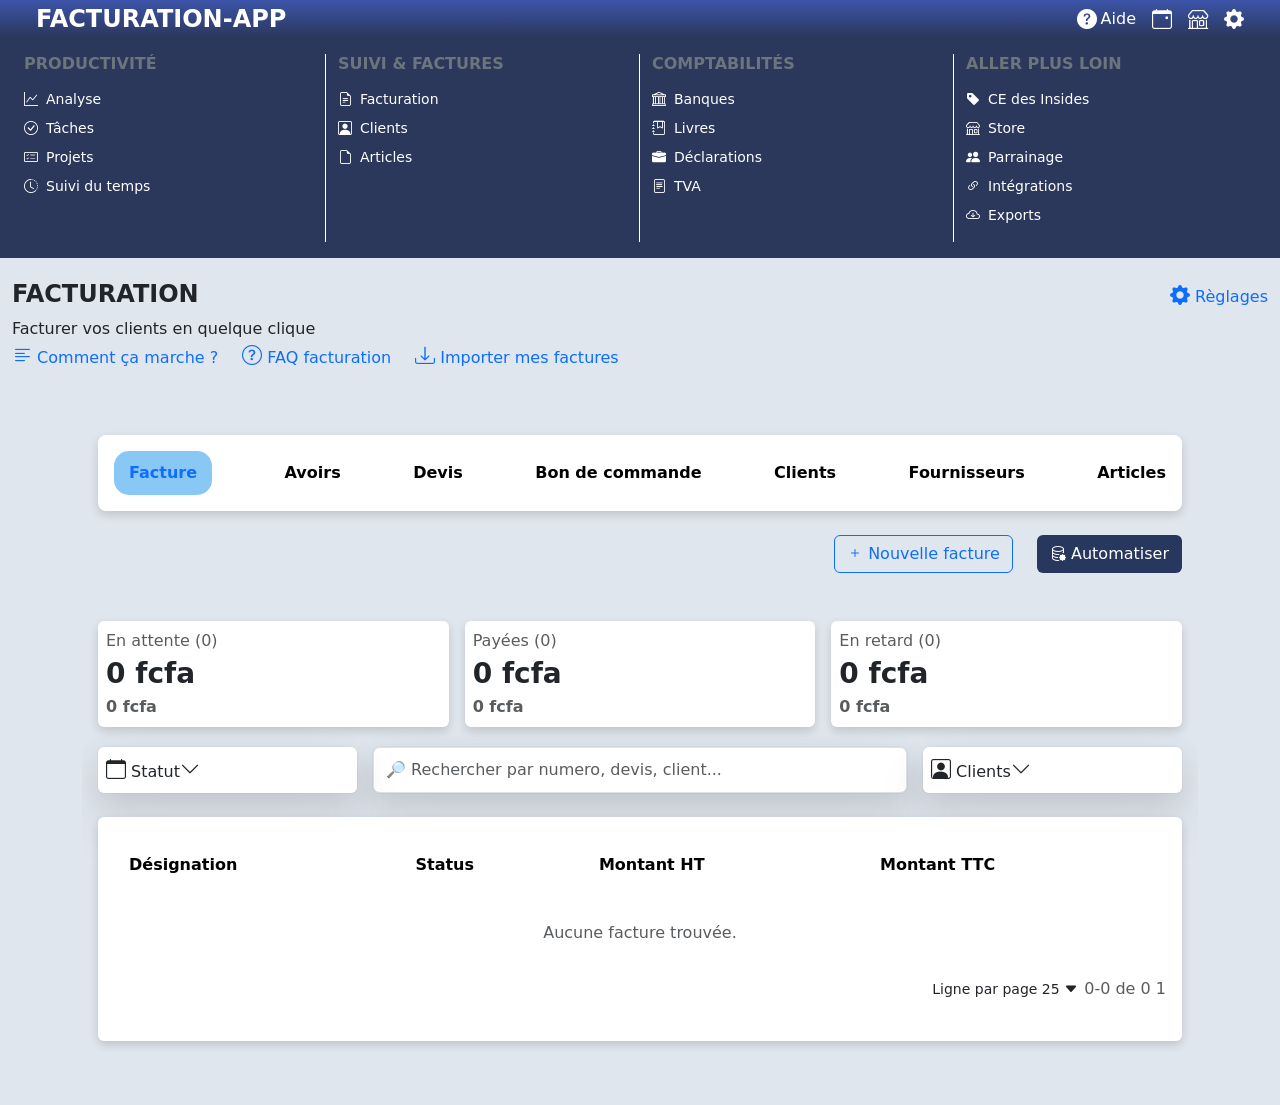
<file: facturation.html>
<!DOCTYPE html>
<html lang="en">

<head>
    <meta charset="UTF-8">
    <meta name="viewport" content="width=device-width, initial-scale=1.0">
    <title>Home</title>
    <link href="https://cdn.jsdelivr.net/npm/bootstrap@5.2.3/dist/css/bootstrap.min.css" rel="stylesheet"
        integrity="sha384-rbsA2VBKQhggwzxH7pPCaAqO46MgnOM80zW1RWuH61DGLwZJEdK2Kadq2F9CUG65" crossorigin="anonymous">
    <link rel="stylesheet" href="https://cdnjs.cloudflare.com/ajax/libs/font-awesome/6.5.0/css/all.min.css">
    <link rel="stylesheet" href="https://cdn.jsdelivr.net/npm/bootstrap-icons@1.13.1/font/bootstrap-icons.min.css">
    <link rel="stylesheet" href="style.css">
</head>

<body>
    <div class="premier position-fixed w-100 top-0" style="z-index: 999; margin-bottom: auto;">
    <!-- Header Principal -->
    <header style="background: linear-gradient(to bottom, #3C54A9, #2B375B);">
        <div class="container-fluid">
            <div class="row align-items-center py-1 px-4">
                <div class="col-auto">
                    <h4 class="mb-0 text-white fw-bold">FACTURATION-APP</h4>
                </div>
                <div class="col"></div>
                <div class="col-auto">
                    <div class="d-flex gap-3 align-items-center">
                        <a href="#"
                            class="text-white text-decoration-none d-flex justify-content-center align-items-center gap-1"
                            title="Aide">
                            <i class="bi bi-question-circle-fill fs-5"></i>
                            <span>Aide</span>
                        </a>
                        <a href="#" class="text-white text-decoration-none" title="Fichier">
                            <i class="bi bi-calendar-event fs-5"></i>
                        </a>
                        <a href="#" class="text-white text-decoration-none" title="Bâtiment">
                            <i class="bi bi-shop fs-5"></i>
                        </a>
                        <a href="#" class="text-white text-decoration-none" title="Paramètres">
                            <i class="bi bi-gear-fill fs-5"></i>
                        </a>
                    </div>
                </div>
            </div>
        </div>
    </header>

    <!-- Menu de Navigation -->
    <nav style="background: #2B375B; min-height: 120px;">
            <div class="container-fluid px-4 py-3">
                <!-- Navigation Mobile -->
                <div class="d-lg-none">

                    <div class="dropdown mb-2">
                        <button class="btn w-100 text-start text-white" style="background:#3C54A9;"
                            data-bs-toggle="dropdown">
                            PRODUCTIVITÉ
                        </button>
                        <ul class="dropdown-menu w-100">
                            <li><a class="dropdown-item" href="#">Analyse</a></li>
                            <li><a class="dropdown-item" href="#">Tâches</a></li>
                            <li><a class="dropdown-item" href="#">Projets</a></li>
                            <li><a class="dropdown-item" href="#">Suivi du temps</a></li>
                        </ul>
                    </div>

                    <div class="dropdown mb-2">
                        <button class="btn w-100 text-start text-white" style="background:#3C54A9;"
                            data-bs-toggle="dropdown">
                            SUIVI & FACTURES
                        </button>
                        <ul class="dropdown-menu w-100">
                            <li><a class="dropdown-item" href="facturation.html">Facturation</a></li>
                            <li><a class="dropdown-item" href="client.html">Clients</a></li>
                            <li><a class="dropdown-item" href="Article.html">Articles</a></li>
                        </ul>
                    </div>

                    <div class="dropdown mb-2">
                        <button class="btn w-100 text-start text-white" style="background:#3C54A9;"
                            data-bs-toggle="dropdown">
                            COMPTABILITÉS
                        </button>
                        <ul class="dropdown-menu w-100">
                            <li><a class="dropdown-item" href="#">Banques</a></li>
                            <li><a class="dropdown-item" href="#">Livres</a></li>
                            <li><a class="dropdown-item" href="#">Déclarations</a></li>
                            <li><a class="dropdown-item" href="#">TVA</a></li>
                        </ul>
                    </div>

                    <div class="dropdown">
                        <button class="btn w-100 text-start text-white" style="background:#3C54A9;"
                            data-bs-toggle="dropdown">
                            ALLER PLUS LOIN
                        </button>
                        <ul class="dropdown-menu w-100">
                            <li><a class="dropdown-item" href="#">CE des Insides</a></li>
                            <li><a class="dropdown-item" href="#">Store</a></li>
                            <li><a class="dropdown-item" href="#">Parrainage</a></li>
                            <li><a class="dropdown-item" href="#">Intégrations</a></li>
                            <li><a class="dropdown-item" href="#">Exports</a></li>
                        </ul>
                    </div>

                </div>
                <div class="row d-none d-lg-flex">
                    <!-- Colonne 1: PRODUCTIVITÉ -->
                    <div class="col-12 col-md-6 col-lg-3" style="border-right: 1px solid #ffff; padding-right: 20px;">
                        <h6 class="text-secondary fw-bold mb-3">PRODUCTIVITÉ</h6>
                        <ul class="list-unstyled">
                            <li><a href="#"
                                    class="text-white text-decoration-none small d-flex align-items-center gap-2"><i
                                        class="bi bi-graph-up"></i>Analyse</a></li>
                            <li><a href="#"
                                    class="text-white text-decoration-none small d-flex align-items-center gap-2 mt-2"><i
                                        class="bi bi-check-circle"></i>Tâches</a></li>
                            <li><a href="#"
                                    class="text-white text-decoration-none small d-flex align-items-center gap-2 mt-2"><i
                                        class="bi bi-card-checklist"></i>Projets</a></li>
                            <li><a href="#"
                                    class="text-white text-decoration-none small d-flex align-items-center gap-2 mt-2"><i
                                        class="bi bi-clock-history"></i>Suivi du temps</a></li>
                        </ul>
                    </div>

                    <!-- Colonne 2: SUIVI & FACTURES -->
                    <div class="col-12 col-md-6 col-lg-3" style="border-right: 1px solid #ffff; padding-right: 20px;">
                        <h6 class="text-secondary fw-bold mb-3">SUIVI & FACTURES</h6>
                        <ul class="list-unstyled">
                            <li><a href="facturation.html"
                                    class="text-white text-decoration-none small d-flex align-items-center gap-2"><i
                                        class="bi bi-file-earmark-text"></i>Facturation</a></li>
                            <li><a href="client.html"
                                    class="text-white text-decoration-none small d-flex align-items-center gap-2 mt-2"><i
                                        class="bi bi-person-square"></i>Clients</a></li>
                            <li><a href="Article.html"
                                    class="text-white text-decoration-none small d-flex align-items-center gap-2 mt-2"><i
                                        class="bi bi-file-earmark"></i>Articles</a></li>
                        </ul>
                    </div>

                    <!-- Colonne 3: COMPTABILITÉS -->
                    <div class="col-12 col-md-6 col-lg-3" style="border-right: 1px solid #ffff; padding-right: 20px;">
                        <h6 class="text-secondary fw-bold mb-3">COMPTABILITÉS</h6>
                        <ul class="list-unstyled">
                            <li><a href="#"
                                    class="text-white text-decoration-none small d-flex align-items-center gap-2"><i
                                        class="bi bi-bank"></i>Banques</a></li>
                            <li><a href="#"
                                    class="text-white text-decoration-none small d-flex align-items-center gap-2 mt-2"><i
                                        class="bi bi-journal-bookmark"></i>Livres</a></li>
                            <li><a href="#"
                                    class="text-white text-decoration-none small d-flex align-items-center gap-2 mt-2"><i
                                        class="bi bi-briefcase-fill"></i>Déclarations</a></li>
                            <li><a href="#"
                                    class="text-white text-decoration-none small d-flex align-items-center gap-2 mt-2"><i
                                        class="bi bi-file-text"></i>TVA</a></li>
                        </ul>
                    </div>

                    <!-- Colonne 4: ALLER PLUS LOIN -->
                    <div class="col-12 col-md-6 col-lg-3">
                        <h6 class="text-secondary fw-bold mb-3">ALLER PLUS LOIN</h6>
                        <ul class="list-unstyled">
                            <li><a href="#"
                                    class="text-white text-decoration-none small d-flex align-items-center gap-2"><i
                                        class="bi bi-tag-fill"></i>CE des Insides</a></li>
                            <li><a href="#"
                                    class="text-white text-decoration-none small d-flex align-items-center gap-2 mt-2"><i
                                        class="bi bi-shop"></i>Store</a></li>
                            <li><a href="#"
                                    class="text-white text-decoration-none small d-flex align-items-center gap-2 mt-2"><i
                                        class="bi bi-people-fill"></i>Parrainage</a></li>
                            <li><a href="#"
                                    class="text-white text-decoration-none small d-flex align-items-center gap-2 mt-2"><i
                                        class="bi bi-link-45deg"></i>Intégrations</a></li>
                            <li><a href="#"
                                    class="text-white text-decoration-none small d-flex align-items-center gap-2 mt-2"><i
                                        class="bi bi-cloud-arrow-down"></i>Exports</a></li>
                        </ul>
                    </div>
                </div>
            </div>
        </nav>
    </div>

    <main style="padding-top: 280px;">
        <div class="container-fluid">
            <div class="d-flex justify-content-between">
                <h4 class="fw-bold">FACTURATION</h4>
                <a href="#" class="text-primary text-decoration-none" title="Paramètres">
                    <i class="bi bi-gear-fill fs-5"></i>
                    Règlages
                </a>
            </div>
            <span>Facturer vos clients en quelque clique</span>
            <div class="d-flex gap-4">
                <a href="#" class="text-primary text-decoration-none" title="Comment ça marche">
                    <i class="bi bi-text-left fs-5"></i>
                    Comment ça marche ?
                </a>
                <a href="#" class="text-primary text-decoration-none" title="FAQ">
                    <i class="bi bi-question-circle fs-5"></i>
                    FAQ facturation
                </a>
                <a href="#" class="text-primary text-decoration-none" title="Import">
                    <i class="bi bi-download fs-5"></i>
                    Importer mes factures
                </a>
            </div>
            <div class="container mb-5 ">
                <div data-bs-spy="scroll" data-bs-target="#navbar-example2" data-bs-root-margin="0px 0px -40%"
                    data-bs-smooth-scroll="true" class="scrollspy-example p-3 rounded-2" tabindex="0"
                    style="overflow-y: auto; height: auto;" data-bs-spy="scroll" data-bs-target="#navbar-example2"
                    data-bs-root-margin="0px 0px -40%" data-bs-smooth-scroll="true"
                    class="scrollspy-example p-3 rounded-2" tabindex="0">

                    <div class="card text-white w-100 mt-5 rounded-3">

                        <div class="card-body">

                            <!-- NAVIGATION -->
                            <div class="d-flex justify-content-between align-items-center flex-wrap nav nav-pills">

                                <!-- Facture -->
                                <button class="nav-card active border-0 p-0 fw-bold" data-bs-toggle="pill"
                                    data-bs-target="#Facture">
                                    Facture
                                </button>

                                <!-- Avoirs -->
                                <button class="nav-card border-0 p-0 fw-bold" data-bs-toggle="pill"
                                    data-bs-target="#Avoirs">
                                    Avoirs
                                </button>

                                <!-- Devis -->
                                <button class="nav-card border-0 p-0 fw-bold" data-bs-toggle="pill"
                                    data-bs-target="#Devis">
                                    Devis
                                </button>

                                <!-- Bon de commande -->
                                <button class="nav-card border-0 p-0 fw-bold" data-bs-toggle="pill"
                                    data-bs-target="#commande">
                                    Bon de commande
                                </button>

                                <!-- Clients -->
                                <button class="nav-card border-0 p-0 fw-bold" data-bs-toggle="pill"
                                    data-bs-target="#Clients">
                                    Clients
                                </button>

                                <!-- Fournisseurs -->
                                <button class="nav-card border-0 p-0 fw-bold" data-bs-toggle="pill"
                                    data-bs-target="#Fournisseurs">
                                    Fournisseurs
                                </button>

                                <!-- Articles -->
                                <button class="nav-card border-0 p-0 fw-bold" data-bs-toggle="pill"
                                    data-bs-target="#Articles">
                                    Articles
                                </button>

                            </div>
                        </div>
                    </div>
                    <!-- CONTENU -->
                    <div class="tab-content mt-4">

                        <!-- Facture -->
                        <div class="tab-pane fade show active" id="Facture">
                            <div class="d-flex gap-4 justify-content-end">

                                <a class="btn border-primary text-primary"
                                href="CreerFacture.html"
                                role="button">

                                    <i class="bi bi-plus"></i>
                                    Nouvelle facture

                                </a>

                                <button class="btn border-none text-white"
                                        style="background-color: #27375E;"
                                        type="button">

                                    <i class="bi bi-database-gear"></i>
                                    Automatiser

                                </button>

                            </div>

                            <!-- ======================================================
                                OFFCANVAS FACTURE (même design que l'offcanvas devis)
                            ======================================================= -->
                            <div class="offcanvas offcanvas-end border-0"
                                tabindex="-1"
                                id="offcanvasfacture"
                                style="width: 830px; background-color: #f3f3f3;">

                                <!-- HEADER -->
                                <div class="offcanvas-header bg-white border-bottom px-4 py-3 d-flex justify-content-between align-items-start">

                                    <div class="d-flex flex-column">

                                        <span class="text-muted small">
                                            Document de facturation
                                        </span>

                                        <h2 id="numeroFactureOffcanvas" class="fw-bold m-0">
                                            F-0000-00000
                                        </h2>

                                        <span id="nomClientFactureOffcanvas" class="fw-semibold">
                                            Nom du client
                                        </span>

                                        <div class="d-flex gap-3 mt-1 flex-wrap">

                                            <small id="prixFactureOffcanvas" class="fw-bold">
                                                0 fcfa HT
                                            </small>

                                            <small id="ttcFactureOffcanvas" class="fw-bold">
                                                0 fcfa TTC
                                            </small>

                                            <small id="dateFactureOffcanvas">
                                                <i class="bi bi-calendar4-event"></i>
                                                -
                                            </small>

                                        </div>

                                    </div>


                                    <!-- Statut + actions -->
                                    <div class="dropdown">

                                        <small id="statutFactureOffcanvas" class="fw-bold">
                                            en attente
                                        </small>

                                        <button
                                            class="btn border-0"
                                            type="button"
                                            data-bs-toggle="dropdown"
                                            aria-expanded="false">

                                            <i class="bi bi-three-dots fs-4"></i>

                                        </button>

                                        <ul class="dropdown-menu dropdown-menu-end shadow border-0">

                                            <li>
                                                <button id="modifierFacture" class="dropdown-item" type="button">
                                                    <i class="bi bi-pencil me-2"></i>
                                                    Modifier
                                                </button>
                                            </li>

                                            <li>
                                                <button id="marquerFacturePayee" class="dropdown-item" type="button">
                                                    <i class="bi bi-check-circle me-2"></i>
                                                    Marquer comme payé
                                                </button>
                                            </li>

                                            <li>
                                                <button id="supprimerFacture" class="dropdown-item text-danger" type="button">
                                                    <i class="bi bi-trash me-2"></i>
                                                    Supprimer
                                                </button>
                                            </li>

                                        </ul>

                                    </div>

                                </div>


                                <!-- BODY -->
                                <div class="offcanvas-body p-4 overflow-auto">

                                    <ul class="nav nav-tabs justify-content-center border-0 mb-5"
                                        id="factureTabs"
                                        role="tablist">

                                        <li class="nav-item" role="presentation">
                                            <button
                                                class="nav-link active fw-semibold text-primary border-0"
                                                id="previewFacture-tab"
                                                data-bs-toggle="tab"
                                                data-bs-target="#previewFacture-pane"
                                                type="button"
                                                role="tab">
                                                Prévisualisation
                                            </button>
                                        </li>

                                        <li class="nav-item" role="presentation">
                                            <button
                                                class="nav-link fw-semibold text-secondary border-0"
                                                id="relationFacture-tab"
                                                data-bs-toggle="tab"
                                                data-bs-target="#relationFacture-pane"
                                                type="button"
                                                role="tab">
                                                Relation
                                            </button>
                                        </li>

                                    </ul>


                                    <div class="tab-content" id="factureTabsContent">

                                        <!-- ONGLET PRÉVISUALISATION -->
                                        <div
                                            class="tab-pane fade show active"
                                            id="previewFacture-pane"
                                            role="tabpanel"
                                            aria-labelledby="previewFacture-tab">

                                            <div class="card border-0 mx-auto"
                                                style="
                                                max-width: 760px;
                                                box-shadow:
                                                0 0 0 1px rgba(0,0,0,0.03),
                                                0 10px 30px rgba(0,0,0,0.10),
                                                0 30px 60px rgba(0,0,0,0.08);
                                                ">

                                                <div class="card-body p-5">

                                                    <!-- HEADER DOCUMENT -->
                                                    <div class="d-flex justify-content-between align-items-start flex-wrap">

                                                        <div>
                                                            <img src="logo.png" alt="Logo" style="width: 180px;">
                                                        </div>

                                                        <div class="text-end">

                                                            <h2 class="fw-bold text-primary">
                                                                Facture
                                                            </h2>

                                                            <h4 id="clientNomFactureDocument" class="fw-bold m-0">
                                                                Nom du client
                                                            </h4>

                                                            <p id="clientAdresseFactureDocument" class="m-0">
                                                                Boite postale et ville du client
                                                            </p>

                                                            <p id="clientLocalisationFactureDocument" class="m-0">
                                                                Localisation du client
                                                            </p>

                                                        </div>

                                                    </div>

                                                    <hr class="border-dark border-2 opacity-100">

                                                    <!-- INFORMATIONS -->
                                                    <div class="row mt-4">

                                                        <div class="col-md-6">

                                                            <h4 class="fw-bold">
                                                                Mohamed Attahir Diallo
                                                            </h4>

                                                            <p class="m-0">
                                                                BP 1000 Niamey Niger
                                                            </p>

                                                            <p class="m-0">
                                                                +227 74 30 38 11
                                                            </p>

                                                            <p class="m-0">
                                                                mohamedattahirdiallo@gmail.com
                                                            </p>

                                                        </div>

                                                        <div class="col-md-6 d-flex justify-content-end">

                                                            <div>

                                                                <div class="d-flex gap-3">
                                                                    <span class="fw-bold text-secondary">
                                                                        N° du document
                                                                    </span>
                                                                    <span id="numeroDocumentFacture">
                                                                        000000
                                                                    </span>
                                                                </div>

                                                                <div class="d-flex gap-3">
                                                                    <span class="fw-bold text-secondary">
                                                                        Devis associé
                                                                    </span>
                                                                    <span id="numeroDevisFactureDocument">
                                                                        -
                                                                    </span>
                                                                </div>

                                                                <div class="d-flex gap-3">
                                                                    <span class="fw-bold text-secondary">
                                                                        Date d'émission
                                                                    </span>
                                                                    <span id="dateEmissionFactureDocument">
                                                                        00-00-2025
                                                                    </span>
                                                                </div>

                                                                <div class="d-flex gap-3">
                                                                    <span class="fw-bold text-secondary">
                                                                        Date de validité
                                                                    </span>
                                                                    <span id="dateValiditeFactureDocument">
                                                                        00-00-2025
                                                                    </span>
                                                                </div>

                                                            </div>

                                                        </div>

                                                    </div>

                                                    <!-- TABLEAU DES ARTICLES -->
                                                    <div class="table-responsive mt-5">

                                                        <table class="table align-middle">

                                                            <thead class="border-bottom border-primary border-2">

                                                                <tr class="text-primary">
                                                                    <th>#</th>
                                                                    <th style="white-space: nowrap;">Désignation et description</th>
                                                                    <th>Unité</th>
                                                                    <th>Quantité</th>
                                                                    <th style="white-space: nowrap;">Prix u. HT</th>
                                                                    <th>TVA</th>
                                                                    <th style="white-space: nowrap;">Montant HT</th>
                                                                    <th style="white-space: nowrap;">Montant TTC</th>
                                                                </tr>

                                                            </thead>

                                                            <tbody id="articlesFactureOffcanvas">

                                                            </tbody>

                                                        </table>

                                                    </div>

                                                    <hr class="border-primary">

                                                    <!-- FOOTER -->
                                                    <div class="row mt-5">

                                                        <div class="col-md-6">

                                                            <h6 class="fw-bold">
                                                                Délai de paiement
                                                            </h6>

                                                            <p id="delaiPaiementFactureDocument">
                                                                Illimité
                                                            </p>

                                                            <h6 class="fw-bold mt-4">
                                                                Moyen de paiement
                                                            </h6>

                                                            <p>
                                                                Virement bancaire
                                                            </p>

                                                        </div>

                                                        <div class="col-md-6 d-flex justify-content-end">

                                                            <div style="min-width: 250px;">

                                                                <div class="d-flex justify-content-between">
                                                                    <span class="text-secondary">Total du devis HT</span>
                                                                    <span id="totalDevisHTFactureDocument">0</span>
                                                                </div>

                                                                <div class="d-flex justify-content-between mb-2">
                                                                    <span class="text-secondary">Acomptes déduits HT</span>
                                                                    <span id="totalAcomptesHTFactureDocument">0</span>
                                                                </div>

                                                                <div class="d-flex justify-content-between">
                                                                    <h5 class="fw-bold">Total HT</h5>
                                                                    <h5 id="totalHTFactureOffcanvas">0</h5>
                                                                </div>

                                                                <div class="d-flex justify-content-between">
                                                                    <h5 class="fw-bold">TVA</h5>
                                                                    <h5 id="totalTVAFactureOffcanvas">0</h5>
                                                                </div>

                                                                <div class="d-flex justify-content-between">
                                                                    <h4 class="fw-bold">Total TTC</h4>
                                                                    <h4 id="totalTTCFactureOffcanvas">0</h4>
                                                                </div>

                                                            </div>

                                                        </div>

                                                    </div>

                                                </div>

                                            </div>

                                        </div>


                                        <!-- ONGLET RELATION -->
                                        <div
                                            class="tab-pane fade"
                                            id="relationFacture-pane"
                                            role="tabpanel"
                                            aria-labelledby="relationFacture-tab">

                                            <div class="card border-0 mx-auto" style="max-width: 760px;">

                                                <div class="card-body p-5">

                                                    <h4 class="fw-bold mb-4">
                                                        Relations de la facture
                                                    </h4>

                                                    <!-- DEVIS -->
                                                    <div class="border rounded-4 p-4 mb-4">

                                                        <div class="d-flex justify-content-between align-items-center mb-3">
                                                            <h6 class="fw-bold mb-0">
                                                                <i class="bi bi-file-earmark-text me-2"></i>
                                                                Devis associé
                                                            </h6>
                                                        </div>

                                                        <div id="devisRelationFacture">
                                                            <small class="text-muted">
                                                                Aucun devis associé.
                                                            </small>
                                                        </div>

                                                    </div>

                                                    <!-- ACOMPTES -->
                                                    <div class="border rounded-4 p-4 mb-4">

                                                        <div class="d-flex justify-content-between align-items-center mb-3">

                                                            <h6 class="fw-bold mb-0">
                                                                <i class="bi bi-cash-stack me-2"></i>
                                                                Acomptes
                                                            </h6>

                                                            <span
                                                                id="nombreAcomptesFacture"
                                                                class="badge rounded-pill bg-light text-secondary">
                                                                0
                                                            </span>

                                                        </div>

                                                        <div id="listeAcomptesFacture">
                                                            <small class="text-muted">
                                                                Aucun acompte associé.
                                                            </small>
                                                        </div>

                                                    </div>

                                                    <div class="alert alert-light border mt-4">
                                                        <i class="bi bi-info-circle me-2"></i>
                                                        Le devis et les acomptes liés à cette facture apparaissent ici.
                                                    </div>

                                                </div>

                                            </div>

                                        </div>

                                    </div>

                                </div>

                            </div>


                            <div class="mt-5">

                                <!-- STATISTIQUES -->
                                <div class="row g-3 align-items-stretch">

                                    <div class="col-md-4">
                                        <div class="card p-2 h-100 d-flex justify-content-center">
                                            <span class="text-muted">En attente (<span id="nombreFacturesAttente">0</span>)</span>
                                            <span class="fs-3 fw-bold"><span id="totalFacturesAttenteHT">0</span> fcfa</span>
                                            <span class="text-muted fw-bold"><span id="totalFacturesAttenteTTC">0</span> fcfa</span>
                                        </div>
                                    </div>

                                    <div class="col-md-4">
                                        <div class="card p-2 h-100 d-flex justify-content-center">
                                            <span class="text-muted">Payées (<span id="nombreFacturesPayees">0</span>)</span>
                                            <span class="fs-3 fw-bold"><span id="totalFacturesPayeesHT">0</span> fcfa</span>
                                            <span class="text-muted fw-bold"><span id="totalFacturesPayeesTTC">0</span> fcfa</span>
                                        </div>
                                    </div>

                                    <div class="col-md-4">
                                        <div class="card p-2 h-100 d-flex justify-content-center">
                                            <span class="text-muted">En retard (<span id="nombreFacturesRetard">0</span>)</span>
                                            <span class="fs-3 fw-bold"><span id="totalFacturesRetardHT">0</span> fcfa</span>
                                            <span class="text-muted fw-bold"><span id="totalFacturesRetardTTC">0</span> fcfa</span>
                                        </div>
                                    </div>

                                </div>

                                <!-- FILTRES -->
                                <div class="row g-3 align-items-stretch mt-1">

                                    <div class="col-md-3">
                                        <div class="dropdown h-100">
                                            <button
                                                class="card p-2 h-100 w-100 border-0 d-flex justify-content-center"
                                                type="button"
                                                data-bs-toggle="dropdown"
                                                aria-expanded="false"
                                                style="height: 60px; box-shadow: 0 0 0 1px rgba(0,0,0,0.03), 0 10px 30px rgba(0,0,0,0.10), 0 30px 60px rgba(0,0,0,0.08);">

                                                <div class="d-flex justify-content-between align-items-center">
                                                    <p class="m-0">
                                                        <i class="bi bi-calendar fs-5"></i>
                                                        <span id="statutSelectionneFacture">Statut</span>
                                                    </p>

                                                    <i class="bi bi-chevron-down fs-5"></i>
                                                </div>
                                            </button>

                                            <ul class="dropdown-menu w-100" id="listeStatutFacture">
                                                <li><button class="dropdown-item" type="button" data-statut="">Tous les statuts</button></li>
                                                <li><button class="dropdown-item" type="button" data-statut="en attente">En attente</button></li>
                                                <li><button class="dropdown-item" type="button" data-statut="payé">Payé</button></li>
                                                <li><button class="dropdown-item" type="button" data-statut="en retard">En retard</button></li>
                                            </ul>
                                        </div>
                                    </div>

                                    <div class="col-md-6">
                                        <input type="text" class="form-control h-100" style="height: 60px; box-shadow: 0 0 0 1px rgba(0,0,0,0.03), 0 10px 30px rgba(0,0,0,0.10), 0 30px 60px rgba(0,0,0,0.08);"
                                            id="rechercheFacture"
                                            placeholder="🔎 Rechercher par numero, devis, client...">
                                    </div>

                                    <div class="col-md-3">
                                        <div class="dropdown h-100">
                                            <button
                                                class="card p-2 h-100 w-100 border-0 d-flex justify-content-center"
                                                type="button"
                                                data-bs-toggle="dropdown"
                                                aria-expanded="false"
                                                style="height: 60px; box-shadow: 0 0 0 1px rgba(0,0,0,0.03), 0 10px 30px rgba(0,0,0,0.10), 0 30px 60px rgba(0,0,0,0.08);">

                                                <div class="d-flex justify-content-between align-items-center">
                                                    <p class="m-0">
                                                        <i class="bi bi-person-square fs-5"></i>
                                                        <span id="clientSelectionneFacture">Clients</span>
                                                    </p>

                                                    <i class="bi bi-chevron-down fs-5"></i>
                                                </div>
                                            </button>

                                            <ul class="dropdown-menu w-100" id="listeClientsFacture">
                                                <li>
                                                    <button class="dropdown-item" type="button" data-client="">
                                                        Tous les clients
                                                    </button>
                                                </li>
                                            </ul>
                                        </div>
                                    </div>

                                </div>

                                <!-- TABLEAU -->
                                <div class="card mt-4">
                                    <div class="card-body">
                                        <div class="table-responsive w-100">
                                            <table class="table table-borderless table-sm w-100">
                                                <caption class="text-end">
                                                    <div class="dropdown d-inline-block">
                                                        <button
                                                            class="btn btn-sm p-0"
                                                            type="button"
                                                            data-bs-toggle="dropdown"
                                                            aria-expanded="false">
                                                            <span id="lignesParPageFacture">Ligne par page 25</span>
                                                            <i class="bi bi-caret-down-fill"></i>
                                                        </button>

                                                        <ul class="dropdown-menu" id="listeLignesFacture">
                                                            <li><button class="dropdown-item" type="button" data-lignes-facture="10">10</button></li>
                                                            <li><button class="dropdown-item" type="button" data-lignes-facture="25">25</button></li>
                                                            <li><button class="dropdown-item" type="button" data-lignes-facture="50">50</button></li>
                                                        </ul>
                                                    </div>

                                                    <span id="compteurFactures">0-0 de 0</span>

                                                    <span>
                                                        <i id="pagePrecedenteFacture" class="bi bi-chevron-left" role="button"></i>
                                                        <span id="numeroPageFacture">1</span>
                                                        <i id="pageSuivanteFacture" class="bi bi-chevron-right" role="button"></i>
                                                    </span>
                                                </caption>
                                                <thead>
                                                    <tr class="p-3">
                                                        <th scope="col">Désignation</th>
                                                        <th scope="col">Status</th>
                                                        <th scope="col">Montant HT</th>
                                                        <th scope="col">Montant TTC</th>
                                                    </tr>
                                                </thead>
                                                <tbody id="listeFactures">

                                                </tbody>
                                            </table>
                                        </div>
                                    </div>
                                </div>

                            </div>
                        </div>

                        <!-- Avoirs -->
                        <div class="tab-pane fade show" id="Avoirs">

                        </div>

                        <!-- Devis -->
                        <div class="tab-pane fade show" id="Devis">
                            <div class="d-flex gap-4 justify-content-end">

                                <a class="btn border-primary text-primary"
                                href="CreerDevis.html"
                                role="button">

                                    <i class="bi bi-plus"></i>
                                    Nouveau devis

                                </a>

                                <button class="btn border-none text-white"
                                        style="background-color: #27375E;"
                                        type="button">

                                    <i class="bi bi-database-gear"></i>
                                    Automatiser

                                </button>

                            </div>
                            <div class="offcanvas offcanvas-end border-0"
                                tabindex="-1"
                                id="offcanvasdevis"
                                aria-labelledby="offcanvasExampleLabel"
                                style="width: 830px; background-color: #f3f3f3;">

                                <!-- =========================
                                    HEADER
                                ========================== -->
                                <div class="offcanvas-header bg-white border-bottom px-4 py-3 d-flex justify-content-between align-items-start">

                                    <!-- Informations du devis -->
                                    <div class="d-flex flex-column">

                                        <span class="text-muted small">
                                            Document de facturation
                                        </span>

                                        <h2 id="numeroDevisOffcanvas" class="fw-bold m-0">
                                            D-2023-0112
                                        </h2>

                                        <span id="nomClientOffcanvas" class="fw-semibold">
                                            Nom du client
                                        </span>

                                        <div class="d-flex gap-3 mt-1 flex-wrap">

                                            <!-- Total HT -->
                                            <small id="prixDevisOffcanvas" class="fw-bold">
                                                10 000 fcfa HT
                                            </small>

                                            <!-- Total TTC -->
                                            <small id="ttcDevisOffcanvas" class="fw-bold">
                                                12 000 fcfa TTC
                                            </small>

                                            <!-- Une seule date -->
                                            <small id="dateDevisOffcanvas">
                                                <i class="bi bi-calendar4-event"></i>
                                                13 mars 2023
                                            </small>


                                        </div>

                                    </div>


                                    <!-- =========================
                                        STATUT
                                    ========================== -->
                                   <!-- Actions -->
                                    <div class="dropdown">

                                         <small id="statutDevisOffcanvas" class="fw-bold">
                                            signé
                                        </small>

                                        <!-- Bouton trois points -->
                                        <button
                                            class="btn border-0"
                                            type="button"
                                            data-bs-toggle="dropdown"
                                            aria-expanded="false">

                                            <i class="bi bi-three-dots fs-4"></i>

                                        </button>


                                        <!-- Menu des actions -->
                                        <ul class="dropdown-menu dropdown-menu-end shadow border-0">

                                            <li>
                                                <button
                                                    class="dropdown-item"
                                                    type="button"
                                                    onclick="modifierDevis()">

                                                    <i class="bi bi-pencil me-2"></i>
                                                    Modifier
                                                </button>
                                            </li>

                                            <li>
                                                <button
                                                    class="dropdown-item"
                                                    type="button"
                                                    onclick="changerStatutDevis('signé')">

                                                    <i class="bi bi-pen me-2"></i>
                                                    Signé

                                                </button>
                                            </li>


                                            <li>
                                                <button
                                                    class="dropdown-item"
                                                    type="button"
                                                    onclick="changerStatutDevis('finalisé')">

                                                    <i class="bi bi-check-circle me-2"></i>
                                                    Finalisé

                                                </button>
                                            </li>


                                            <li>
                                                <button
                                                    class="dropdown-item"
                                                    type="button"
                                                    onclick="changerStatutDevis('refusé')">

                                                    <i class="bi bi-x-circle me-2"></i>
                                                    Refusé

                                                </button>
                                            </li>


                                            <li>
                                                <button
                                                    class="dropdown-item"
                                                    type="button"
                                                    onclick="CreerAcompte()">

                                                    <i class="bi bi-cash-stack me-2"></i>
                                                    Créer un acompte

                                                </button>
                                            </li>


                                            <li>
                                                <button
                                                    class="dropdown-item"
                                                    type="button"
                                                    onclick="creerFactureDepuisDevis()"
                                                >
                                                    <i class="bi bi-receipt me-2"></i>
                                                    Créer une facture
                                                </button>
                                            </li>


                                            <li>
                                                <button
                                                    class="dropdown-item text-danger"
                                                    type="button"
                                                    onclick="supprimerDevis()">

                                                    <i class="bi bi-trash me-2"></i>
                                                    Supprimer
                                                </button>
                                            </li>

                                        </ul>

                                    </div>

                                </div>


                                <!-- =========================
                                    BODY
                                ========================== -->
                                <div class="offcanvas-body p-4 overflow-auto">


                                    <!-- =========================
                                        TABS
                                    ========================== -->

                                    <ul class="nav nav-tabs justify-content-center border-0 mb-5"
                                        id="devisTabs"
                                        role="tablist">

                                        <!-- Prévisualisation -->
                                        <li class="nav-item" role="presentation">

                                            <button
                                                class="nav-link active fw-semibold text-primary border-0"
                                                id="preview-tab"
                                                data-bs-toggle="tab"
                                                data-bs-target="#preview-pane"
                                                type="button"
                                                role="tab">

                                                Prévisualisation

                                            </button>

                                        </li>


                                        <!-- Relation -->
                                        <li class="nav-item" role="presentation">

                                            <button
                                                class="nav-link fw-semibold text-secondary border-0"
                                                id="relation-tab"
                                                data-bs-toggle="tab"
                                                data-bs-target="#relation-pane"
                                                type="button"
                                                role="tab">

                                                Relation

                                            </button>

                                        </li>

                                    </ul>


                                    <!-- =========================
                                        CONTENU DES TABS
                                    ========================== -->

                                    <div class="tab-content" id="devisTabsContent">


                                        <!-- ==================================================
                                            ONGLET PRÉVISUALISATION
                                        =================================================== -->
                                        <div
                                            class="tab-pane fade show active"
                                            id="preview-pane"
                                            role="tabpanel"
                                            aria-labelledby="preview-tab">


                                            <!-- Document -->
                                            <div class="card border-0 mx-auto"
                                                style="
                                                max-width: 760px;
                                                box-shadow:
                                                0 0 0 1px rgba(0,0,0,0.03),
                                                0 10px 30px rgba(0,0,0,0.10),
                                                0 30px 60px rgba(0,0,0,0.08);
                                                ">

                                                <div class="card-body p-5">


                                                    <!-- =========================
                                                        HEADER DOCUMENT
                                                    ========================== -->
                                                    <div class="d-flex justify-content-between align-items-start flex-wrap">


                                                        <!-- Logo -->
                                                        <div>

                                                            <img
                                                                src="logo.png"
                                                                alt="Logo"
                                                                style="width: 180px;">

                                                        </div>


                                                        <!-- Client -->
                                                        <div class="text-end">

                                                            <h2 class="fw-bold text-primary">
                                                                Devis
                                                            </h2>

                                                            <h4
                                                                id="clientNomDocument"
                                                                class="fw-bold m-0">
                                                                Nom du client
                                                            </h4>

                                                            <p
                                                                id="clientAdresseDocument"
                                                                class="m-0">
                                                                Boite postale et ville du client
                                                            </p>

                                                            <p
                                                                id="clientLocalisationDocument"
                                                                class="m-0">
                                                                Localisation du client
                                                            </p>

                                                        </div>

                                                    </div>


                                                    <hr class="border-dark border-2 opacity-100">


                                                    <!-- =========================
                                                        INFORMATIONS
                                                    ========================== -->
                                                    <div class="row mt-4">


                                                        <!-- Prestataire -->
                                                        <div class="col-md-6">

                                                            <h4 class="fw-bold">
                                                                Mohamed Attahir Diallo 
                                                            </h4>

                                                            <p class="m-0">
                                                                BP 1000 Niamey Niger
                                                            </p>

                                                            <p class="m-0">
                                                                +227 74 30 38 11
                                                            </p>

                                                            <p class="m-0">
                                                                mohamedattahirdiallo@gmail.com
                                                            </p>

                                                        </div>


                                                        <!-- Dates -->
                                                        <div class="col-md-6 d-flex justify-content-end">

                                                            <div>

                                                                <!-- Numéro -->
                                                                <div class="d-flex gap-3">

                                                                    <span class="fw-bold text-secondary">
                                                                        N° du document
                                                                    </span>

                                                                    <span id="numeroDocument">
                                                                        000000
                                                                    </span>

                                                                </div>


                                                                <!-- Date émission -->
                                                                <div class="d-flex gap-3">

                                                                    <span class="fw-bold text-secondary">
                                                                        Date d'émission
                                                                    </span>

                                                                    <span id="dateEmissionDocument">
                                                                        00-00-2025
                                                                    </span>

                                                                </div>


                                                                <!-- Date validité -->
                                                                <div class="d-flex gap-3">

                                                                    <span class="fw-bold text-secondary">
                                                                        Date de validité
                                                                    </span>

                                                                    <span id="dateValiditeDocument">
                                                                        00-00-2025
                                                                    </span>

                                                                </div>

                                                            </div>

                                                        </div>

                                                    </div>


                                                    <!-- =========================
                                                        TABLEAU DES ARTICLES
                                                    ========================== -->
                                                    <div class="table-responsive mt-5">

                                                        <table class="table align-middle">

                                                            <thead class="border-bottom border-primary border-2">

                                                                <tr class="text-primary">

                                                                    <th>#</th>

                                                                    <th style="white-space: nowrap;">
                                                                        Désignation et description
                                                                    </th>

                                                                    <th>
                                                                        Unité
                                                                    </th>

                                                                    <th>
                                                                        Quantité
                                                                    </th>

                                                                    <th style="white-space: nowrap;">
                                                                        Prix u. HT
                                                                    </th>

                                                                    <th>
                                                                        TVA
                                                                    </th>

                                                                    <th style="white-space: nowrap;">
                                                                        Montant HT
                                                                    </th>

                                                                    <th style="white-space: nowrap;">
                                                                        Montant TTC
                                                                    </th>

                                                                </tr>

                                                            </thead>


                                                            <!--
                                                                IMPORTANT :
                                                                Le JS remplira ce tbody
                                                                avec les articles du devis sélectionné.
                                                            -->
                                                            <tbody id="articlesDevisOffcanvas">

                                                            </tbody>

                                                        </table>

                                                    </div>


                                                    <hr class="border-primary">


                                                    <!-- =========================
                                                        FOOTER
                                                    ========================== -->
                                                    <div class="row mt-5">


                                                        <!-- Paiement -->
                                                        <div class="col-md-6">

                                                            <h6 class="fw-bold">
                                                                Délai de paiement
                                                            </h6>

                                                            <p id="dateValiditeDocument2">
                                                                Illimitté
                                                            </p>


                                                            <h6 class="fw-bold mt-4">
                                                                Moyen de paiement
                                                            </h6>

                                                            <p>
                                                                Virement bancaire
                                                            </p>

                                                        </div>


                                                        <!-- Totaux -->
                                                        <div class="col-md-6 d-flex justify-content-end">

                                                            <div style="min-width: 250px;">


                                                                <!-- Total HT -->
                                                                <div class="d-flex justify-content-between">

                                                                    <h5 class="fw-bold">
                                                                        Total HT
                                                                    </h5>

                                                                    <h5 id="totalHTOffcanvas">
                                                                        10000 <span id="devise4"></span>
                                                                    </h5>

                                                                </div>


                                                                <!-- TVA -->
                                                                <div class="d-flex justify-content-between">

                                                                    <h5 class="fw-bold">
                                                                        TVA
                                                                    </h5>

                                                                    <h5 id="totalTVAOffcanvas">
                                                                        2000 <span id="devise5"></span>
                                                                    </h5>

                                                                </div>


                                                                <!-- Total TTC -->
                                                                <div class="d-flex justify-content-between">

                                                                    <h4 class="fw-bold">
                                                                        Total TTC
                                                                    </h4>

                                                                    <h4 id="totalTTCOffcanvas">
                                                                        12000 <span id="devise6"></span>
                                                                    </h4>

                                                                </div>


                                                            </div>

                                                        </div>

                                                    </div>

                                                </div>

                                            </div>

                                        </div>


                                        <!-- ==================================================
                                            ONGLET RELATION
                                        =================================================== -->
                                        <div
                                            class="tab-pane fade"
                                            id="relation-pane"
                                            role="tabpanel"
                                            aria-labelledby="relation-tab">

                                            <div class="card border-0 mx-auto"
                                                style="max-width: 760px;">

                                                <div class="card-body p-5">

                                                    <h4 class="fw-bold mb-4">
                                                        Relations du devis
                                                    </h4>


                                                    <!-- ================================================= -->
                                                    <!-- ACOMPTES -->
                                                    <!-- ================================================= -->

                                                    <div class="border rounded-4 p-4 mb-4">

                                                        <div class="d-flex justify-content-between align-items-center mb-3">

                                                            <h6 class="fw-bold mb-0">
                                                                <i class="bi bi-cash-stack me-2"></i>
                                                                Acomptes
                                                            </h6>

                                                            <span
                                                                id="nombreAcomptesRelation"
                                                                class="badge rounded-pill bg-light text-secondary">
                                                                0
                                                            </span>

                                                        </div>

                                                        <!-- Liste des acomptes -->
                                                        <div id="listeAcomptesRelation">

                                                            <small class="text-muted">
                                                                Aucun acompte lié à ce devis.
                                                            </small>

                                                        </div>

                                                    </div>


                                                    <!-- ================================================= -->
                                                    <!-- FACTURES -->
                                                    <!-- ================================================= -->

                                                    <div class="border rounded-4 p-4 mb-4">

                                                        <div class="d-flex justify-content-between align-items-center mb-3">

                                                            <h6 class="fw-bold mb-0">
                                                                <i class="bi bi-receipt me-2"></i>
                                                                Factures
                                                            </h6>

                                                            <span
                                                                id="nombreFacturesRelation"
                                                                class="badge rounded-pill bg-light text-secondary">
                                                                0
                                                            </span>

                                                        </div>

                                                        <!-- Liste des factures -->
                                                        <div id="listeFacturesRelation">

                                                            <small class="text-muted">
                                                                Aucune facture liée à ce devis.
                                                            </small>

                                                        </div>

                                                    </div>


                                                    <!-- ================================================= -->
                                                    <!-- INFORMATIONS -->
                                                    <!-- ================================================= -->

                                                    <div class="alert alert-light border mt-4">

                                                        <i class="bi bi-info-circle me-2"></i>

                                                        Les acomptes et factures liés à ce devis
                                                        apparaîtront ici.

                                                    </div>

                                                </div>

                                            </div>

                                        </div>

                                    </div>

                                </div>

                            </div>

                            <div class="mt-5">
                                <div class="row g-3 align-items-stretch">

                                    <div class="col-md-4">
                                        <div class="card p-2 h-100 d-flex justify-content-center">
                                            <span class="text-muted">Signé</span>
                                            <span class="fs-3 fw-bold"><span id="totalSigneHT">0 </span> fcfa</span>
                                            <span class="text-muted fw-bold"><span id="totalSigneTTC">0</span> fcfa</span>
                                        </div>
                                    </div>

                                    <div class="col-md-4">
                                        <div class="card p-2 h-100 d-flex justify-content-center">
                                            <span class="text-muted">Finalisé</span>
                                            <span class="fs-3 fw-bold"><span  id="totalFinaliseHT">0</span> fcfa</span>
                                            <span class="text-muted fw-bold"><span id="totalFinaliseTTC">0</span> fcfa</span>
                                        </div>
                                    </div>

                                    <div class="col-md-4">
                                        <div class="card p-2 h-100 d-flex justify-content-center">
                                            <span class="text-muted">Refusé</span>
                                            <span class="fs-3 fw-bold"><span id="totalRefuseHT">0</span> fcfa</span>
                                            <span class="text-muted fw-bold"><span id="totalRefuseTTC">0</span> fcfa</span>
                                        </div>
                                    </div>

                                </div>
                                <div class="row g-3 align-items-stretch mt-1">

                                    <div class="col-md-3">
                                    <div class="dropdown h-100">
                                        <button
                                            class="card p-2 h-100 w-100 border-0 d-flex justify-content-center"
                                            type="button"
                                            data-bs-toggle="dropdown"
                                            aria-expanded="false"
                                            style="height: 60px; box-shadow: 0 0 0 1px rgba(0,0,0,0.03), 0 10px 30px rgba(0,0,0,0.10), 0 30px 60px rgba(0,0,0,0.08);">

                                            <div class="d-flex justify-content-between align-items-center">
                                                <p class="m-0">
                                                    <i class="bi bi-calendar fs-5"></i>
                                                    <span id="FactureSelectionne">Facturation</span>
                                                </p>

                                                <i class="bi bi-chevron-down fs-5"></i>
                                            </div>
                                        </button>

                                        <ul class="dropdown-menu w-100" id="listeFactureDevis">
                                            <li>
                                                <button class="dropdown-item" type="button">
                                                    Toutes les Factures
                                                </button>
                                            </li>
                                        </ul>
                                    </div>
                                </div>

                                    <div class="col-md-6">
                                        <input type="text" class="form-control h-100" style="height: 60px; box-shadow: 0 0 0 1px rgba(0,0,0,0.03), 0 10px 30px rgba(0,0,0,0.10), 0 30px 60px rgba(0,0,0,0.08);"
                                            id="rechercheDevis"
                                            placeholder="🔎 Rechercher par numero, titre, client...">
                                    </div>

                                    <div class="col-md-3">
                                    <div class="dropdown h-100">
                                        <button
                                            class="card p-2 h-100 w-100 border-0 d-flex justify-content-center"
                                            type="button"
                                            data-bs-toggle="dropdown"
                                            aria-expanded="false"
                                            style="height: 60px; box-shadow: 0 0 0 1px rgba(0,0,0,0.03), 0 10px 30px rgba(0,0,0,0.10), 0 30px 60px rgba(0,0,0,0.08);">

                                            <div class="d-flex justify-content-between align-items-center">
                                                <p class="m-0">
                                                    <i class="bi bi-person-square fs-5"></i>
                                                    <span id="clientSelectionne">Clients</span>
                                                </p>

                                                <i class="bi bi-chevron-down fs-5"></i>
                                            </div>
                                        </button>

                                        <ul class="dropdown-menu w-100" id="listeClientsDevis">
                                            <li>
                                                <button id="toutLesClients" class="dropdown-item" type="button">
                                                    Tous les clients
                                                </button>
                                            </li>
                                        </ul>
                                    </div>
                                </div>

                                </div>
                                <div class="card mt-4">
                                    <div class="card-body">
                                        <div class="table-responsive w-100">
                                            <table class="table table-borderless table-sm w-100">
                                                <caption class="text-end">
                                                    <div class="dropdown d-inline-block">
                                                        <button
                                                            class="btn btn-sm p-0"
                                                            type="button"
                                                            data-bs-toggle="dropdown"
                                                            aria-expanded="false">
                                                            <span id="lignesParPage">Ligne par page 25</span>
                                                            <i class="bi bi-caret-down-fill"></i>
                                                        </button>

                                                        <ul class="dropdown-menu">
                                                            <li>
                                                                <button class="dropdown-item" type="button" data-lignes="10">
                                                                    10
                                                                </button>
                                                            </li>
                                                            <li>
                                                                <button class="dropdown-item" type="button" data-lignes="25">
                                                                    25
                                                                </button>
                                                            </li>
                                                            <li>
                                                                <button class="dropdown-item" type="button" data-lignes="50">
                                                                    50
                                                                </button>
                                                            </li>
                                                        </ul>
                                                    </div>

                                                    <span id="compteurDevis">1-5 de 5</span>

                                                    <span>
                                                        <i id="pagePrecedente" class="bi bi-chevron-left"></i>
                                                        <span id="numeroPage">1</span>
                                                        <i id="pageSuivante" class="bi bi-chevron-right"></i>
                                                    </span>
                                                </caption>
                                                <thead>
                                                    <tr class="p-3">
                                                        <th scope="col">Désignation</th>
                                                        <th scope="col">Status</th>
                                                        <th scope="col">Montant HT</th>
                                                        <th scope="col">Montant TTC</th>
                                                    </tr>
                                                </thead>
                                                <tbody id="listeDevis">
                                                  
                                                </tbody>
                                            </table>
                                        </div>
                                    </div>
                                </div>
                            </div>
                        </div>

                        <!-- commande -->
                        <div class="tab-pane fade show" id="commande">

                        </div>

                        <!-- Clients -->
                        <div class="tab-pane fade show" id="Clients">
                            <div class="d-flex gap-4 justify-content-end">
                                <button class="btn border-primary text-primary" type="button" data-bs-toggle="offcanvas"
                                    data-bs-target="#offcanvasCreerClient" aria-controls="offcanvasCreerClient">
                                    <i class="bi bi-plus"></i> Nouveau clien
                                </button>
                                <button class="btn border-none text-white" style="background-color: #27375E;"
                                    type="button">
                                    <i class="bi bi-database-gear"></i> Automatiser
                                </button>
                            </div>
                            <!-- OFFCANVAS : CRÉER UN CLIENT -->
                            <!-- ===================================================== -->
                            <div class="offcanvas offcanvas-end" tabindex="-1" id="offcanvasCreerClient"
                                aria-labelledby="offcanvasclient" style="width: 700px;">

                                <!-- HEADER -->
                                <div class="offcanvas-header">

                                    <h5 class="offcanvas-title" id="offcanvasCreerClient">
                                        Créer client
                                    </h5>

                                    <button type="button" class="btn-close" data-bs-dismiss="offcanvas"
                                        aria-label="Fermer"></button>

                                </div>


                                <!-- BODY -->
                                <div class="offcanvas-body">

                                    <div class="card border-primary rounded-3">

                                        <div class="card-body">

                                            <form id="clientForm">

                                                <!-- Désignation -->
                                                <div class="mb-3">

                                                    <label for="designationClient" class="form-label fw-semibold">
                                                        Modifier la désignation du client
                                                    </label>

                                                    <input type="text" class="form-control" id="designationClient"
                                                        placeholder="Désignation du Client" required>

                                                </div>


                                                <!-- Email -->
                                                <div class="mb-3">

                                                    <label for="emailClient" class="form-label fw-semibold">
                                                        Modifier l'email' du client
                                                    </label>

                                                    <input type="email" placeholder="Email du Client" required id="emailClient" class="form-control">

                                                </div>


                                                <!-- Localisation -->
                                                <div class="mb-3">

                                                    <label for="localisationClient" class="form-label fw-semibold">
                                                        Modifier la localisation du client
                                                    </label>

                                                    <select class="form-select" id="localisationClient" required>

                                                        <option value="" selected disabled>
                                                            Sélectionnez l'unité
                                                        </option>

                                                        <option value="Maradi">
                                                            Maradi
                                                        </option>

                                                        <option value="Niamey">
                                                            Niamey
                                                        </option>

                                                        <option value="Zinder">
                                                            Zinder
                                                        </option>

                                                        <option value="Dosso">
                                                            Dosso
                                                        </option>

                                                        <option value="Tillabery">
                                                            Tillabery
                                                        </option>

                                                    </select>

                                                </div>


                                                <!-- Adress postal -->
                                                <div class="mb-3">

                                                    <label for="adressClient" class="form-label fw-semibold">
                                                        Modifier l'adress postal du client
                                                    </label>

                                                    <input type="text" class="form-control" id="adressClient"
                                                        placeholder="Écrivez l'adress postall du client'" required>

                                                </div>

                                                <!-- Description -->
                                                <div class="mb-3">

                                                    <label for="descriptionClient" class="form-label fw-semibold">
                                                        Modifier la description/les notes à propos de cet client
                                                    </label>

                                                    <textarea class="form-control" id="descriptionClient" rows="3"
                                                        placeholder="Rédigez une description ou des notes à propos de cet client"></textarea>

                                                </div>

                                                <!-- FOOTER -->
                                                <div class="offcanvas-footer p-3 border-top">

                                                    <div class="d-flex justify-content-end gap-2">

                                                        <button type="submit" class="btn btn-primary" id="btnCreer">
                                                            Créer
                                                        </button>

                                                        <button type="button" class="btn btn-secondary"
                                                            data-bs-dismiss="offcanvas">
                                                            Annuler
                                                        </button>

                                                    </div>

                                                </div>

                                            </form>

                                        </div>

                                    </div>

                                </div>

                            </div>
                             <!-- ===================================================== -->
                            <!-- OFFCANVAS : MODIFIER UN CLIENT -->
                            <!-- ===================================================== -->
                            <div class="offcanvas offcanvas-end" tabindex="-1" id="offcanvasModifierClient"
                                aria-labelledby="offcanvasModifierClientLabel" style="width: 700px;">

                                <!-- HEADER -->
                                <div class="offcanvas-header">

                                    <h5 class="offcanvas-title" id="offcanvasModifierClientLabel">
                                        Editer article
                                    </h5>

                                    <button type="button" class="btn-close" data-bs-dismiss="offcanvas"
                                        aria-label="Fermer"></button>

                                </div>


                                <!-- BODY -->
                                <div class="offcanvas-body">

                                    <div class="card border-primary rounded-3">

                                        <div class="card-body">

                                             <form id="formModifierClient">

                                                <!-- ID caché -->
                                                <input type="hidden" id="modifierClientId">


                                                <!-- Désignation -->
                                                <div class="mb-3">

                                                    <label for="modifierDesignationClient" class="form-label fw-semibold">
                                                        Modifier la désignation du client
                                                    </label>

                                                    <input type="text" class="form-control" id="modifierDesignationClient"
                                                        placeholder="Désignation du client" required>

                                                </div>

                                                 <!-- Email -->
                                                <div class="mb-3">

                                                    <label for="modifierEmailClient" class="form-label fw-semibold">
                                                        Modifier l'email' du client
                                                    </label>

                                                    <input type="email" placeholder="Email du Client" required id="modifierEmailClient" class="form-control">

                                                </div>

                                                <!-- Localisation -->
                                                <div class="mb-3">

                                                    <label for="modifierLocalisationClient" class="form-label fw-semibold">
                                                        Modifier la localisation du client
                                                    </label>

                                                    <select class="form-select" id="modifierLocalisationClient" required>

                                                        <option value="" selected disabled>
                                                            Sélectionnez l'unité
                                                        </option>

                                                        <option value="Maradi">
                                                            Maradi
                                                        </option>

                                                        <option value="Niamey">
                                                            Niamey
                                                        </option>

                                                        <option value="Zinder">
                                                            Zinder
                                                        </option>

                                                        <option value="Dosso">
                                                            Dosso
                                                        </option>

                                                        <option value="Tillabery">
                                                            Tillabery
                                                        </option>

                                                    </select>

                                                </div>

                                                 <!-- Adress postal -->
                                                <div class="mb-3">

                                                    <label for="modifierAdressClient" class="form-label fw-semibold">
                                                        Modifier l'adress postal du client
                                                    </label>

                                                    <input type="text" class="form-control" id="modifierAdressClient"
                                                        placeholder="Écrivez l'adress postall du client'" required>

                                                </div>

                                                <!-- Description -->
                                                <div class="mb-3">

                                                    <label for="modifierDescriptionClient" class="form-label fw-semibold">
                                                        Modifier la description/les notes à propos de cet client
                                                    </label>

                                                    <textarea class="form-control" id="modifierDescriptionClient" rows="3"
                                                        placeholder="Rédigez une description ou des notes à propos de cet client"></textarea>

                                                </div>

                                            </form>

                                        </div>

                                    </div>



                                    <!-- ================================================= -->
                                    <!-- ZONE SUPPRESSION -->
                                    <!-- ================================================= -->

                                    <div class="card border-danger mt-3">

                                        <div class="card-body">

                                            <h5 class="text-danger fw-bold">
                                                Supprimez cet article
                                            </h5>

                                            <p class="text-danger mb-3">

                                                Cette opération est définitive.
                                                Toutes les informations concernant cet article
                                                seront supprimées.

                                                Cependant, les devis, acomptes et factures
                                                émis en rapport avec cet article seront encore
                                                consultables.

                                            </p>

                                            <button type="submit" class="btn btn-outline-danger"
                                                id="supArticle" onclick="askDelete(id)">
                                                Supprimer cet article
                                            </button>

                                        </div>

                                    </div>

                                </div>


                                <!-- FOOTER -->
                                <div class="offcanvas-footer p-3 border-top">

                                    <div class="d-flex justify-content-end gap-2">

                                        <button type="button" class="btn btn-primary" onclick="modifierArticle()">
                                            Appliquer les modifications
                                        </button>

                                        <button type="button" class="btn btn-secondary" data-bs-dismiss="offcanvas">
                                            Annuler les modifications
                                        </button>

                                    </div>

                                </div>

                            </div>

                            <!-- ModalDeleteClient -->
                            <div class="modal fade" id="sprimerClientModal" tabindex="1" aria-hidden="true">
                                <div class="modal-dialog modal-dialog-centered modal-md">
                                    <div class="modal-content">

                                        <div class="modal-header" style="background-color: #D2D2D2;">
                                            <h5 class="modal-title text-danger">Delete Article</h5>
                                            <button type="button" class="btn-close" data-bs-dismiss="modal"></button>
                                        </div>

                                        <div class="modal-body" style="background-color: #EDEDED;">
                                            Are you sure you want to delete artcle with designation
                                            <strong id="deleteClient"></strong> ?
                                        </div>

                                        <div class="modal-footer" style="background-color: #D2D2D2;">
                                            <button class="btn btn-secondary" data-bs-dismiss="modal">Cancel</button>
                                            <button
                                                class="btn btn-danger"
                                                id="confirmDeleteClient">
                                                Delete
                                            </button>
                                        </div>

                                    </div>
                                </div>
                            </div>

                            
                            <div class="mt-5">
                                <div class="mb-3">
                                    <input type="text" class="form-control w-75" id="formGroupExampleInput"
                                        placeholder="🔎 Rechercher par numero, titre, client...">
                                </div>
                                <div class="card border-0 h-100" style="box-shadow: 0 5px 10px rgba(0,0,0,0.3);">
                                    <div class="card-body">
                                        <h6 class="text-muted">Désignation</h6>
                                        <div id="contenu">
                                            
                                        </div>
                                        <div class="align-items-end justify-content-end d-flex gap-5 mt-4">
                                            <caption>
                                                <span class="text-muted">Ligne par page 25 <i
                                                        class="bi bi-caret-down-fill"></i></span>
                                                <span class="text-muted">1-5 de 5</span>
                                                <span class="text-muted"><i class="bi bi-chevron-left"></i> 1 <i
                                                        class="bi bi-chevron-right"></i></span>
                                            </caption>
                                        </div>
                                    </div>
                                </div>
                            </div>
                        </div>

                        <!-- Fournisseurs -->
                        <div class="tab-pane fade show" id="Fournisseurs">

                        </div>

                        <!-- Articles -->
                        <div class="tab-pane" id="Articles">

                            <!-- Bouton nouvel article -->
                            <div class="d-flex justify-content-end">
                                <button class="btn border-primary text-primary" type="button" data-bs-toggle="offcanvas"
                                    data-bs-target="#offcanvasCreerArticle" aria-controls="offcanvasCreerArticle">
                                    <i class="bi bi-plus"></i> Nouvel article
                                </button>
                            </div>

                            <!-- OFFCANVAS : CRÉER UN ARTICLE -->
                            <!-- ===================================================== -->
                            <div class="offcanvas offcanvas-end" tabindex="-1" id="offcanvasCreerArticle"
                                aria-labelledby="offcanvasCreerArticleLabel" style="width: 700px;">

                                <!-- HEADER -->
                                <div class="offcanvas-header">

                                    <h5 class="offcanvas-title" id="offcanvasCreerArticleLabel">
                                        Créer article
                                    </h5>

                                    <button type="button" class="btn-close" data-bs-dismiss="offcanvas"
                                        aria-label="Fermer"></button>

                                </div>


                                <!-- BODY -->
                                <div class="offcanvas-body">

                                    <div class="card border-primary rounded-3">

                                        <div class="card-body">

                                            <form id="articleForm">

                                                <!-- Désignation -->
                                                <div class="mb-3">

                                                    <label for="designation" class="form-label fw-semibold">
                                                        Modifier la désignation de l'article
                                                    </label>

                                                    <input type="text" class="form-control" id="designation"
                                                        placeholder="Désignation de l'article" required>

                                                </div>


                                                <!-- Type -->
                                                <div class="mb-3">

                                                    <label for="typeArticle" class="form-label fw-semibold">
                                                        Modifier le type d'article
                                                    </label>

                                                    <select class="form-select" id="typeArticle" required>

                                                        <option value="" selected disabled>
                                                            Sélectionnez le type d'article
                                                        </option>

                                                        <option value="Expertise">
                                                            Expertise
                                                        </option>

                                                        <option value="Développement">
                                                            Développement
                                                        </option>

                                                        <option value="Formation">
                                                            Formation
                                                        </option>

                                                        <option value="Conseil">
                                                            Conseil
                                                        </option>

                                                        <option value="Produit">
                                                            Produit
                                                        </option>

                                                    </select>

                                                </div>


                                                <!-- Unité -->
                                                <div class="mb-3">

                                                    <label for="uniteArticle" class="form-label fw-semibold">
                                                        Modifier l'unité de mesure de l'article
                                                    </label>

                                                    <select class="form-select" id="uniteArticle" required>

                                                        <option value="" selected disabled>
                                                            Sélectionnez l'unité
                                                        </option>

                                                        <option value="Unité">
                                                            Unité
                                                        </option>

                                                        <option value="Heure">
                                                            Heure
                                                        </option>

                                                        <option value="Jour">
                                                            Jour
                                                        </option>

                                                        <option value="Mois">
                                                            Mois
                                                        </option>

                                                        <option value="Forfait">
                                                            Forfait
                                                        </option>

                                                    </select>

                                                </div>


                                                <!-- Prix -->
                                                <div class="mb-3">

                                                    <label for="prixArticle" class="form-label fw-semibold">
                                                        Modifier le prix de l'article
                                                    </label>

                                                    <input type="number" class="form-control" id="prixArticle"
                                                        placeholder="Écrivez le prix de l'article" min="0" required>

                                                </div>


                                                <!-- Taxe -->
                                                <div class="mb-3">

                                                    <label for="taxeArticle" class="form-label fw-semibold">
                                                        Modifier la taxe appliqué à l'article
                                                    </label>

                                                    <input type="number" class="form-control" id="taxeArticle"
                                                        placeholder="Écrivez la taxe appliqué à l'article" min="0"
                                                        max="100" required>

                                                </div>


                                                <!-- Description -->
                                                <div class="mb-3">

                                                    <label for="descriptionArticle" class="form-label fw-semibold">
                                                        Modifier la description/les notes à propos de cet article
                                                    </label>

                                                    <textarea class="form-control" id="descriptionArticle" rows="3"
                                                        placeholder="Rédigez une description ou des notes à propos de cet article"></textarea>

                                                </div>

                                                <!-- FOOTER -->
                                                <div class="offcanvas-footer p-3 border-top">

                                                    <div class="d-flex justify-content-end gap-2">

                                                        <button type="submit" class="btn btn-primary" id="btnCreer">
                                                            Créer
                                                        </button>

                                                        <button type="button" class="btn btn-secondary"
                                                            data-bs-dismiss="offcanvas">
                                                            Annuler
                                                        </button>

                                                    </div>

                                                </div>

                                            </form>

                                        </div>

                                    </div>

                                </div>

                            </div>

                            <!-- ===================================================== -->
                            <!-- OFFCANVAS : MODIFIER UN ARTICLE -->
                            <!-- ===================================================== -->
                            <div class="offcanvas offcanvas-end" tabindex="-1" id="offcanvasModifierArticle"
                                aria-labelledby="offcanvasModifierArticleLabel" style="width: 700px;">

                                <!-- HEADER -->
                                <div class="offcanvas-header">

                                    <h5 class="offcanvas-title" id="offcanvasModifierArticleLabel">
                                        Editer article
                                    </h5>

                                    <button type="button" class="btn-close" data-bs-dismiss="offcanvas"
                                        aria-label="Fermer"></button>

                                </div>


                                <!-- BODY -->
                                <div class="offcanvas-body">

                                    <div class="card border-primary rounded-3">

                                        <div class="card-body">

                                            <form id="formModifierArticle">

                                                <!-- ID caché -->
                                                <input type="hidden" id="modifierArticleId">


                                                <!-- Désignation -->
                                                <div class="mb-3">

                                                    <label for="modifierDesignation" class="form-label fw-semibold">
                                                        Modifier la désignation de l'article
                                                    </label>

                                                    <input type="text" class="form-control" id="modifierDesignation"
                                                        placeholder="Désignation de l'article" required>

                                                </div>


                                                <!-- Type -->
                                                <div class="mb-3">

                                                    <label for="modifierType" class="form-label fw-semibold">
                                                        Modifier le type d'article
                                                    </label>

                                                    <select class="form-select" id="modifierType" required>

                                                        <option value="Expertise">
                                                            Expertise
                                                        </option>

                                                        <option value="Développement">
                                                            Développement
                                                        </option>

                                                        <option value="Formation">
                                                            Formation
                                                        </option>

                                                        <option value="Conseil">
                                                            Conseil
                                                        </option>

                                                        <option value="Produit">
                                                            Produit
                                                        </option>

                                                    </select>

                                                </div>


                                                <!-- Unité -->
                                                <div class="mb-3">

                                                    <label for="modifierUnite" class="form-label fw-semibold">
                                                        Modifier l'unité de mesure de l'article
                                                    </label>

                                                    <select class="form-select" id="modifierUnite" required>

                                                        <option value="Unité">
                                                            Unité
                                                        </option>

                                                        <option value="Heure">
                                                            Heure
                                                        </option>

                                                        <option value="Jour">
                                                            Jour
                                                        </option>

                                                        <option value="Mois">
                                                            Mois
                                                        </option>

                                                        <option value="Forfait">
                                                            Forfait
                                                        </option>

                                                    </select>

                                                </div>


                                                <!-- Prix -->
                                                <div class="mb-3">

                                                    <label for="modifierPrix" class="form-label fw-semibold">
                                                        Modifier le prix de l'article
                                                    </label>

                                                    <input type="number" class="form-control" id="modifierPrix"
                                                        placeholder="Écrivez le prix de l'article" min="0" required>

                                                </div>


                                                <!-- Taxe -->
                                                <div class="mb-3">

                                                    <label for="modifierTaxe" class="form-label fw-semibold">
                                                        Modifier la taxe appliqué à l'article
                                                    </label>

                                                    <input type="number" class="form-control" id="modifierTaxe"
                                                        placeholder="Écrivez la taxe appliqué à l'article" min="0"
                                                        max="100" required>

                                                </div>


                                                <!-- Description -->
                                                <div class="mb-3">

                                                    <label for="modifierDescription" class="form-label fw-semibold">
                                                        Modifier la description/les notes à propos de cet article
                                                    </label>

                                                    <textarea class="form-control" id="modifierDescription" rows="3"
                                                        placeholder="Rédigez une description ou des notes à propos de cet article"></textarea>

                                                </div>

                                            </form>

                                        </div>

                                    </div>


                                    <!-- ================================================= -->
                                    <!-- ZONE SUPPRESSION -->
                                    <!-- ================================================= -->

                                    <div class="card border-danger mt-3">

                                        <div class="card-body">

                                            <h5 class="text-danger fw-bold">
                                                Supprimez cet article
                                            </h5>

                                            <p class="text-danger mb-3">

                                                Cette opération est définitive.
                                                Toutes les informations concernant cet article
                                                seront supprimées.

                                                Cependant, les devis, acomptes et factures
                                                émis en rapport avec cet article seront encore
                                                consultables.

                                            </p>

                                            <button type="submit" class="btn btn-outline-danger"
                                                id="supArticle" onclick="askDelete(id)">
                                                Supprimer cet article
                                            </button>

                                        </div>

                                    </div>

                                </div>


                                <!-- FOOTER -->
                                <div class="offcanvas-footer p-3 border-top">

                                    <div class="d-flex justify-content-end gap-2">

                                        <button type="button" class="btn btn-primary" onclick="modifierArticle()">
                                            Appliquer les modifications
                                        </button>

                                        <button type="button" class="btn btn-secondary" data-bs-dismiss="offcanvas">
                                            Annuler les modifications
                                        </button>

                                    </div>

                                </div>

                            </div>


                            <!-- ModalDelete -->
                        <div class="modal fade" id="sprimerModal" tabindex="1" aria-hidden="true">
                            <div class="modal-dialog modal-dialog-centered modal-md">
                                <div class="modal-content">

                                    <div class="modal-header" style="background-color: #D2D2D2;">
                                        <h5 class="modal-title text-danger">Delete Article</h5>
                                        <button type="button" class="btn-close" data-bs-dismiss="modal"></button>
                                    </div>

                                    <div class="modal-body" style="background-color: #EDEDED;">
                                        Are you sure you want to delete artcle with designation
                                        <strong id="deleteArticle"></strong> ?
                                    </div>

                                    <div class="modal-footer" style="background-color: #D2D2D2;">
                                        <button class="btn btn-secondary" data-bs-dismiss="modal">Cancel</button>
                                        <button
                                            class="btn btn-danger"
                                            id="confirmDeleteArticle">
                                            Delete
                                        </button>
                                    </div>

                                </div>
                            </div>
                        </div>

                            <!-- RECHERCHE -->
                            <div class="mt-5">

                                <div class="mb-3">

                                    <input type="text" class="form-control w-75" id="rechercheArticle"
                                        placeholder="🔎 Rechercher un article..." oninput="afficherArticles()">

                                </div>


                                <!-- TABLEAU -->
                                <div class="card">

                                    <div class="card-body">

                                        <div class="table-responsive w-100">

                                            <table class="table table-borderless table-sm w-100">

                                                <caption class="text-end">

                                                    <span id="nombreArticles">
                                                        0 article
                                                    </span>

                                                </caption>


                                                <thead>

                                                    <tr class="p-3">

                                                        <th scope="col">
                                                            Désignation
                                                        </th>

                                                        <th scope="col">
                                                            Type d'article
                                                        </th>

                                                        <th scope="col">
                                                            Unité
                                                        </th>

                                                        <th scope="col">
                                                            Prix unitaire
                                                        </th>

                                                        <th scope="col">
                                                            TVA
                                                        </th>

                                                        <th scope="col">
                                                            Actions
                                                        </th>

                                                    </tr>

                                                </thead>


                                                <tbody id="listeArticles">

                                                    <!-- Les articles seront générés par JavaScript -->

                                                </tbody>

                                            </table>

                                        </div>

                                    </div>

                                </div>

                            </div>

                        </div>

                    </div>
                </div>
            </div>
        </div>
    </main>

    <script src="https://cdn.jsdelivr.net/npm/bootstrap@5.2.3/dist/js/bootstrap.bundle.min.js"
        integrity="sha384-kenU1KFdBIe4zVF0s0G1M5b4hcpxyD9F7jL+jjXkk+Q2h455rYXK/7HAuoJl+0I4"
        crossorigin="anonymous"></script>
    <script src="facture.js"></script>
    <script src="devis.js"></script>
    <script src="Client.js"></script>
    <script src="Article.js"></script>
</body>

</html>
</file>
<file: style.css>
body {
  background-color: #E0E6ED;
}

::-webkit-scrollbar {
  display: none;
}

* {
  -ms-overflow-style: none;
  scrollbar-width: none;
}

.nav-card {
  background-color: transparent;
  border-radius: 15px;
  transition: 0.3s;
}

.nav-card:hover {
  background-color: #3B51A1;
  padding: 10px 15px !important;
  transform: translateY(-2px);
  color: white;
}

.nav-card.active {
  background-color: #89C7F4 !important;
  padding: 10px 15px !important;
  border-bottom: 2px solid #007BFF;
  color: #0E6EFD !important;
}

.table>:not(caption)>*>* {
  padding: 20px 15px;
}

.card {
  box-shadow: 0 4px 10px rgba(0,0,0,0.15);
  border: none !important;
}


@media (max-width: 991px) {

    .premier {
        position: static !important;
    }

    /* HEADER */
    header .row {
        flex-direction: column;
        text-align: center;
        gap: 15px;
    }

    header .col-auto,
    header .col {
        width: 100%;
    }

    header .d-flex {
        justify-content: center;
        flex-wrap: wrap;
    }

    /* NAVIGATION */
    nav {
        min-height: auto !important;
    }

    nav .col-lg-3 {
        border-right: none !important;
        border-bottom: 1px solid rgba(255,255,255,0.2);
        padding-bottom: 20px;
        margin-bottom: 20px;
    }

    nav .col-lg-3:last-child {
        border-bottom: none;
        margin-bottom: 0;
    }

    nav h6 {
        margin-top: 10px;
    }

    nav ul li a {
        padding: 5px 0;
    }

    main {
        padding-top: 20px !important;
    }
}


@media (max-width: 576px) {

    /* Titre */
    header h4 {
        font-size: 20px;
    }

    /* Icônes */
    header .d-flex a {
        font-size: 14px;
    }

    nav {
        padding-bottom: 20px;
    }

    nav h6 {
        font-size: 14px;
    }

    nav ul li a {
        font-size: 13px !important;
    }
}

/* =========================
   RESPONSIVE MAIN
========================= */

@media (max-width: 991px) {

    main .m-5 {
        margin: 20px !important;
}

    /* Cards statistiques */
    main .w-50 {
        width: 100% !important;
    }

    main .d-flex.gap-3.w-100 {
        flex-direction: column;
    }

    main .card.m-4 {
        margin: 10px 0 !important;
    }

    /* Graphiques */
    main img.w-75 {
        width: 75% !important;
    }

    /* Alignement contenu graphique */
    /* main .card .d-flex.align-items-center.gap-2 {
        flex-direction: column;
        text-align: center;
    } */

    /* Cartes rapides */
    main .col-md-4 {
        margin-bottom: 15px;
    }

    /* Scroll cards */
    main .card[style*="height: 510px"] {
        height: auto !important;
        min-height: 350px;
    }

}


@media (max-width: 768px) {

    /* Titre */
    main h2 {
        font-size: 24px;
        /* text-align: center; */
    }

    /* Titres des cards */
    main h5 {
        font-size: 18px;
        /* text-align: center; */
    }

    main p,
    main small,
    main span {
        font-size: 14px;
    }

    /* Légendes */
    /* .legend {
        justify-content: center;
    } */

    /* Boutons rapides */
    .card .d-flex.justify-content-between {
        align-items: center;
    }

    /* Colonnes */
    .row.g-3 {
        row-gap: 20px;
    }

}


@media (max-width: 576px) {

    main .m-5 {
        margin: 15px !important;
    }

    /* Padding mobile */
    main .card {
        padding: 15px !important;
    }

    /* Icônes */
    .bi {
        font-size: 16px !important;
    }

    /* Réduction espaces */
    .mb-5,
    .mt-5 {
        margin-top: 20px !important;
        margin-bottom: 20px !important;
    }

    /* Texte long */
    .legend-label {
        font-size: 13px;
    }

    /* Cartes dashboard */
    main .card-body {
        padding: 15px;
    }


}

/* =========================
   RESPONSIVE FORMULAIRES & PREVIEW
========================= */

@media (max-width: 1024px) {

    /* Colonnes formulaires */
    .col-lg-7,
    .col-lg-5 {
        width: 100% !important;
        margin-bottom: 20px;
    }

    /* Preview card */
    .card.border-0[style*="border-radius"] {
        margin-top: 30px;
    }

    /* Tableau responsive */
    .table-responsive {
        font-size: 13px;
    }

    .table th,
    .table td {
        padding: 10px 8px !important;
    }

}

@media (max-width: 768px) {

    /* Formulaires stacked */
    .col-md-6,
    .col-md-4,
    .col-md-3,
    .col-md-8 {
        width: 100% !important;
    }

    /* Header formulaire */
    .d-flex.justify-content-between.align-items-center {
        flex-direction: column;
        gap: 15px;
    }

    .d-flex.justify-content-between.align-items-center > div {
        width: 100%;
    }

    /* Preview image */
    img[style*="width:110px"],
    img[style*="width:130px"] {
        width: 80px !important;
    }

    /* Cartes articles */
    .border.border-primary.rounded-4 {
        padding: 15px !important;
    }

    /* Input groups */
    .input-group {
        flex-direction: column;
    }

    .input-group .form-control,
    .input-group .btn {
        width: 100% !important;
        border-radius: 12px !important;
        margin-bottom: 8px;
    }

    /* Boutons */
    .btn {
        padding: 10px 15px !important;
        font-size: 14px;
    }

    /* Sections cartes */
    .card-body {
        padding: 15px !important;
    }

    /* Rows avec gaps */
    .row.g-3 {
        row-gap: 15px;
    }

}

@media (max-width: 576px) {

    /* Container padding */
    .container-fluid {
        padding: 10px !important;
    }

    /* Header */
    h3.fw-bold {
        font-size: 20px;
    }

    /* Icône fermeture */
    .bi-x-lg {
        font-size: 1.5rem !important;
    }

    /* Cartes */
    .card {
        margin-bottom: 15px;
        border-radius: 12px !important;
    }

    .card-body {
        padding: 12px !important;
    }

    /* Textes */
    h4.fw-bold {
        font-size: 18px;
    }

    h5.fw-bold,
    h6.fw-bold {
        font-size: 15px;
    }

    label.fw-bold {
        font-size: 13px;
    }

    small {
        font-size: 12px;
    }

    /* Inputs */
    .form-control,
    .form-select,
    input[type="text"],
    textarea {
        font-size: 14px;
        padding: 10px 12px !important;
        height: auto !important;
        min-height: 40px;
    }

    /* Preview table */
    .table {
        font-size: 11px;
    }

    .table th,
    .table td {
        padding: 8px 5px !important;
    }

    .table-responsive {
        margin: 10px 0;
    }

    /* Totaux */
    .d-flex.justify-content-end {
        width: 100%;
    }

    /* Flex wrap */
    .d-flex {
        flex-wrap: wrap;
    }

    /* Badges */
    .badge {
        padding: 4px 10px !important;
        font-size: 11px;
    }

    /* Espacements */
    .gap-2,
    .gap-3,
    .gap-4,
    .gap-5 {
        gap: 8px !important;
    }

    /* Row columns */
    .row.g-2 {
        row-gap: 12px;
    }

}
</file>
